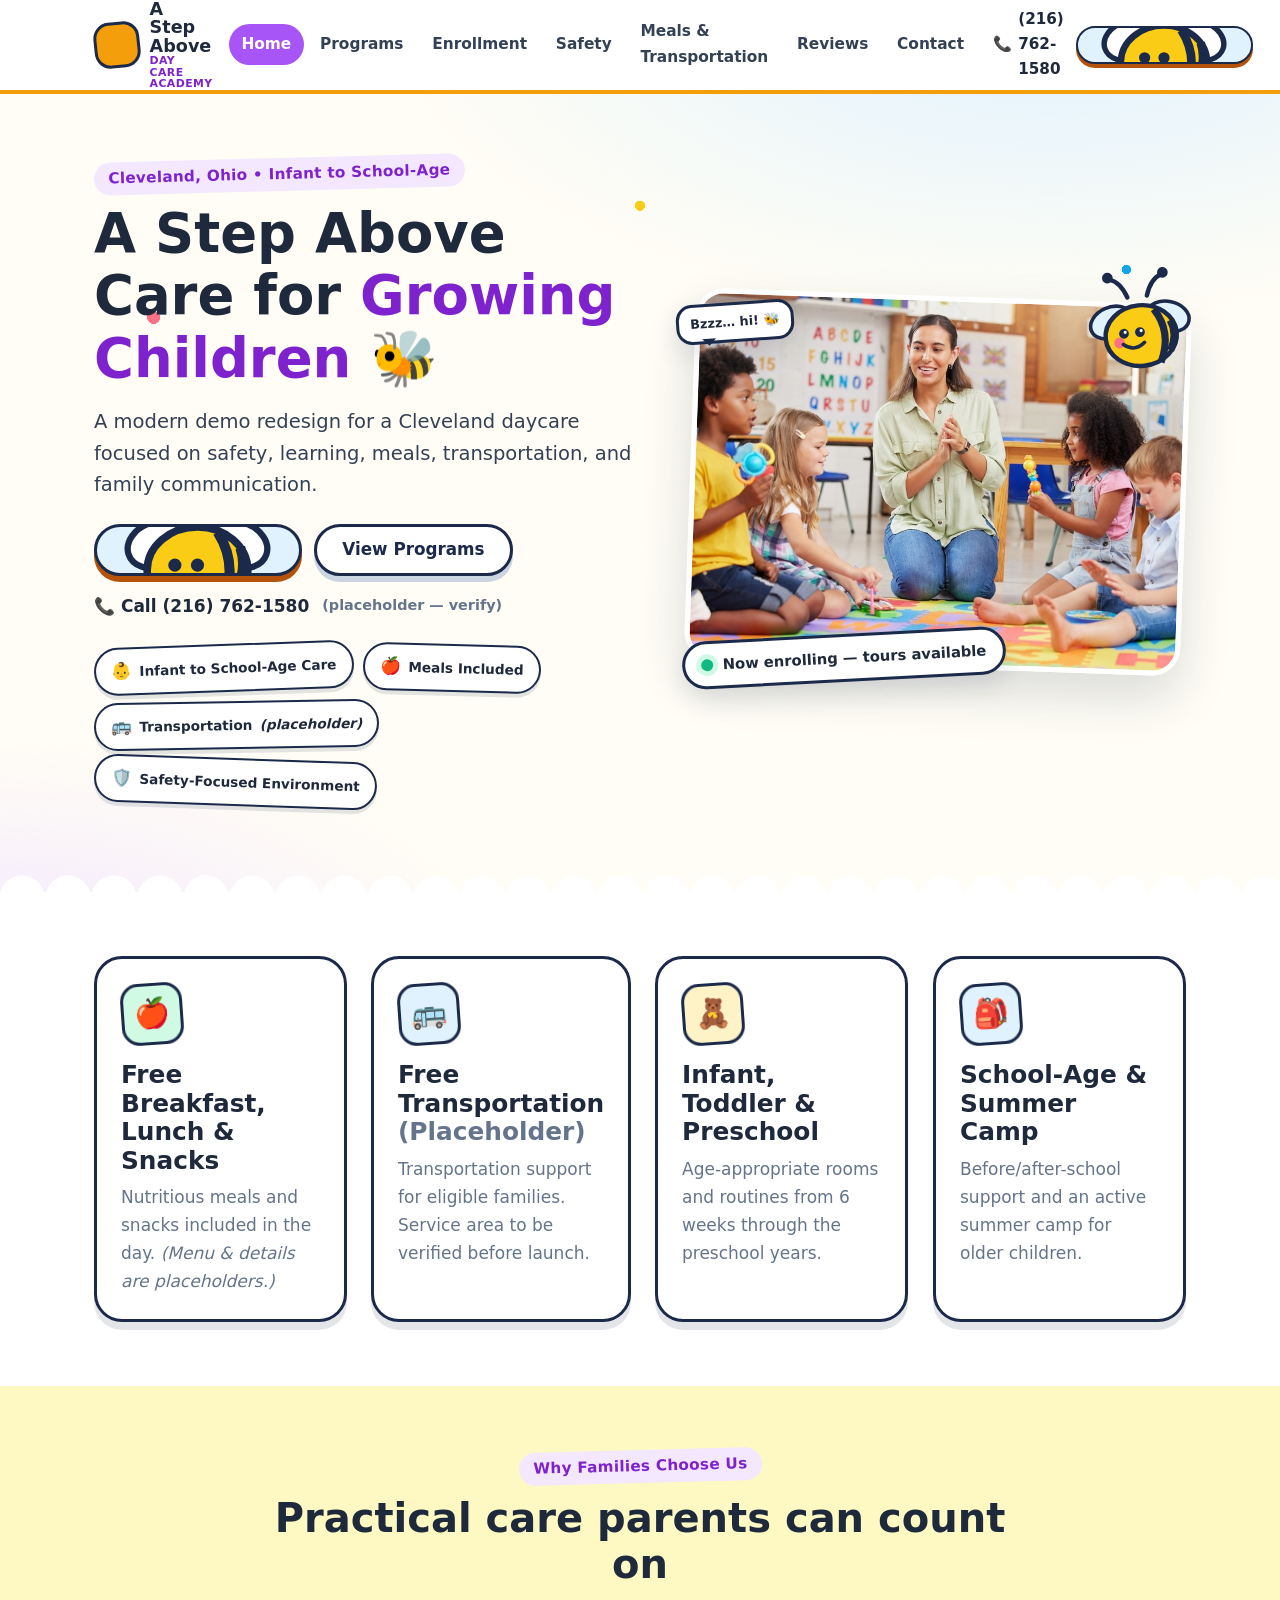
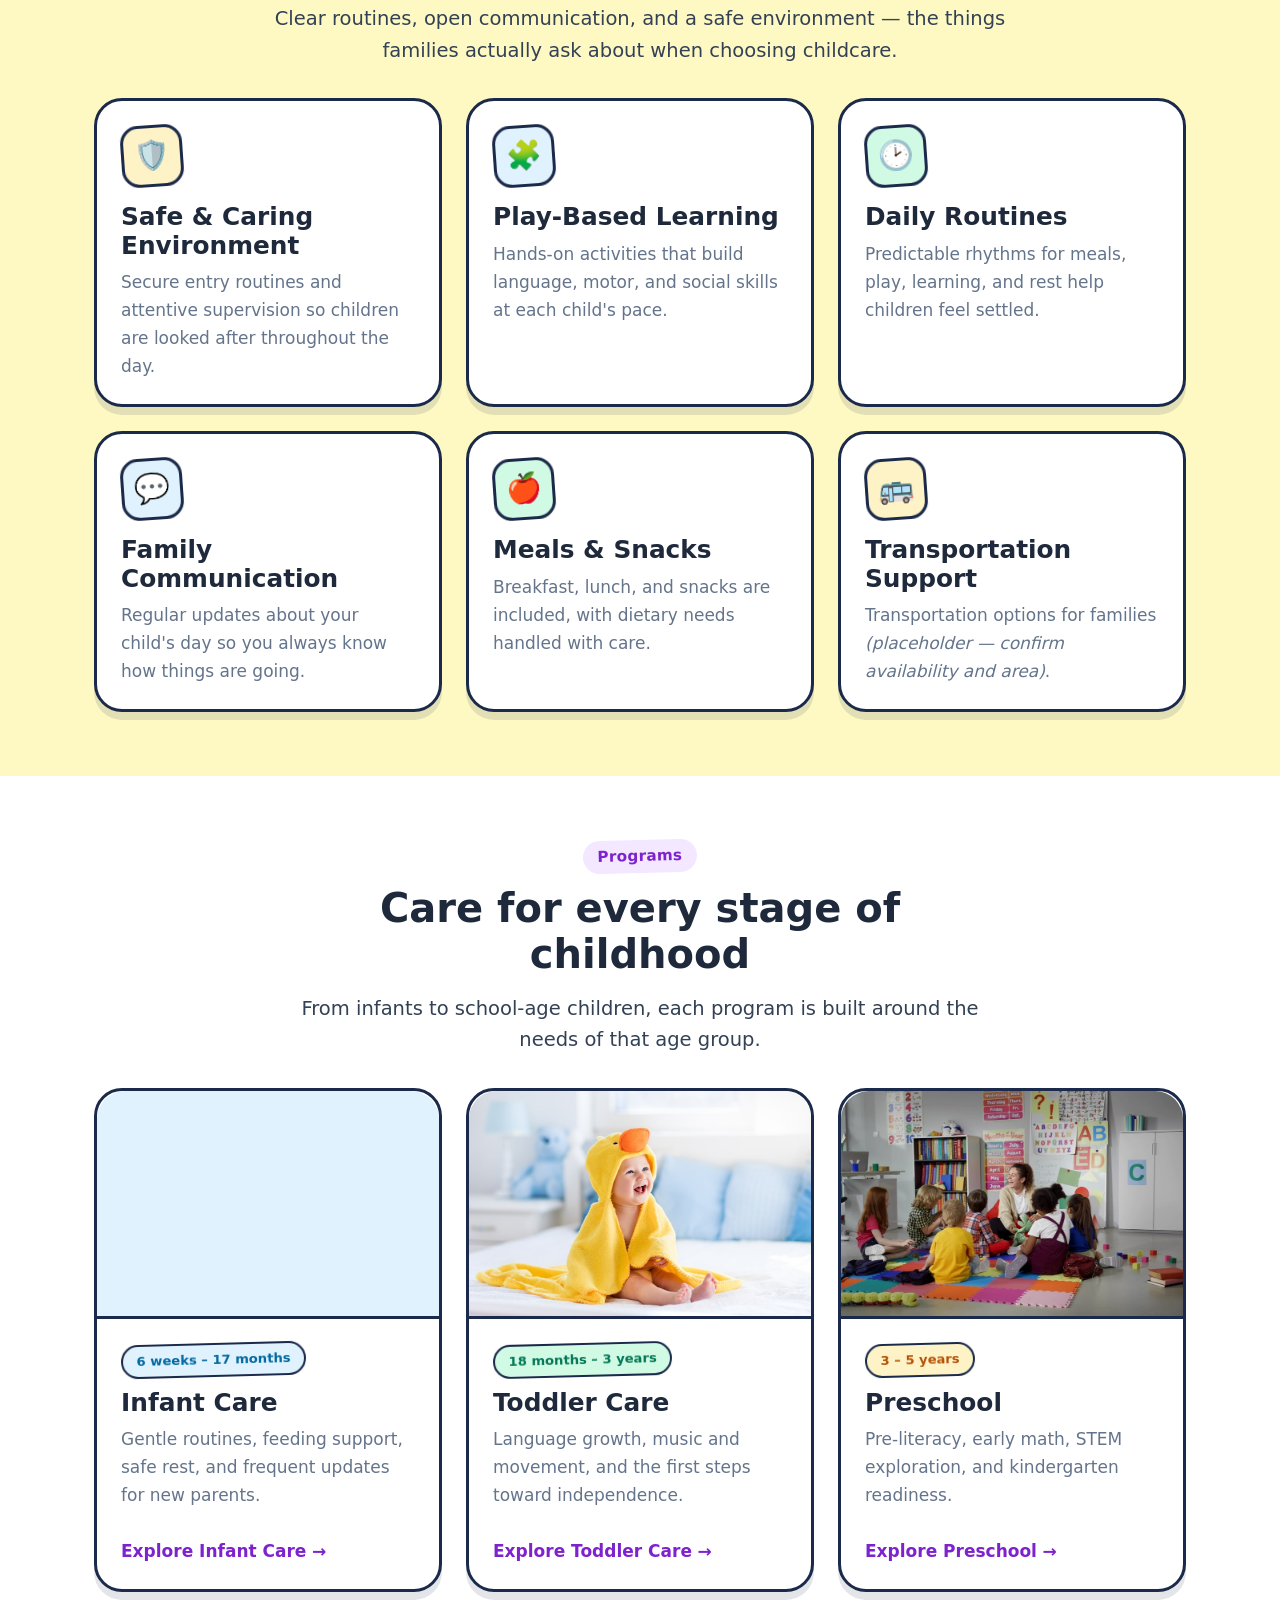
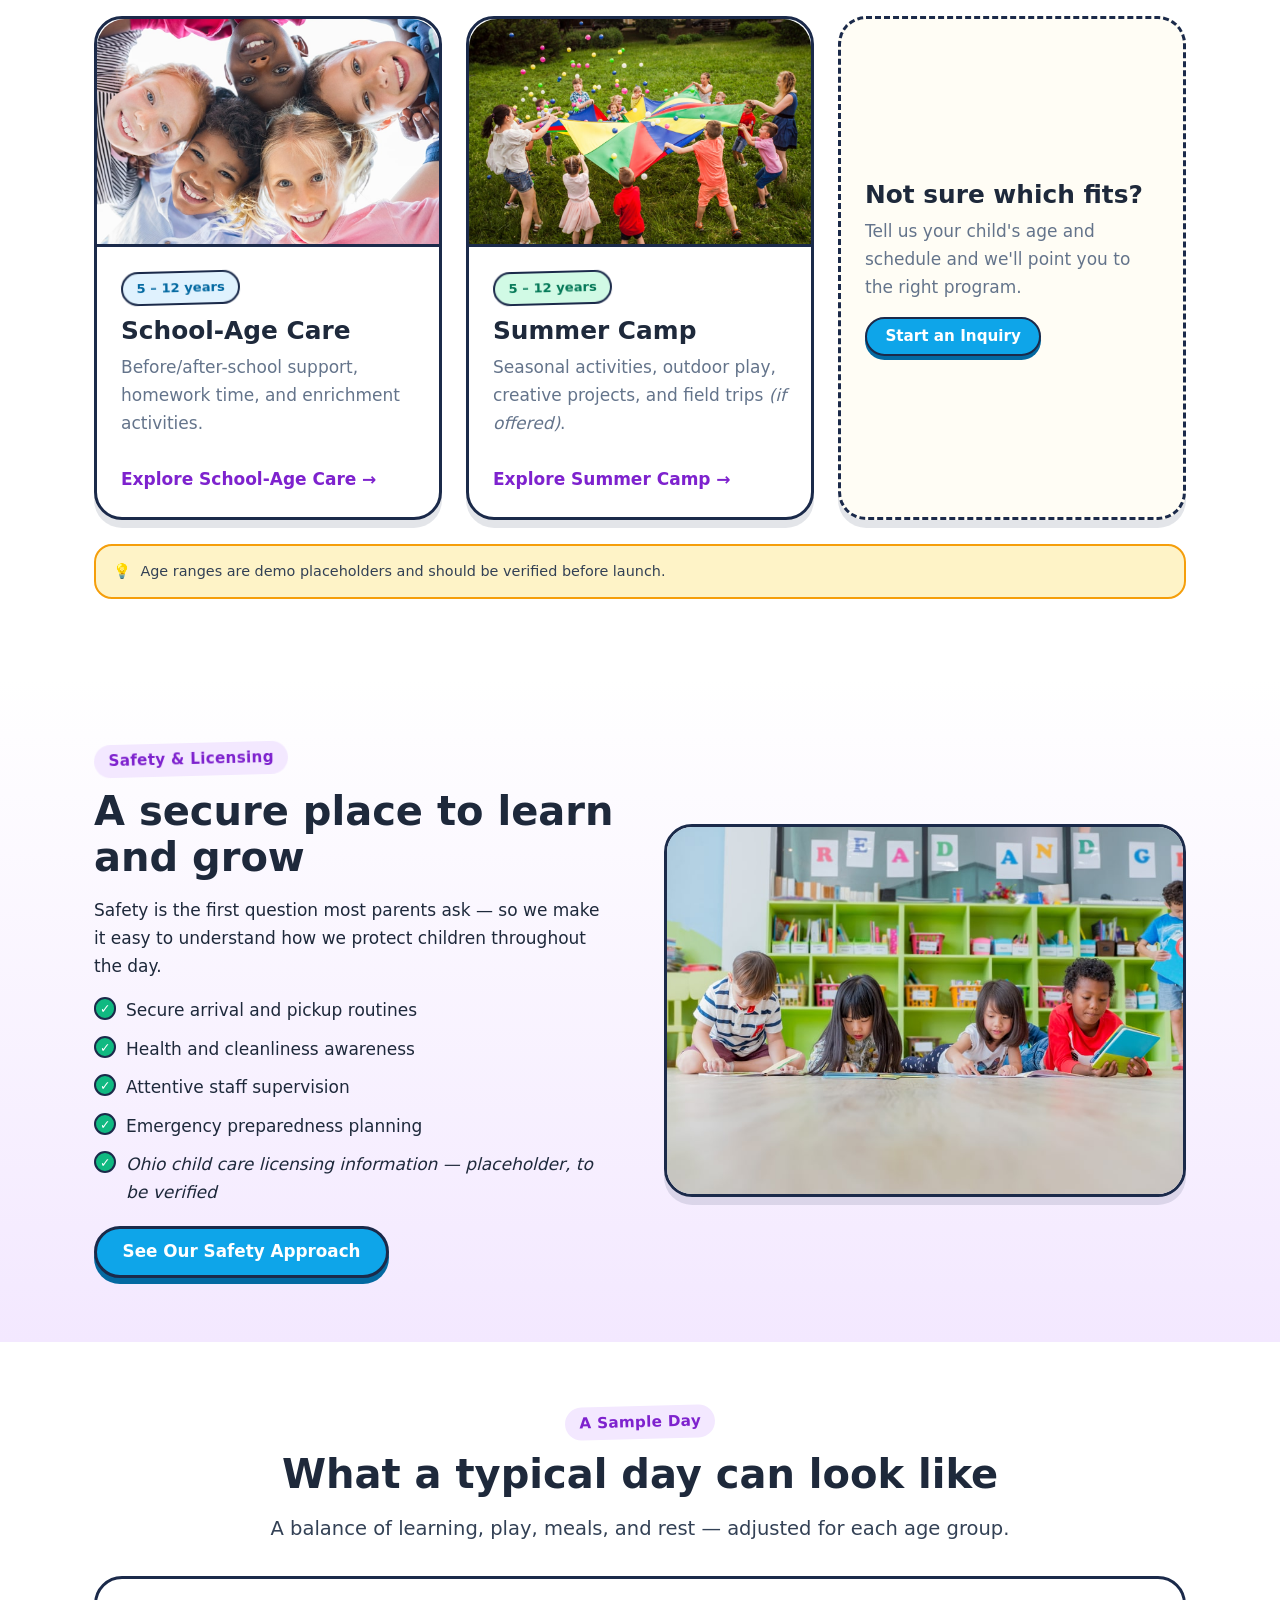
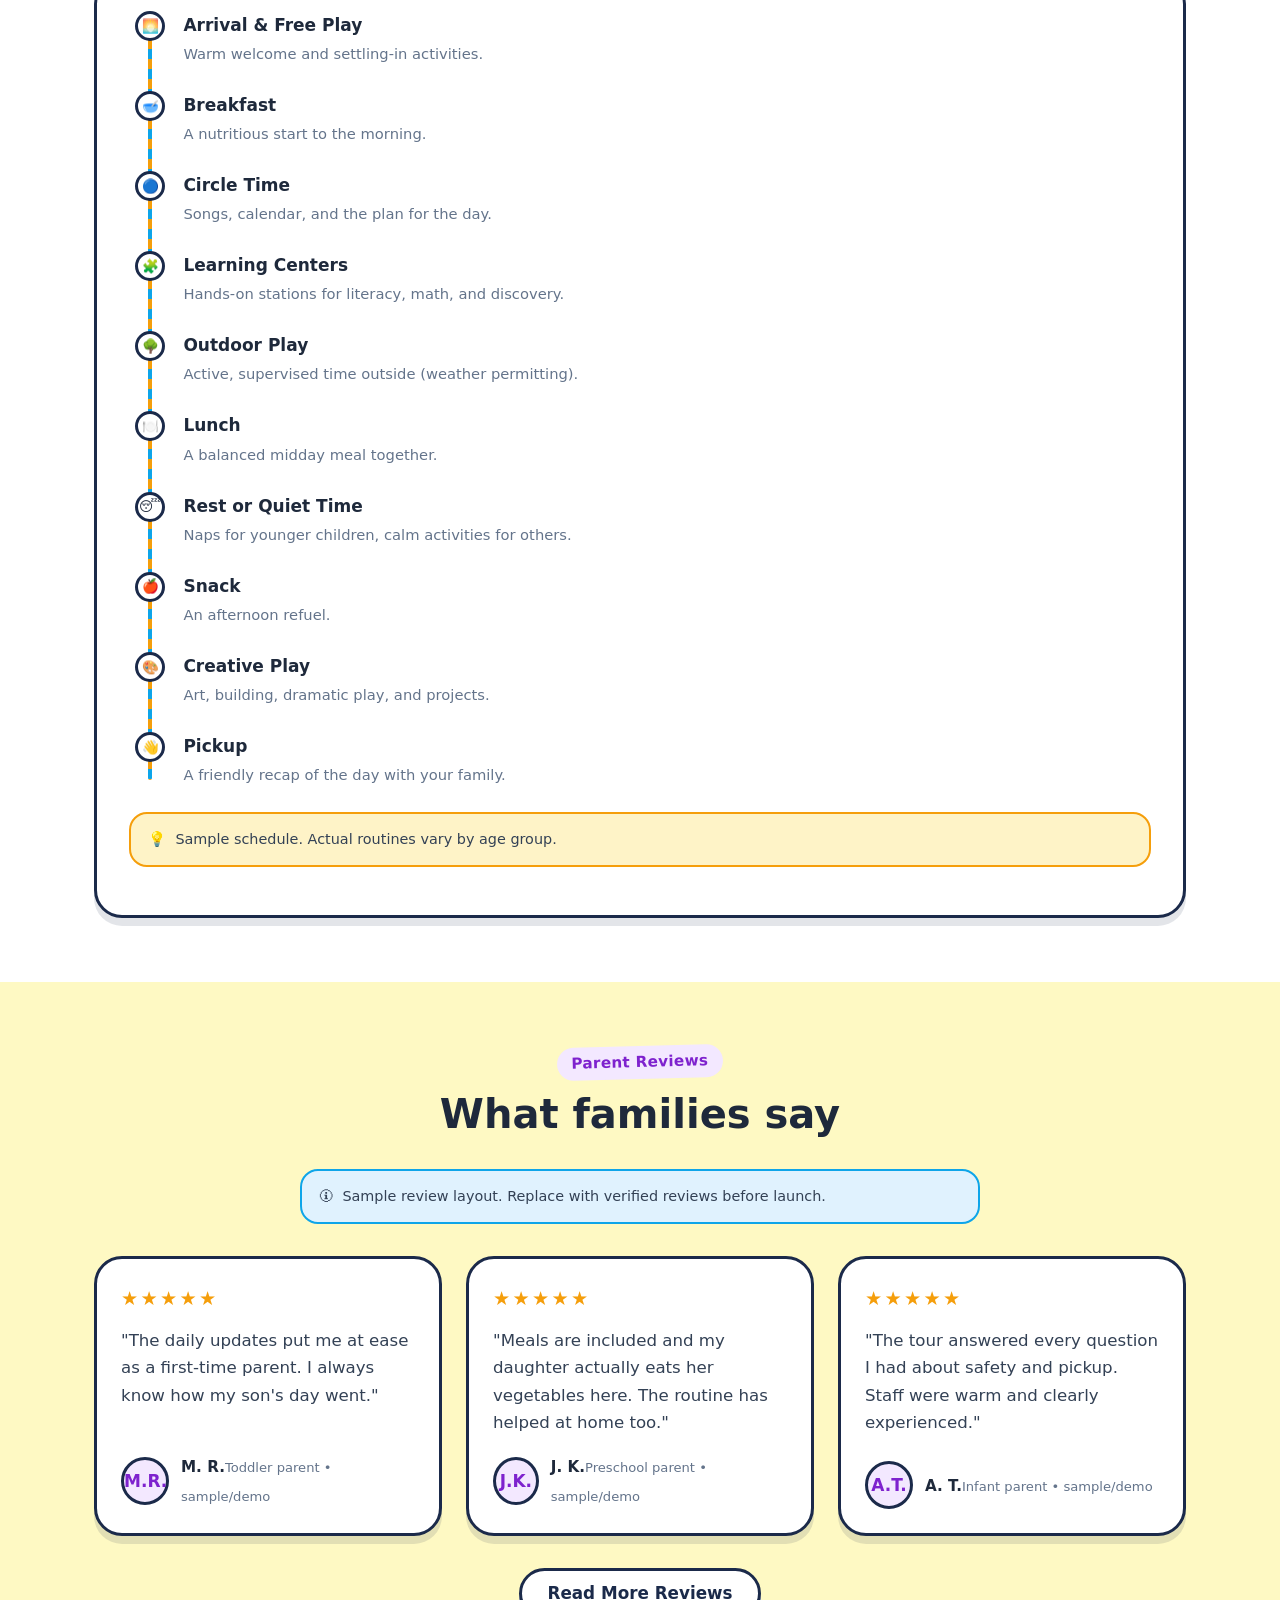
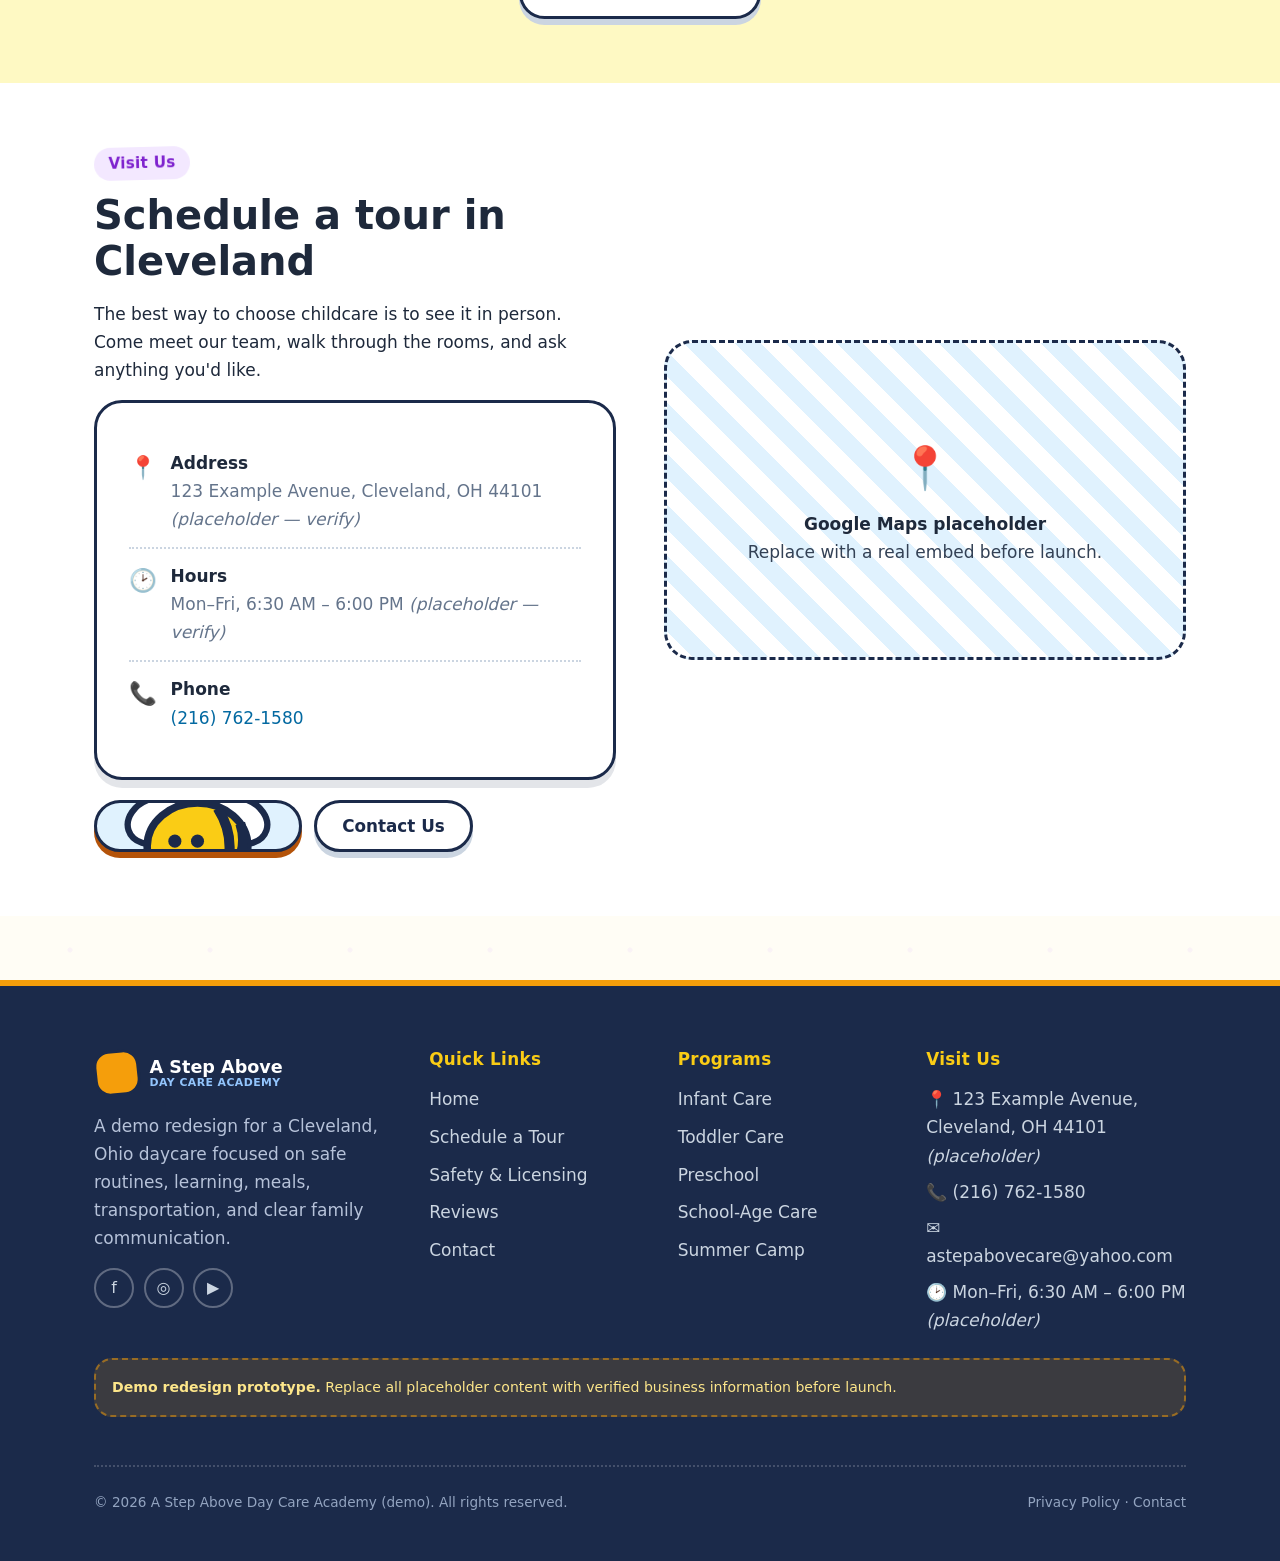
<file: index.html>
<!DOCTYPE html>
<html lang="en">
<head>
  <meta charset="UTF-8" />
  <meta name="viewport" content="width=device-width, initial-scale=1" />

  <title>A Step Above Day Care Academy | Childcare in Cleveland, Ohio</title>
  <meta name="description" content="A Step Above Day Care Academy in Cleveland, Ohio — a modern demo redesign offering infant, toddler, preschool, school-age care and summer camp with meals included and transportation support. Schedule a tour." />

  <!-- Open Graph -->
  <meta property="og:type" content="website" />
  <meta property="og:title" content="A Step Above Day Care Academy | Childcare in Cleveland, Ohio" />
  <meta property="og:description" content="Safe routines, age-appropriate learning, meals included and transportation support for Cleveland families. Schedule a tour today." />
  <meta property="og:image" content="https://picsum.photos/seed/daycare-og/1200/630" />
  <meta property="og:url" content="https://daycare.perinet.org/index.html" />
  <meta name="twitter:card" content="summary_large_image" />

  <!-- Favicon: inline SVG bee (childcare themed) -->
  <link rel="icon" href="data:image/svg+xml,%3Csvg xmlns='http://www.w3.org/2000/svg' viewBox='0 0 64 64'%3E%3Crect width='64' height='64' rx='14' fill='%23E0F2FE'/%3E%3Cg transform='translate(6 7) scale(0.8)'%3E%3Cpath d='M27 17 q-3 -9 -9 -11' fill='none' stroke='%231B2A4A' stroke-width='3' stroke-linecap='round'/%3E%3Cpath d='M37 17 q3 -9 9 -11' fill='none' stroke='%231B2A4A' stroke-width='3' stroke-linecap='round'/%3E%3Ccircle cx='17' cy='5' r='3' fill='%231B2A4A'/%3E%3Ccircle cx='47' cy='5' r='3' fill='%231B2A4A'/%3E%3Cellipse cx='16' cy='30' rx='12' ry='9' fill='%23fff' stroke='%231B2A4A' stroke-width='2.5' transform='rotate(-18 16 30)'/%3E%3Cellipse cx='48' cy='30' rx='12' ry='9' fill='%23fff' stroke='%231B2A4A' stroke-width='2.5' transform='rotate(18 48 30)'/%3E%3Cellipse cx='32' cy='40' rx='20' ry='17' fill='%23FACC15' stroke='%231B2A4A' stroke-width='3'/%3E%3Cpath d='M40 25 q9 14 1 30' fill='none' stroke='%231B2A4A' stroke-width='4'/%3E%3Cpath d='M49 31 q3 9 -2 17' fill='none' stroke='%231B2A4A' stroke-width='4'/%3E%3Ccircle cx='23' cy='38' r='2.6' fill='%231B2A4A'/%3E%3Ccircle cx='32' cy='38' r='2.6' fill='%231B2A4A'/%3E%3Cpath d='M21 45 q7 6 15 0' fill='none' stroke='%231B2A4A' stroke-width='3' stroke-linecap='round'/%3E%3Ccircle cx='18' cy='44' r='3' fill='%23FB7185'/%3E%3C/g%3E%3C/svg%3E" />

  <link rel="stylesheet" href="assets/css/styles.css" />
  <script src="assets/js/site.js" defer></script>
</head>
<body>
  <a class="skip-link" href="#main">Skip to main content</a>

  <!-- ============================ HEADER ============================ -->
  <header class="site-header">
    <div class="container header-inner">
      <a class="logo" href="index.html" aria-label="A Step Above Day Care Academy — home">
        <span class="logo-mark" aria-hidden="true">🐝</span>
        <span class="logo-text">A Step Above<small>Day Care Academy</small></span>
      </a>

      <button class="nav-toggle" aria-expanded="false" aria-controls="primary-nav" aria-label="Open navigation menu">
        <span aria-hidden="true"></span>
      </button>

      <nav class="main-nav" id="primary-nav" aria-label="Primary">
        <ul class="nav-list">
          <li><a href="index.html">Home</a></li>
          <li><a href="programs.html">Programs</a></li>
          <li><a href="enrollment.html">Enrollment</a></li>
          <li><a href="safety.html">Safety</a></li>
          <li><a href="meals-transportation.html">Meals &amp; Transportation</a></li>
          <li><a href="reviews.html">Reviews</a></li>
          <li><a href="contact.html">Contact</a></li>
        </ul>
        <div class="header-cta">
          <!-- Phone visible on existing site; verify before launch -->
          <a class="header-phone" href="tel:+12167621580" aria-label="Call us at (216) 762-1580">📞 <span class="num">(216) 762-1580</span></a>
          <a class="btn btn--primary btn--sm" href="enrollment.html">Schedule a Tour</a>
        </div>
      </nav>
    </div>
  </header>

  <main id="main">

    <!-- ============================ 1. HERO ============================ -->
    <section class="hero">
      <div class="container hero-grid">
        <div class="hero-copy">
          <p class="eyebrow">Cleveland, Ohio • Infant to School-Age</p>
          <h1>A Step Above Care for <span class="pop">Growing Children</span> 🐝</h1>
          <p class="lead">A modern demo redesign for a Cleveland daycare focused on safety, learning, meals, transportation, and family communication.</p>

          <div class="hero-cta btn-row">
            <a class="btn btn--primary" href="enrollment.html">Schedule a Tour</a>
            <a class="btn btn--ghost" href="programs.html">View Programs</a>
          </div>
          <p><a class="hero-phone" href="tel:+12167621580">📞 Call (216) 762-1580 <span class="muted small">&nbsp;(placeholder — verify)</span></a></p>

          <div class="trust-badges" style="margin-top:1.5rem">
            <span class="badge"><span aria-hidden="true">👶</span> Infant to School-Age Care</span>
            <span class="badge"><span aria-hidden="true">🍎</span> Meals Included</span>
            <span class="badge"><span aria-hidden="true">🚌</span> Transportation <em>(placeholder)</em></span>
            <span class="badge"><span aria-hidden="true">🛡️</span> Safety-Focused Environment</span>
          </div>
        </div>

        <div class="hero-media">
          <!-- Photo from the existing astepabovedaycare.com site. Confirm photo/consent rights before production launch. -->
          <img class="photo" src="assets/img/hero-classroom.jpg" width="1000" height="654" loading="eager" decoding="async" alt="A teacher singing and playing with a group of preschool children at A Step Above Day Care Academy." />
          <!-- Friendly bee mascot (decorative, built with inline SVG) -->
          <div class="mascot-wrap" aria-hidden="true">
            <svg class="mascot" viewBox="0 0 130 130" role="img" aria-label="Buzzy the bee mascot">
              <g transform="rotate(-6 65 65)">
                <path d="M54 34 q-6 -18 -18 -22" fill="none" stroke="#1B2A4A" stroke-width="5" stroke-linecap="round"/>
                <path d="M76 34 q6 -18 18 -22" fill="none" stroke="#1B2A4A" stroke-width="5" stroke-linecap="round"/>
                <circle cx="34" cy="10" r="6" fill="#1B2A4A"/>
                <circle cx="96" cy="10" r="6" fill="#1B2A4A"/>
                <ellipse cx="33" cy="60" rx="24" ry="17" fill="#E0F2FE" stroke="#1B2A4A" stroke-width="4" transform="rotate(-18 33 60)"/>
                <ellipse cx="97" cy="60" rx="24" ry="17" fill="#E0F2FE" stroke="#1B2A4A" stroke-width="4" transform="rotate(18 97 60)"/>
                <ellipse cx="65" cy="78" rx="40" ry="34" fill="#FACC15" stroke="#1B2A4A" stroke-width="5"/>
                <path d="M82 50 q18 28 2 60" fill="none" stroke="#1B2A4A" stroke-width="8"/>
                <path d="M99 64 q7 16 -3 34" fill="none" stroke="#1B2A4A" stroke-width="8"/>
                <circle cx="40" cy="84" r="6" fill="#FB7185"/>
                <circle cx="46" cy="74" r="5.5" fill="#1B2A4A"/>
                <circle cx="64" cy="74" r="5.5" fill="#1B2A4A"/>
                <circle cx="47.5" cy="72.5" r="1.8" fill="#fff"/>
                <circle cx="65.5" cy="72.5" r="1.8" fill="#fff"/>
                <path d="M44 86 q12 10 24 0" fill="none" stroke="#1B2A4A" stroke-width="4" stroke-linecap="round"/>
              </g>
            </svg>
          </div>
          <div class="speech" aria-hidden="true">Bzzz… hi! 🐝</div>

          <div class="hero-float">
            <span class="dot" aria-hidden="true"></span> Now enrolling — tours available
          </div>
        </div>
      </div>
    </section>

    <!-- ===================== 2. TRUST & SERVICES BAR ==================== -->
    <section class="section section--white">
      <div class="container">
        <div class="grid grid-4">
          <div class="card card--hover reveal">
            <div class="card-icon emerald" aria-hidden="true">🍎</div>
            <h3>Free Breakfast, Lunch &amp; Snacks</h3>
            <p class="muted">Nutritious meals and snacks included in the day. <em>(Menu &amp; details are placeholders.)</em></p>
          </div>
          <div class="card card--hover reveal">
            <div class="card-icon sky" aria-hidden="true">🚌</div>
            <h3>Free Transportation <span class="muted">(Placeholder)</span></h3>
            <p class="muted">Transportation support for eligible families. Service area to be verified before launch.</p>
          </div>
          <div class="card card--hover reveal">
            <div class="card-icon amber" aria-hidden="true">🧸</div>
            <h3>Infant, Toddler &amp; Preschool</h3>
            <p class="muted">Age-appropriate rooms and routines from 6 weeks through the preschool years.</p>
          </div>
          <div class="card card--hover reveal">
            <div class="card-icon sky" aria-hidden="true">🎒</div>
            <h3>School-Age &amp; Summer Camp</h3>
            <p class="muted">Before/after-school support and an active summer camp for older children.</p>
          </div>
        </div>
      </div>
    </section>

    <!-- ===================== 3. WHY FAMILIES CHOOSE US ================= -->
    <section class="section section--warm">
      <div class="container">
        <div class="section-head center">
          <p class="eyebrow">Why Families Choose Us</p>
          <h2>Practical care parents can count on</h2>
          <p class="lead">Clear routines, open communication, and a safe environment — the things families actually ask about when choosing childcare.</p>
        </div>

        <div class="grid grid-3">
          <div class="card reveal">
            <div class="card-icon" aria-hidden="true">🛡️</div>
            <h3>Safe &amp; Caring Environment</h3>
            <p class="muted">Secure entry routines and attentive supervision so children are looked after throughout the day.</p>
          </div>
          <div class="card reveal">
            <div class="card-icon sky" aria-hidden="true">🧩</div>
            <h3>Play-Based Learning</h3>
            <p class="muted">Hands-on activities that build language, motor, and social skills at each child's pace.</p>
          </div>
          <div class="card reveal">
            <div class="card-icon emerald" aria-hidden="true">🕑</div>
            <h3>Daily Routines</h3>
            <p class="muted">Predictable rhythms for meals, play, learning, and rest help children feel settled.</p>
          </div>
          <div class="card reveal">
            <div class="card-icon sky" aria-hidden="true">💬</div>
            <h3>Family Communication</h3>
            <p class="muted">Regular updates about your child's day so you always know how things are going.</p>
          </div>
          <div class="card reveal">
            <div class="card-icon emerald" aria-hidden="true">🍎</div>
            <h3>Meals &amp; Snacks</h3>
            <p class="muted">Breakfast, lunch, and snacks are included, with dietary needs handled with care.</p>
          </div>
          <div class="card reveal">
            <div class="card-icon" aria-hidden="true">🚌</div>
            <h3>Transportation Support</h3>
            <p class="muted">Transportation options for families <em>(placeholder — confirm availability and area)</em>.</p>
          </div>
        </div>
      </div>
    </section>

    <!-- ===================== 4. PROGRAMS PREVIEW ======================= -->
    <section class="section section--white" id="programs">
      <div class="container">
        <div class="section-head center">
          <p class="eyebrow">Programs</p>
          <h2>Care for every stage of childhood</h2>
          <p class="lead">From infants to school-age children, each program is built around the needs of that age group.</p>
        </div>

        <div class="grid grid-3">
          <article class="card card--hover reveal">
            <div class="card-media">
              <img class="photo" src="assets/img/infant.jpg" width="1000" height="667" loading="lazy" decoding="async" alt="An infant care space at A Step Above Day Care Academy." />
            </div>
            <span class="pill sky">6 weeks – 17 months</span>
            <h3>Infant Care</h3>
            <p class="muted">Gentle routines, feeding support, safe rest, and frequent updates for new parents.</p>
            <a class="card-link" href="programs.html#infant">Explore Infant Care <span aria-hidden="true">→</span></a>
          </article>

          <article class="card card--hover reveal">
            <div class="card-media">
              <img class="photo" src="assets/img/toddler.jpg" width="1000" height="667" loading="lazy" decoding="async" alt="Toddlers playing and learning in the toddler program." />
            </div>
            <span class="pill">18 months – 3 years</span>
            <h3>Toddler Care</h3>
            <p class="muted">Language growth, music and movement, and the first steps toward independence.</p>
            <a class="card-link" href="programs.html#toddler">Explore Toddler Care <span aria-hidden="true">→</span></a>
          </article>

          <article class="card card--hover reveal">
            <div class="card-media">
              <img class="photo" src="assets/img/preschool.jpg" width="1000" height="563" loading="lazy" decoding="async" alt="Preschoolers taking part in classroom learning activities." />
            </div>
            <span class="pill amber">3 – 5 years</span>
            <h3>Preschool</h3>
            <p class="muted">Pre-literacy, early math, STEM exploration, and kindergarten readiness.</p>
            <a class="card-link" href="programs.html#preschool">Explore Preschool <span aria-hidden="true">→</span></a>
          </article>

          <article class="card card--hover reveal">
            <div class="card-media">
              <img class="photo" src="assets/img/schoolage.jpg" width="1000" height="667" loading="lazy" decoding="async" alt="School-age children in the before- and after-school program." />
            </div>
            <span class="pill sky">5 – 12 years</span>
            <h3>School-Age Care</h3>
            <p class="muted">Before/after-school support, homework time, and enrichment activities.</p>
            <a class="card-link" href="programs.html#school-age">Explore School-Age Care <span aria-hidden="true">→</span></a>
          </article>

          <article class="card card--hover reveal">
            <div class="card-media">
              <img class="photo" src="assets/img/summer.jpg" width="1000" height="667" loading="lazy" decoding="async" alt="Children enjoying summer camp activities." />
            </div>
            <span class="pill">5 – 12 years</span>
            <h3>Summer Camp</h3>
            <p class="muted">Seasonal activities, outdoor play, creative projects, and field trips <em>(if offered)</em>.</p>
            <a class="card-link" href="programs.html#summer-camp">Explore Summer Camp <span aria-hidden="true">→</span></a>
          </article>

          <article class="card reveal" style="display:flex;flex-direction:column;justify-content:center;background:var(--bg-warm);border-style:dashed">
            <h3>Not sure which fits?</h3>
            <p class="muted">Tell us your child's age and schedule and we'll point you to the right program.</p>
            <a class="btn btn--sky btn--sm" href="enrollment.html" style="align-self:flex-start">Start an Inquiry</a>
          </article>
        </div>

        <p class="note" style="margin-top:1.5rem">Age ranges are demo placeholders and should be verified before launch.</p>
      </div>
    </section>

    <!-- ===================== 5. SAFETY & LICENSING PREVIEW ============= -->
    <section class="section section--soft">
      <div class="container split">
        <div class="reveal">
          <p class="eyebrow">Safety &amp; Licensing</p>
          <h2>A secure place to learn and grow</h2>
          <p>Safety is the first question most parents ask — so we make it easy to understand how we protect children throughout the day.</p>
          <ul class="check-list">
            <li>Secure arrival and pickup routines</li>
            <li>Health and cleanliness awareness</li>
            <li>Attentive staff supervision</li>
            <li>Emergency preparedness planning</li>
            <li><em>Ohio child care licensing information — placeholder, to be verified</em></li>
          </ul>
          <div class="btn-row" style="margin-top:1.25rem">
            <a class="btn btn--sky" href="safety.html">See Our Safety Approach</a>
          </div>
        </div>
        <div class="reveal">
          <div class="illus-frame"><img class="photo" src="assets/img/group.jpg" width="1000" height="617" loading="lazy" decoding="async" alt="A diverse group of happy children cared for at A Step Above Day Care Academy." /></div>
        </div>
      </div>
    </section>

    <!-- ===================== 6. A SAMPLE DAY ========================== -->
    <section class="section section--white">
      <div class="container">
        <div class="section-head center">
          <p class="eyebrow">A Sample Day</p>
          <h2>What a typical day can look like</h2>
          <p class="lead">A balance of learning, play, meals, and rest — adjusted for each age group.</p>
        </div>

        <div class="timeline-wrap reveal">
          <ol class="timeline">
            <li><span class="time-dot" aria-hidden="true">🌅</span><span class="time-label">Arrival &amp; Free Play</span><span class="time-note">Warm welcome and settling-in activities.</span></li>
            <li><span class="time-dot" aria-hidden="true">🥣</span><span class="time-label">Breakfast</span><span class="time-note">A nutritious start to the morning.</span></li>
            <li><span class="time-dot" aria-hidden="true">🔵</span><span class="time-label">Circle Time</span><span class="time-note">Songs, calendar, and the plan for the day.</span></li>
            <li><span class="time-dot" aria-hidden="true">🧩</span><span class="time-label">Learning Centers</span><span class="time-note">Hands-on stations for literacy, math, and discovery.</span></li>
            <li><span class="time-dot" aria-hidden="true">🌳</span><span class="time-label">Outdoor Play</span><span class="time-note">Active, supervised time outside (weather permitting).</span></li>
            <li><span class="time-dot" aria-hidden="true">🍽️</span><span class="time-label">Lunch</span><span class="time-note">A balanced midday meal together.</span></li>
            <li><span class="time-dot" aria-hidden="true">😴</span><span class="time-label">Rest or Quiet Time</span><span class="time-note">Naps for younger children, calm activities for others.</span></li>
            <li><span class="time-dot" aria-hidden="true">🍎</span><span class="time-label">Snack</span><span class="time-note">An afternoon refuel.</span></li>
            <li><span class="time-dot" aria-hidden="true">🎨</span><span class="time-label">Creative Play</span><span class="time-note">Art, building, dramatic play, and projects.</span></li>
            <li><span class="time-dot" aria-hidden="true">👋</span><span class="time-label">Pickup</span><span class="time-note">A friendly recap of the day with your family.</span></li>
          </ol>
          <p class="note" style="margin-top:1.5rem">Sample schedule. Actual routines vary by age group.</p>
        </div>
      </div>
    </section>

    <!-- ===================== 7. PARENT REVIEWS PREVIEW ================= -->
    <section class="section section--warm">
      <div class="container">
        <div class="section-head center">
          <p class="eyebrow">Parent Reviews</p>
          <h2>What families say</h2>
        </div>
        <p class="note note--demo" style="max-width:680px;margin:0 auto 2rem">Sample review layout. Replace with verified reviews before launch.</p>

        <div class="grid grid-3">
          <div class="review-card reveal">
            <div class="review-stars" aria-hidden="true">★★★★★</div>
            <span class="sr-only">Sample rating: 5 out of 5</span>
            <blockquote>"The daily updates put me at ease as a first-time parent. I always know how my son's day went."</blockquote>
            <div class="review-author">
              <span class="review-avatar" aria-hidden="true">M.R.</span>
              <span><span class="name">M. R.</span><span class="meta">Toddler parent • sample/demo</span></span>
            </div>
          </div>
          <div class="review-card reveal">
            <div class="review-stars" aria-hidden="true">★★★★★</div>
            <span class="sr-only">Sample rating: 5 out of 5</span>
            <blockquote>"Meals are included and my daughter actually eats her vegetables here. The routine has helped at home too."</blockquote>
            <div class="review-author">
              <span class="review-avatar" aria-hidden="true">J.K.</span>
              <span><span class="name">J. K.</span><span class="meta">Preschool parent • sample/demo</span></span>
            </div>
          </div>
          <div class="review-card reveal">
            <div class="review-stars" aria-hidden="true">★★★★★</div>
            <span class="sr-only">Sample rating: 5 out of 5</span>
            <blockquote>"The tour answered every question I had about safety and pickup. Staff were warm and clearly experienced."</blockquote>
            <div class="review-author">
              <span class="review-avatar" aria-hidden="true">A.T.</span>
              <span><span class="name">A. T.</span><span class="meta">Infant parent • sample/demo</span></span>
            </div>
          </div>
        </div>

        <div class="btn-row center" style="margin-top:2rem">
          <a class="btn btn--ghost" href="reviews.html">Read More Reviews</a>
        </div>
      </div>
    </section>

    <!-- ===================== 8. LOCATION & TOUR CTA =================== -->
    <section class="section section--white">
      <div class="container split">
        <div class="reveal">
          <p class="eyebrow">Visit Us</p>
          <h2>Schedule a tour in Cleveland</h2>
          <p>The best way to choose childcare is to see it in person. Come meet our team, walk through the rooms, and ask anything you'd like.</p>

          <div class="info-panel" style="margin-top:1rem">
            <div class="info-row">
              <span class="info-ico" aria-hidden="true">📍</span>
              <span><span class="info-label">Address</span><span class="muted">123 Example Avenue, Cleveland, OH 44101 <em>(placeholder — verify)</em></span></span>
            </div>
            <div class="info-row">
              <span class="info-ico" aria-hidden="true">🕑</span>
              <span><span class="info-label">Hours</span><span class="muted">Mon–Fri, 6:30 AM – 6:00 PM <em>(placeholder — verify)</em></span></span>
            </div>
            <div class="info-row">
              <span class="info-ico" aria-hidden="true">📞</span>
              <span><span class="info-label">Phone</span><a href="tel:+12167621580">(216) 762-1580</a></span>
            </div>
          </div>

          <div class="btn-row" style="margin-top:1.25rem">
            <a class="btn btn--primary" href="enrollment.html">Schedule a Tour</a>
            <a class="btn btn--ghost" href="contact.html">Contact Us</a>
          </div>
        </div>

        <div class="reveal">
          <!-- Map placeholder. Replace with a real Google Maps embed before launch. -->
          <div class="map-placeholder" role="img" aria-label="Map placeholder for the Cleveland location. A real map embed will appear here before launch.">
            <div>
              <div class="map-pin" aria-hidden="true">📍</div>
              <strong>Google Maps placeholder</strong>
              Replace with a real embed before launch.
            </div>
          </div>
        </div>
      </div>
    </section>

  </main>

  <!-- ============================ FOOTER ============================ -->
  <footer class="site-footer">
    <div class="container">
      <div class="footer-grid">
        <div class="footer-brand">
          <a class="logo" href="index.html" aria-label="A Step Above Day Care Academy — home">
            <span class="logo-mark" aria-hidden="true">🐝</span>
            <span class="logo-text">A Step Above<small>Day Care Academy</small></span>
          </a>
          <p>A demo redesign for a Cleveland, Ohio daycare focused on safe routines, learning, meals, transportation, and clear family communication.</p>
          <div class="footer-social" aria-label="Social media (placeholder links)">
            <a href="#" aria-label="Facebook (placeholder)">f</a>
            <a href="#" aria-label="Instagram (placeholder)">◎</a>
            <a href="#" aria-label="YouTube (placeholder)">▶</a>
          </div>
        </div>

        <nav aria-label="Quick links">
          <h4>Quick Links</h4>
          <ul class="footer-links">
            <li><a href="index.html">Home</a></li>
            <li><a href="enrollment.html">Schedule a Tour</a></li>
            <li><a href="safety.html">Safety &amp; Licensing</a></li>
            <li><a href="reviews.html">Reviews</a></li>
            <li><a href="contact.html">Contact</a></li>
          </ul>
        </nav>

        <nav aria-label="Programs">
          <h4>Programs</h4>
          <ul class="footer-links">
            <li><a href="programs.html#infant">Infant Care</a></li>
            <li><a href="programs.html#toddler">Toddler Care</a></li>
            <li><a href="programs.html#preschool">Preschool</a></li>
            <li><a href="programs.html#school-age">School-Age Care</a></li>
            <li><a href="programs.html#summer-camp">Summer Camp</a></li>
          </ul>
        </nav>

        <div class="footer-contact">
          <h4>Visit Us</h4>
          <p>📍 123 Example Avenue,<br />Cleveland, OH 44101 <em>(placeholder)</em></p>
          <p>📞 <a href="tel:+12167621580">(216) 762-1580</a></p>
          <p>✉️ <a href="mailto:astepabovecare@yahoo.com">astepabovecare@yahoo.com</a></p>
          <p>🕑 Mon–Fri, 6:30 AM – 6:00 PM <em>(placeholder)</em></p>
        </div>
      </div>

      <div class="footer-disclaimer">
        <strong>Demo redesign prototype.</strong> Replace all placeholder content with verified business information before launch.
      </div>

      <div class="footer-bottom">
        <p>© <span data-year>2026</span> A Step Above Day Care Academy (demo). All rights reserved.</p>
        <p><a href="privacy.html">Privacy Policy</a> · <a href="contact.html">Contact</a></p>
      </div>
    </div>
  </footer>

  <!--
    Demo structured data. Replace with verified business data before launch.
    Note: aggregateRating is intentionally omitted (no verified rating).
  -->
  <script type="application/ld+json">
  {
    "@context": "https://schema.org",
    "@type": "ChildCare",
    "name": "A Step Above Day Care Academy",
    "description": "Childcare and early childhood education in Cleveland, Ohio offering infant, toddler, preschool, school-age care and summer camp.",
    "url": "https://daycare.perinet.org/",
    "telephone": "+1-216-762-1580",
    "email": "astepabovecare@yahoo.com",
    "image": "https://picsum.photos/seed/daycare-og/1200/630",
    "address": {
      "@type": "PostalAddress",
      "streetAddress": "123 Example Avenue (placeholder)",
      "addressLocality": "Cleveland",
      "addressRegion": "OH",
      "postalCode": "44101",
      "addressCountry": "US"
    },
    "areaServed": "Cleveland, Ohio (placeholder)",
    "openingHoursSpecification": [{
      "@type": "OpeningHoursSpecification",
      "dayOfWeek": ["Monday","Tuesday","Wednesday","Thursday","Friday"],
      "opens": "06:30",
      "closes": "18:00"
    }]
  }
  </script>
</body>
</html>
</file>
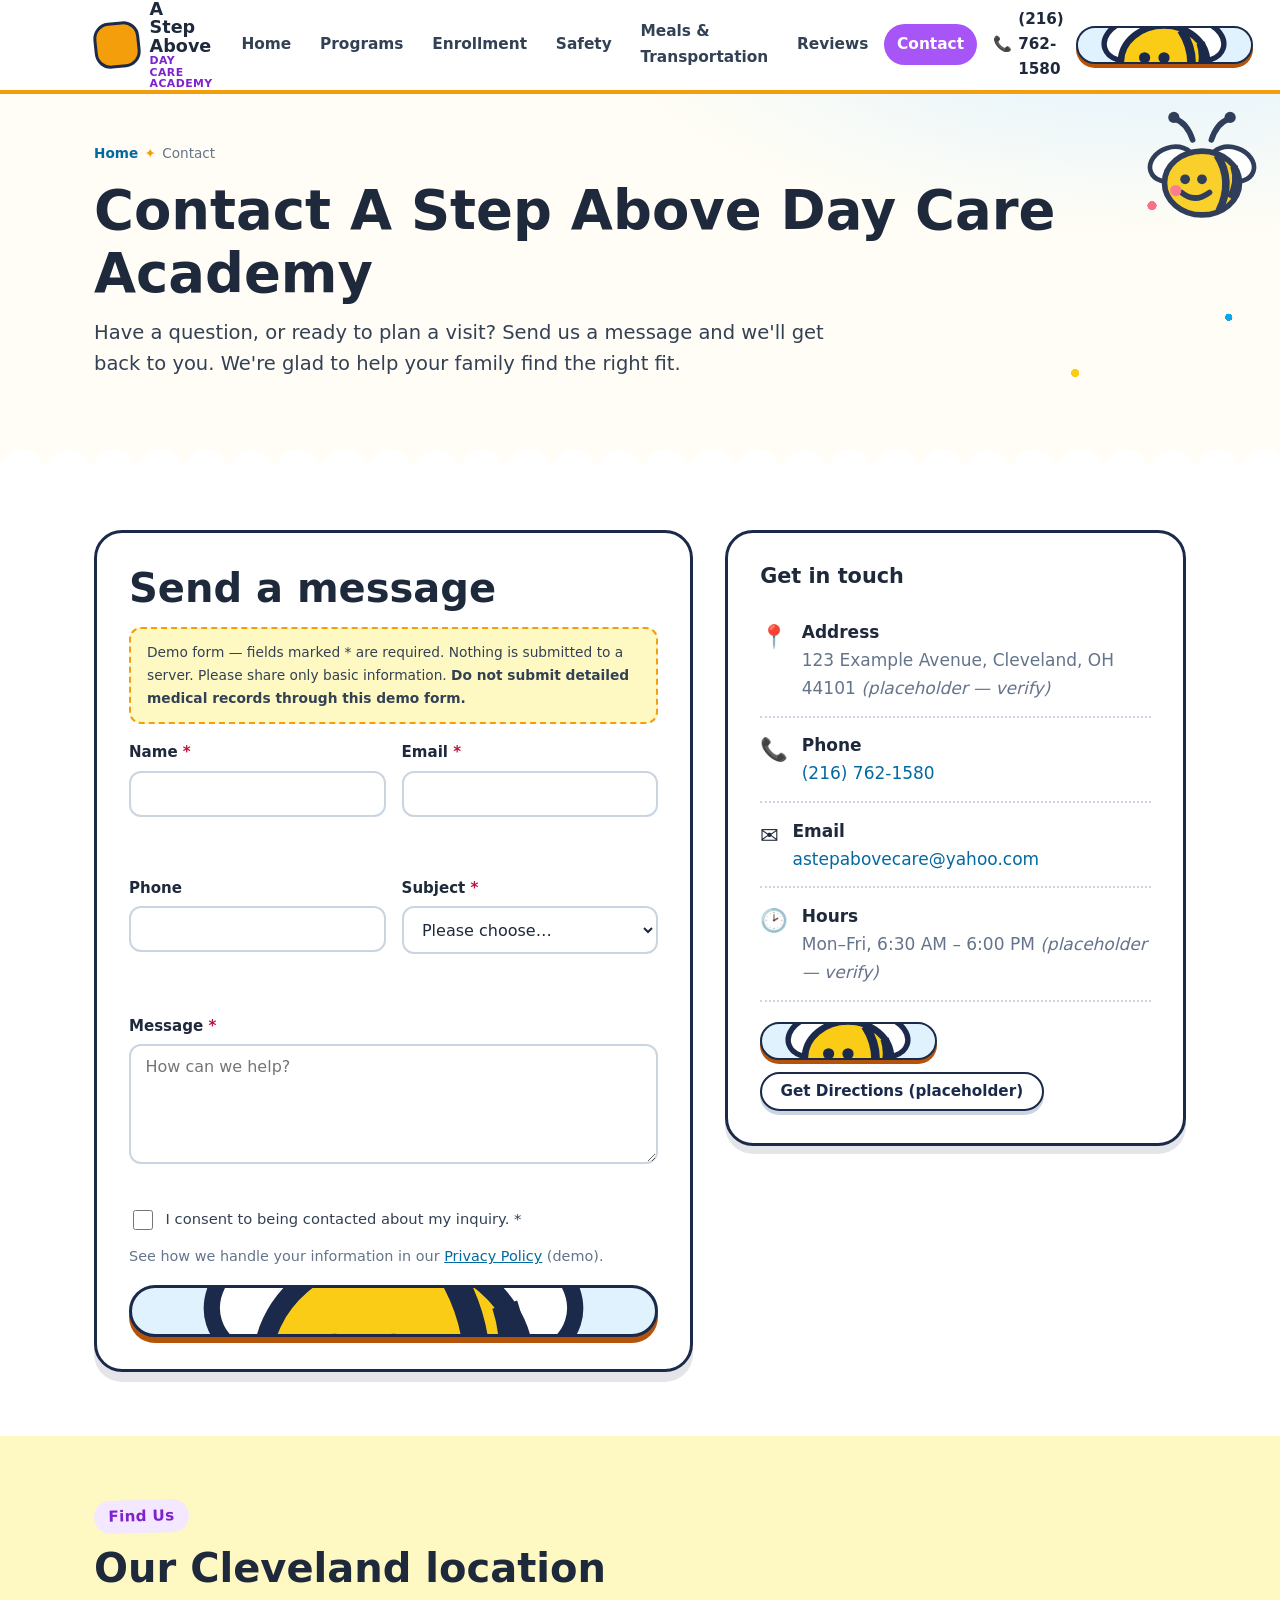
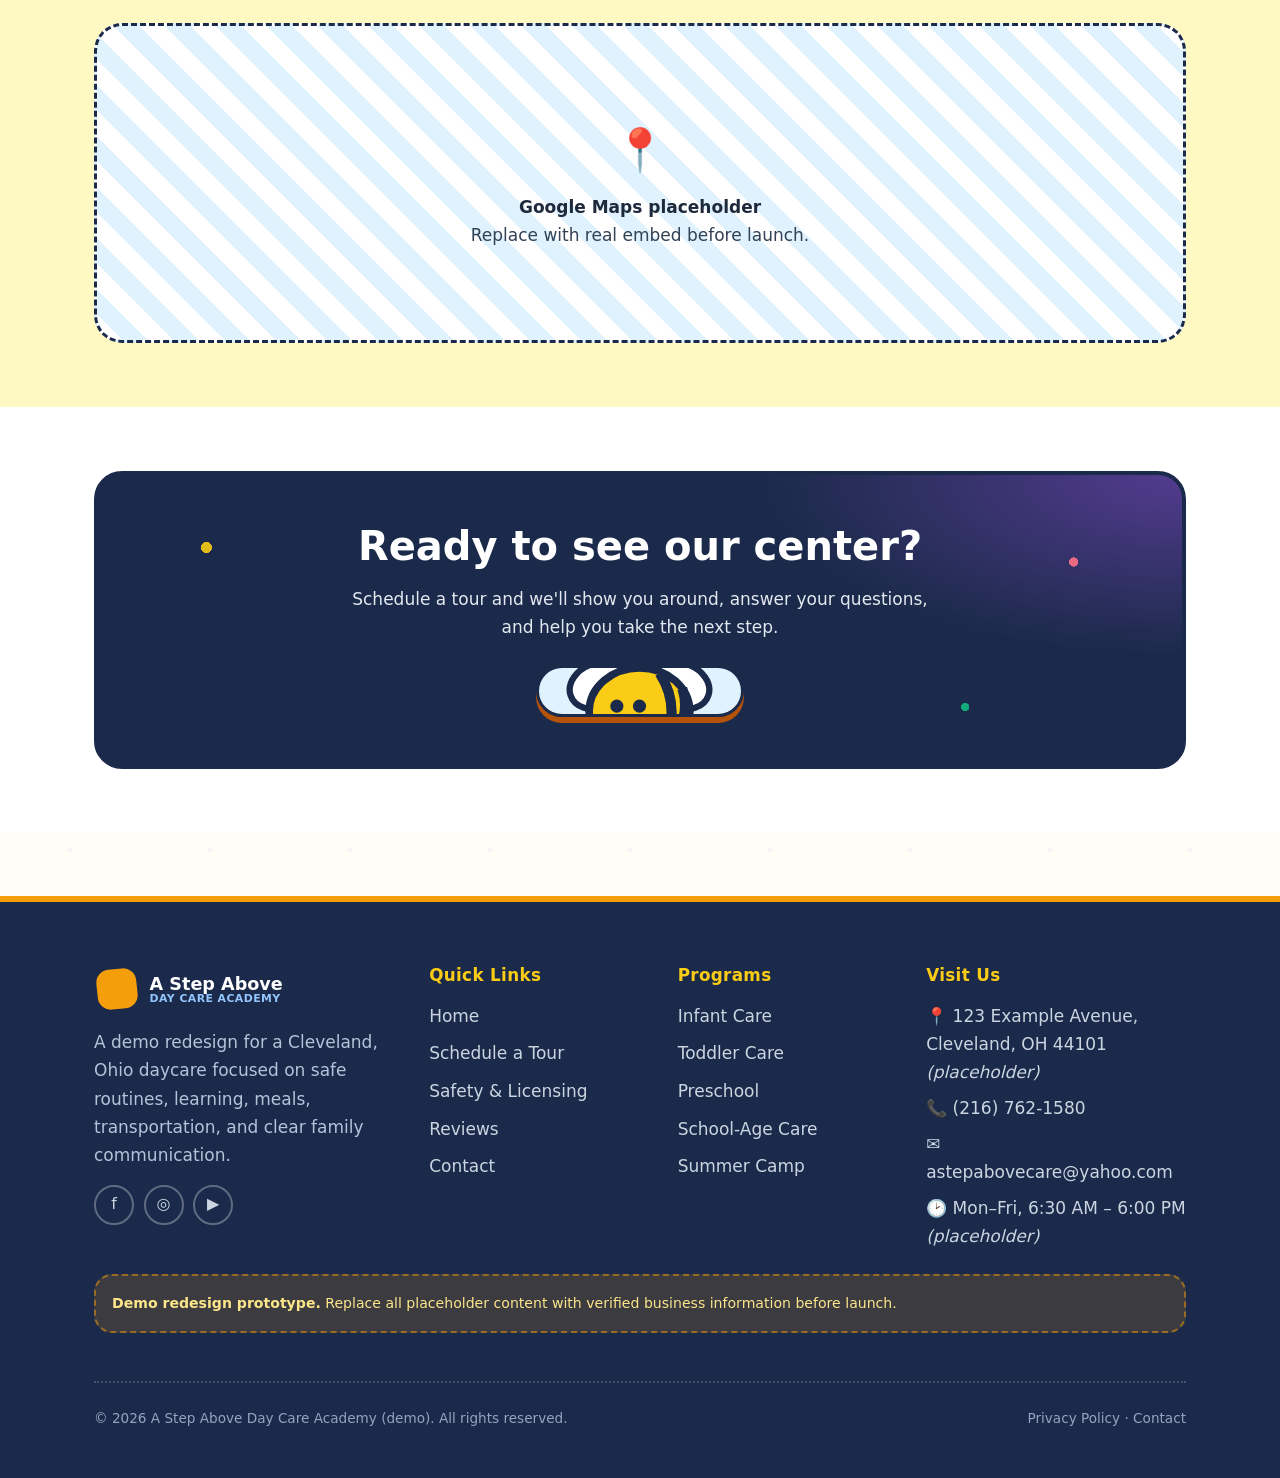
<file: contact.html>
<!DOCTYPE html>
<html lang="en">
<head>
  <meta charset="UTF-8" />
  <meta name="viewport" content="width=device-width, initial-scale=1" />

  <title>Contact &amp; Location | A Step Above Day Care Academy — Cleveland, Ohio</title>
  <meta name="description" content="Contact A Step Above Day Care Academy in Cleveland, Ohio. Phone, email, hours, location and a demo contact form. Schedule a tour or ask a question. (Demo redesign.)" />

  <meta property="og:type" content="website" />
  <meta property="og:title" content="Contact & Location | A Step Above Day Care Academy" />
  <meta property="og:description" content="Reach our Cleveland team by phone, email, or the contact form. Schedule a tour today." />
  <meta property="og:image" content="https://picsum.photos/seed/daycare-og-contact/1200/630" />
  <meta property="og:url" content="https://daycare.perinet.org/contact.html" />
  <meta name="twitter:card" content="summary_large_image" />

  <link rel="icon" href="data:image/svg+xml,%3Csvg xmlns='http://www.w3.org/2000/svg' viewBox='0 0 64 64'%3E%3Crect width='64' height='64' rx='14' fill='%23E0F2FE'/%3E%3Cg transform='translate(6 7) scale(0.8)'%3E%3Cpath d='M27 17 q-3 -9 -9 -11' fill='none' stroke='%231B2A4A' stroke-width='3' stroke-linecap='round'/%3E%3Cpath d='M37 17 q3 -9 9 -11' fill='none' stroke='%231B2A4A' stroke-width='3' stroke-linecap='round'/%3E%3Ccircle cx='17' cy='5' r='3' fill='%231B2A4A'/%3E%3Ccircle cx='47' cy='5' r='3' fill='%231B2A4A'/%3E%3Cellipse cx='16' cy='30' rx='12' ry='9' fill='%23fff' stroke='%231B2A4A' stroke-width='2.5' transform='rotate(-18 16 30)'/%3E%3Cellipse cx='48' cy='30' rx='12' ry='9' fill='%23fff' stroke='%231B2A4A' stroke-width='2.5' transform='rotate(18 48 30)'/%3E%3Cellipse cx='32' cy='40' rx='20' ry='17' fill='%23FACC15' stroke='%231B2A4A' stroke-width='3'/%3E%3Cpath d='M40 25 q9 14 1 30' fill='none' stroke='%231B2A4A' stroke-width='4'/%3E%3Cpath d='M49 31 q3 9 -2 17' fill='none' stroke='%231B2A4A' stroke-width='4'/%3E%3Ccircle cx='23' cy='38' r='2.6' fill='%231B2A4A'/%3E%3Ccircle cx='32' cy='38' r='2.6' fill='%231B2A4A'/%3E%3Cpath d='M21 45 q7 6 15 0' fill='none' stroke='%231B2A4A' stroke-width='3' stroke-linecap='round'/%3E%3Ccircle cx='18' cy='44' r='3' fill='%23FB7185'/%3E%3C/g%3E%3C/svg%3E" />

  <link rel="stylesheet" href="assets/css/styles.css" />
  <script src="assets/js/site.js" defer></script>
</head>
<body>
  <a class="skip-link" href="#main">Skip to main content</a>

  <header class="site-header">
    <div class="container header-inner">
      <a class="logo" href="index.html" aria-label="A Step Above Day Care Academy — home">
        <span class="logo-mark" aria-hidden="true">🐝</span>
        <span class="logo-text">A Step Above<small>Day Care Academy</small></span>
      </a>
      <button class="nav-toggle" aria-expanded="false" aria-controls="primary-nav" aria-label="Open navigation menu">
        <span aria-hidden="true"></span>
      </button>
      <nav class="main-nav" id="primary-nav" aria-label="Primary">
        <ul class="nav-list">
          <li><a href="index.html">Home</a></li>
          <li><a href="programs.html">Programs</a></li>
          <li><a href="enrollment.html">Enrollment</a></li>
          <li><a href="safety.html">Safety</a></li>
          <li><a href="meals-transportation.html">Meals &amp; Transportation</a></li>
          <li><a href="reviews.html">Reviews</a></li>
          <li><a href="contact.html">Contact</a></li>
        </ul>
        <div class="header-cta">
          <a class="header-phone" href="tel:+12167621580" aria-label="Call us at (216) 762-1580">📞 <span class="num">(216) 762-1580</span></a>
          <a class="btn btn--primary btn--sm" href="enrollment.html">Schedule a Tour</a>
        </div>
      </nav>
    </div>
  </header>

  <main id="main">

    <section class="page-hero">
      <div class="container">
        <nav class="breadcrumb" aria-label="Breadcrumb">
          <ol>
            <li><a href="index.html">Home</a></li>
            <li aria-current="page">Contact</li>
          </ol>
        </nav>
        <h1>Contact A Step Above Day Care Academy</h1>
        <p class="lead">Have a question, or ready to plan a visit? Send us a message and we'll get back to you. We're glad to help your family find the right fit.</p>
      </div>
    </section>

    <!-- SPLIT: FORM + INFO -->
    <section class="section section--white">
      <div class="container">
        <div class="grid" style="grid-template-columns:1.3fr 1fr;gap:2rem" id="contact-grid">

          <!-- LEFT: FORM -->
          <div>
            <div class="form-card">
              <h2>Send a message</h2>
              <p class="form-note">Demo form — fields marked <span class="req">*</span> are required. Nothing is submitted to a server. Please share only basic information. <strong>Do not submit detailed medical records through this demo form.</strong></p>

              <form data-demo-form aria-describedby="contact-status"
                    data-success="Thank you. This demo form shows how a family message would be received in a real implementation. No information was actually sent.">
                <div class="form-grid">
                  <div class="field">
                    <label for="c-name">Name <span class="req" aria-hidden="true">*</span></label>
                    <input type="text" id="c-name" name="name" autocomplete="name" required />
                    <p class="error" aria-live="polite"></p>
                  </div>
                  <div class="field">
                    <label for="c-email">Email <span class="req" aria-hidden="true">*</span></label>
                    <input type="email" id="c-email" name="email" autocomplete="email" required />
                    <p class="error" aria-live="polite"></p>
                  </div>
                  <div class="field">
                    <label for="c-phone">Phone</label>
                    <input type="tel" id="c-phone" name="phone" autocomplete="tel" />
                  </div>
                  <div class="field">
                    <label for="c-subject">Subject <span class="req" aria-hidden="true">*</span></label>
                    <select id="c-subject" name="subject" required>
                      <option value="">Please choose…</option>
                      <option>Schedule a Tour</option>
                      <option>Program Information</option>
                      <option>Meals and Transportation</option>
                      <option>Enrollment Question</option>
                      <option>General Question</option>
                    </select>
                    <p class="error" aria-live="polite"></p>
                  </div>
                  <div class="field full">
                    <label for="c-message">Message <span class="req" aria-hidden="true">*</span></label>
                    <textarea id="c-message" name="message" required placeholder="How can we help?"></textarea>
                    <p class="error" aria-live="polite"></p>
                  </div>
                </div>

                <div class="check-field">
                  <input type="checkbox" id="c-consent" name="consent" required />
                  <label for="c-consent">I consent to being contacted about my inquiry. <span class="req" aria-hidden="true">*</span> <span class="error" aria-live="polite"></span></label>
                </div>

                <p class="small muted">See how we handle your information in our <a href="privacy.html">Privacy Policy</a> (demo).</p>

                <button type="submit" class="btn btn--primary btn--block">Send Demo Message</button>

                <div id="contact-status" class="form-status" role="status" aria-live="polite" hidden></div>
              </form>
            </div>
          </div>

          <!-- RIGHT: INFO PANEL -->
          <aside aria-label="Contact information">
            <div class="info-panel">
              <h2 style="font-size:1.3rem">Get in touch</h2>
              <div class="info-row"><span class="info-ico" aria-hidden="true">📍</span><span><span class="info-label">Address</span><span class="muted">123 Example Avenue, Cleveland, OH 44101 <em>(placeholder — verify)</em></span></span></div>
              <div class="info-row"><span class="info-ico" aria-hidden="true">📞</span><span><span class="info-label">Phone</span><a href="tel:+12167621580">(216) 762-1580</a></span></div>
              <div class="info-row"><span class="info-ico" aria-hidden="true">✉️</span><span><span class="info-label">Email</span><a href="mailto:astepabovecare@yahoo.com">astepabovecare@yahoo.com</a></span></div>
              <div class="info-row"><span class="info-ico" aria-hidden="true">🕑</span><span><span class="info-label">Hours</span><span class="muted">Mon–Fri, 6:30 AM – 6:00 PM <em>(placeholder — verify)</em></span></span></div>
              <div class="btn-row" style="margin-top:1.25rem">
                <a class="btn btn--primary btn--sm" href="enrollment.html">Schedule a Tour</a>
                <!-- Replace with a real Google Maps directions URL before launch -->
                <a class="btn btn--ghost btn--sm" href="#" aria-label="Get directions (placeholder)">Get Directions (placeholder)</a>
              </div>
            </div>
          </aside>
        </div>
      </div>
    </section>

    <!-- MAP -->
    <section class="section section--warm">
      <div class="container">
        <div class="section-head">
          <p class="eyebrow">Find Us</p>
          <h2>Our Cleveland location</h2>
        </div>
        <!-- Map placeholder. Replace with a real Google Maps embed before launch. -->
        <div class="map-placeholder" role="img" aria-label="Map placeholder for the Cleveland location. A real map embed will appear here before launch.">
          <div>
            <div class="map-pin" aria-hidden="true">📍</div>
            <strong>Google Maps placeholder</strong>
            Replace with real embed before launch.
          </div>
        </div>
      </div>
    </section>

    <!-- CTA -->
    <section class="section section--white">
      <div class="container">
        <div class="cta-band reveal">
          <h2>Ready to see our center?</h2>
          <p>Schedule a tour and we'll show you around, answer your questions, and help you take the next step.</p>
          <div class="btn-row center" style="margin-top:1.5rem">
            <a class="btn btn--primary" href="enrollment.html">Schedule a Tour</a>
          </div>
        </div>
      </div>
    </section>

  </main>

  <footer class="site-footer">
    <div class="container">
      <div class="footer-grid">
        <div class="footer-brand">
          <a class="logo" href="index.html" aria-label="A Step Above Day Care Academy — home">
            <span class="logo-mark" aria-hidden="true">🐝</span>
            <span class="logo-text">A Step Above<small>Day Care Academy</small></span>
          </a>
          <p>A demo redesign for a Cleveland, Ohio daycare focused on safe routines, learning, meals, transportation, and clear family communication.</p>
          <div class="footer-social" aria-label="Social media (placeholder links)">
            <a href="#" aria-label="Facebook (placeholder)">f</a>
            <a href="#" aria-label="Instagram (placeholder)">◎</a>
            <a href="#" aria-label="YouTube (placeholder)">▶</a>
          </div>
        </div>
        <nav aria-label="Quick links">
          <h4>Quick Links</h4>
          <ul class="footer-links">
            <li><a href="index.html">Home</a></li>
            <li><a href="enrollment.html">Schedule a Tour</a></li>
            <li><a href="safety.html">Safety &amp; Licensing</a></li>
            <li><a href="reviews.html">Reviews</a></li>
            <li><a href="contact.html">Contact</a></li>
          </ul>
        </nav>
        <nav aria-label="Programs">
          <h4>Programs</h4>
          <ul class="footer-links">
            <li><a href="programs.html#infant">Infant Care</a></li>
            <li><a href="programs.html#toddler">Toddler Care</a></li>
            <li><a href="programs.html#preschool">Preschool</a></li>
            <li><a href="programs.html#school-age">School-Age Care</a></li>
            <li><a href="programs.html#summer-camp">Summer Camp</a></li>
          </ul>
        </nav>
        <div class="footer-contact">
          <h4>Visit Us</h4>
          <p>📍 123 Example Avenue,<br />Cleveland, OH 44101 <em>(placeholder)</em></p>
          <p>📞 <a href="tel:+12167621580">(216) 762-1580</a></p>
          <p>✉️ <a href="mailto:astepabovecare@yahoo.com">astepabovecare@yahoo.com</a></p>
          <p>🕑 Mon–Fri, 6:30 AM – 6:00 PM <em>(placeholder)</em></p>
        </div>
      </div>
      <div class="footer-disclaimer">
        <strong>Demo redesign prototype.</strong> Replace all placeholder content with verified business information before launch.
      </div>
      <div class="footer-bottom">
        <p>© <span data-year>2026</span> A Step Above Day Care Academy (demo). All rights reserved.</p>
        <p><a href="privacy.html">Privacy Policy</a> · <a href="contact.html">Contact</a></p>
      </div>
    </div>
  </footer>
</body>
</html>
</file>
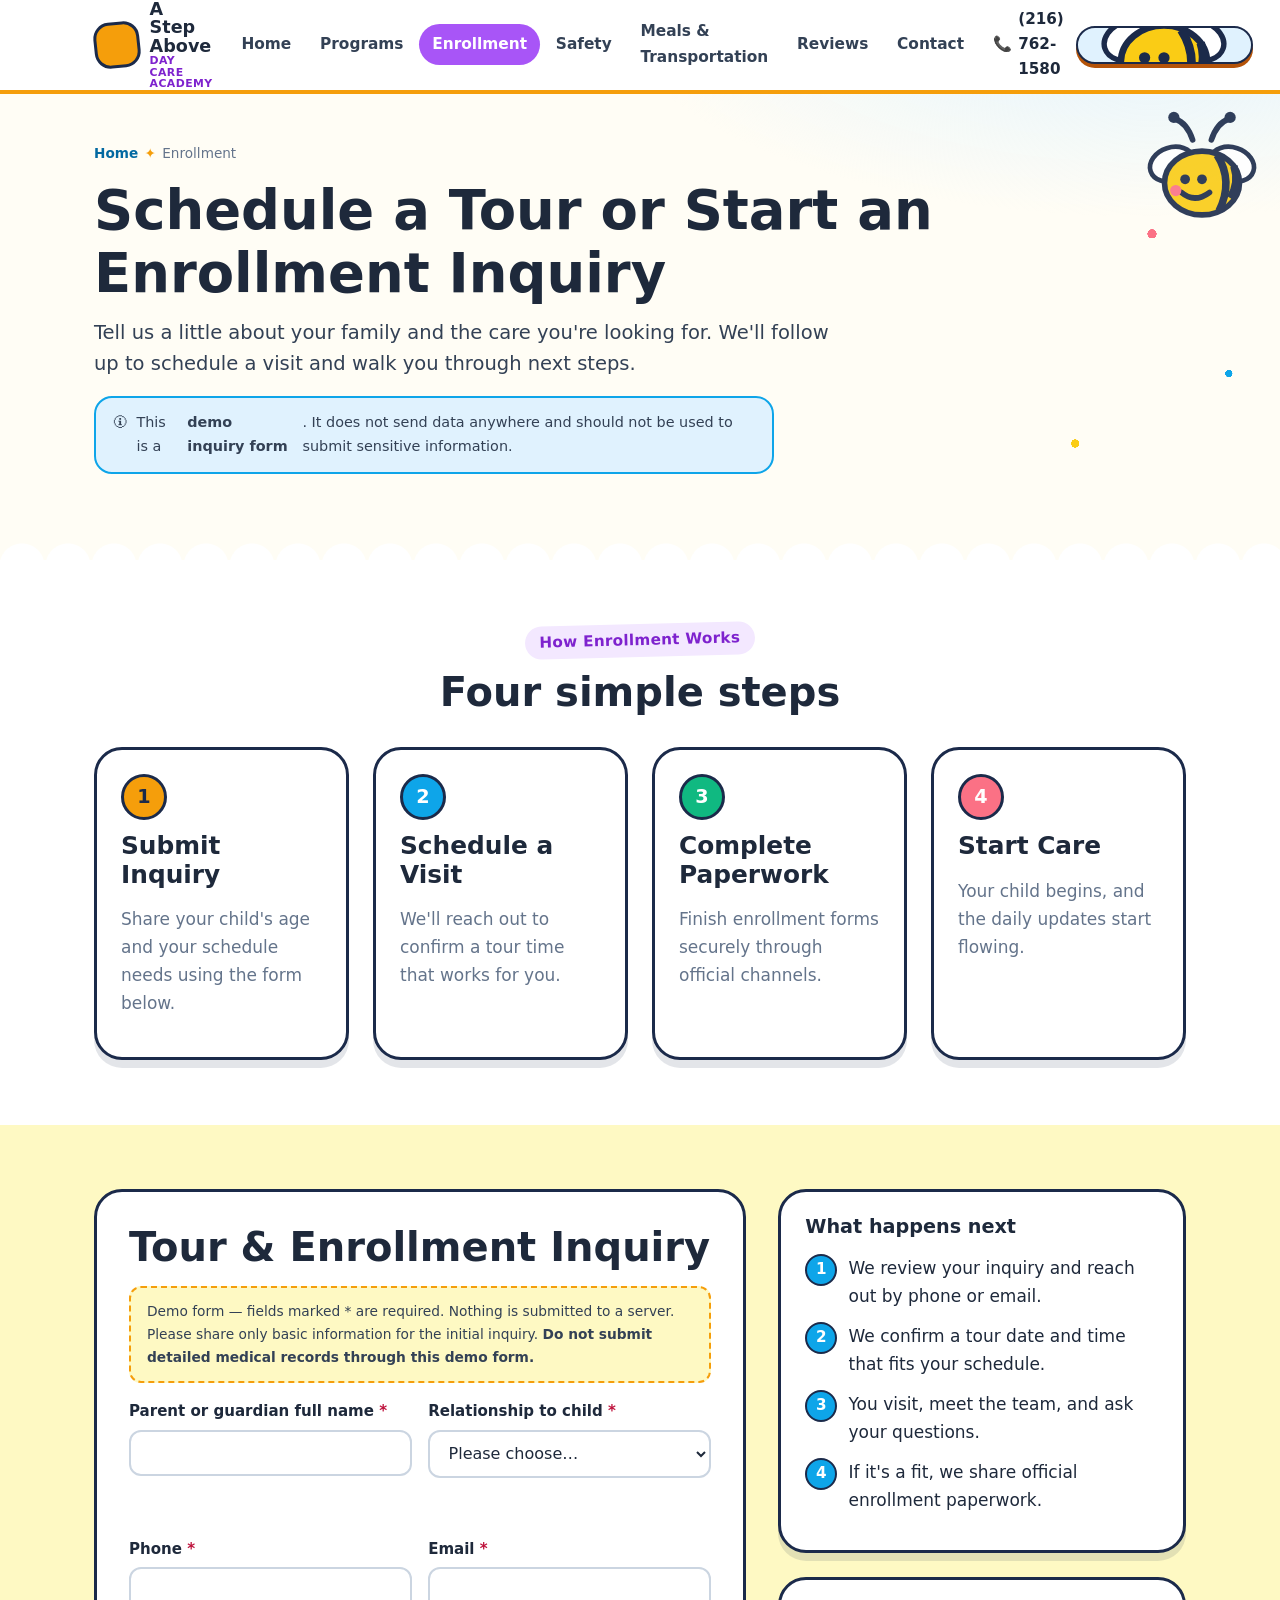
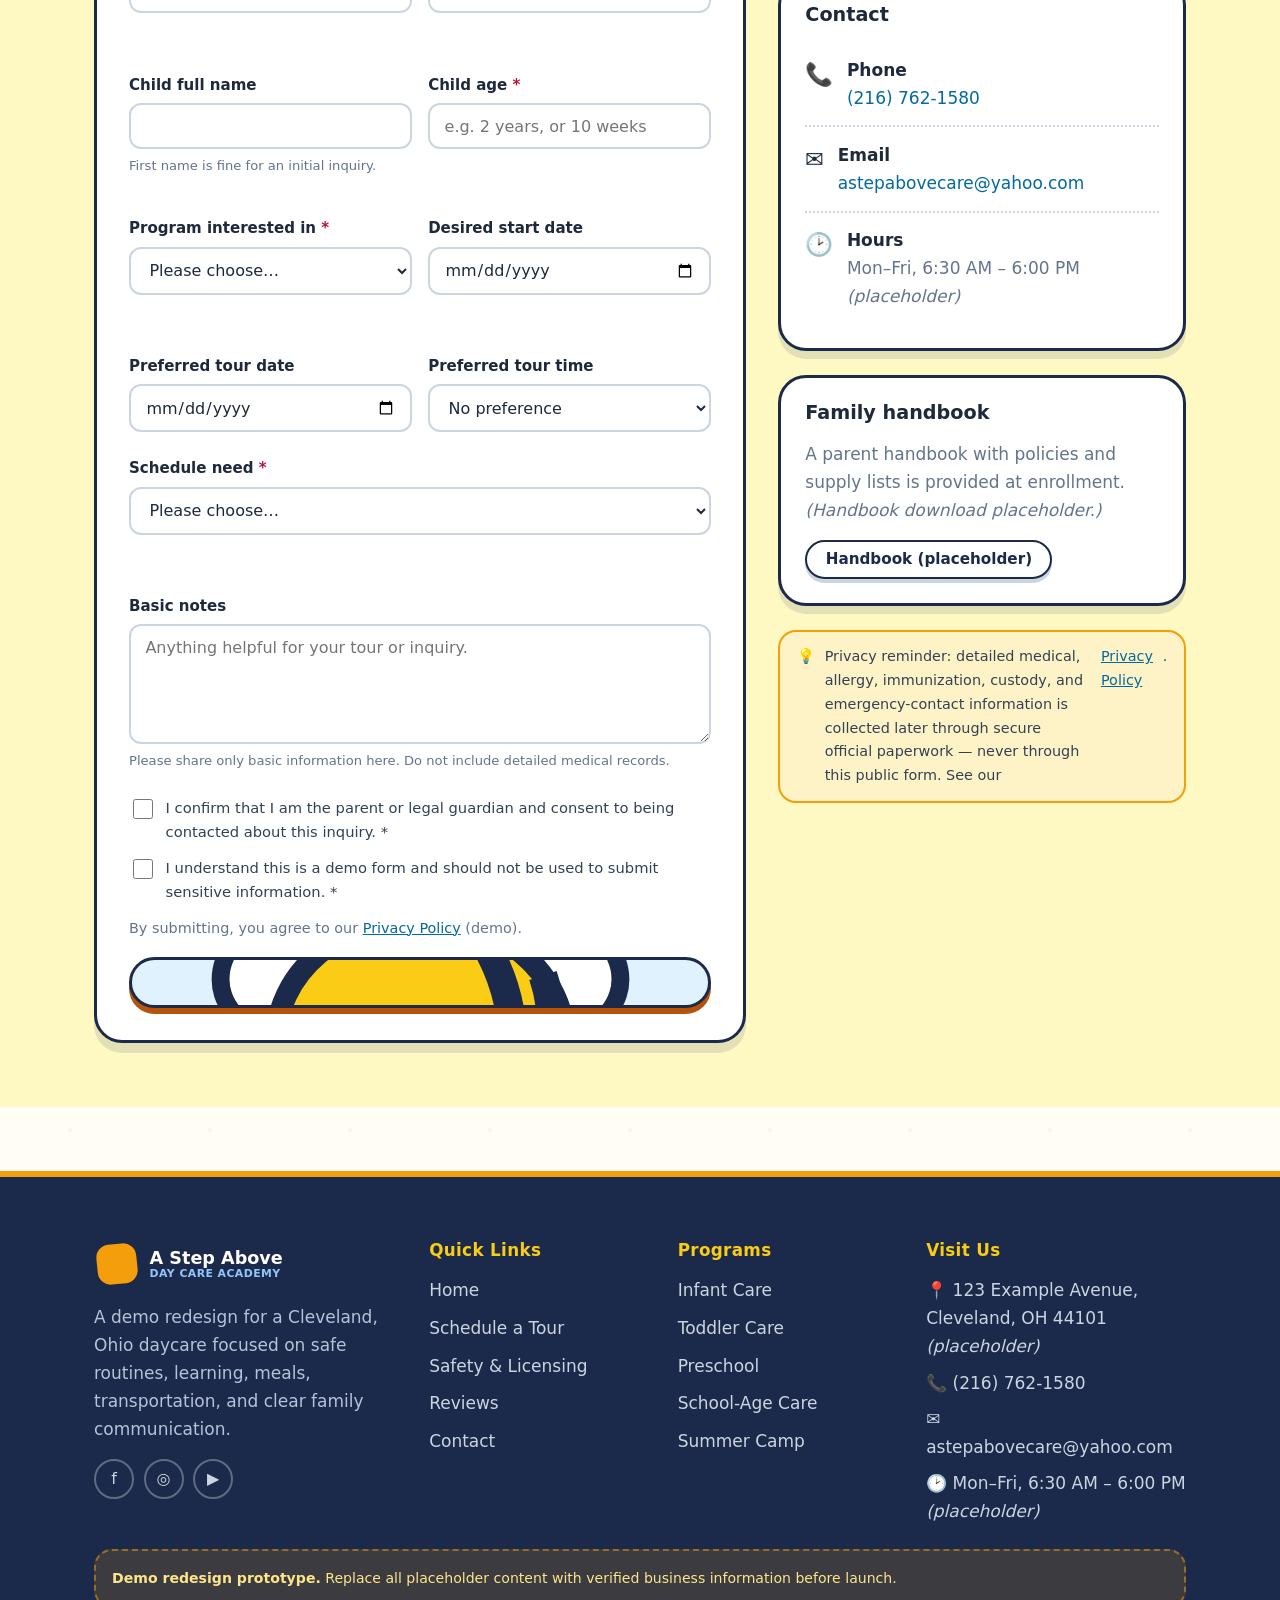
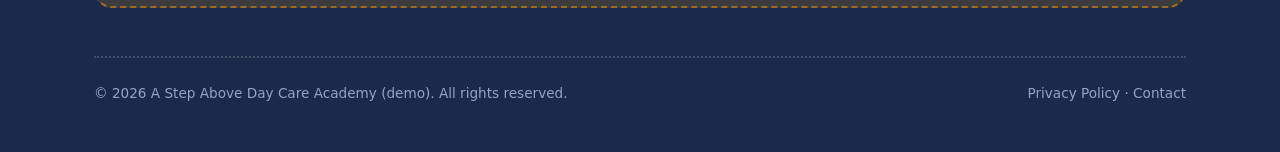
<file: enrollment.html>
<!DOCTYPE html>
<html lang="en">
<head>
  <meta charset="UTF-8" />
  <meta name="viewport" content="width=device-width, initial-scale=1" />

  <title>Schedule a Tour &amp; Enrollment | A Step Above Day Care Academy</title>
  <meta name="description" content="Schedule a tour or start an enrollment inquiry with A Step Above Day Care Academy in Cleveland, Ohio. See how enrollment works and what happens next. (Demo inquiry form.)" />

  <meta property="og:type" content="website" />
  <meta property="og:title" content="Schedule a Tour & Enrollment | A Step Above Day Care Academy" />
  <meta property="og:description" content="Start a tour request or enrollment inquiry for your Cleveland family. Four simple steps from inquiry to first day." />
  <meta property="og:image" content="https://picsum.photos/seed/daycare-og-enroll/1200/630" />
  <meta property="og:url" content="https://daycare.perinet.org/enrollment.html" />
  <meta name="twitter:card" content="summary_large_image" />

  <link rel="icon" href="data:image/svg+xml,%3Csvg xmlns='http://www.w3.org/2000/svg' viewBox='0 0 64 64'%3E%3Crect width='64' height='64' rx='14' fill='%23E0F2FE'/%3E%3Cg transform='translate(6 7) scale(0.8)'%3E%3Cpath d='M27 17 q-3 -9 -9 -11' fill='none' stroke='%231B2A4A' stroke-width='3' stroke-linecap='round'/%3E%3Cpath d='M37 17 q3 -9 9 -11' fill='none' stroke='%231B2A4A' stroke-width='3' stroke-linecap='round'/%3E%3Ccircle cx='17' cy='5' r='3' fill='%231B2A4A'/%3E%3Ccircle cx='47' cy='5' r='3' fill='%231B2A4A'/%3E%3Cellipse cx='16' cy='30' rx='12' ry='9' fill='%23fff' stroke='%231B2A4A' stroke-width='2.5' transform='rotate(-18 16 30)'/%3E%3Cellipse cx='48' cy='30' rx='12' ry='9' fill='%23fff' stroke='%231B2A4A' stroke-width='2.5' transform='rotate(18 48 30)'/%3E%3Cellipse cx='32' cy='40' rx='20' ry='17' fill='%23FACC15' stroke='%231B2A4A' stroke-width='3'/%3E%3Cpath d='M40 25 q9 14 1 30' fill='none' stroke='%231B2A4A' stroke-width='4'/%3E%3Cpath d='M49 31 q3 9 -2 17' fill='none' stroke='%231B2A4A' stroke-width='4'/%3E%3Ccircle cx='23' cy='38' r='2.6' fill='%231B2A4A'/%3E%3Ccircle cx='32' cy='38' r='2.6' fill='%231B2A4A'/%3E%3Cpath d='M21 45 q7 6 15 0' fill='none' stroke='%231B2A4A' stroke-width='3' stroke-linecap='round'/%3E%3Ccircle cx='18' cy='44' r='3' fill='%23FB7185'/%3E%3C/g%3E%3C/svg%3E" />

  <link rel="stylesheet" href="assets/css/styles.css" />
  <script src="assets/js/site.js" defer></script>
</head>
<body>
  <a class="skip-link" href="#main">Skip to main content</a>

  <header class="site-header">
    <div class="container header-inner">
      <a class="logo" href="index.html" aria-label="A Step Above Day Care Academy — home">
        <span class="logo-mark" aria-hidden="true">🐝</span>
        <span class="logo-text">A Step Above<small>Day Care Academy</small></span>
      </a>
      <button class="nav-toggle" aria-expanded="false" aria-controls="primary-nav" aria-label="Open navigation menu">
        <span aria-hidden="true"></span>
      </button>
      <nav class="main-nav" id="primary-nav" aria-label="Primary">
        <ul class="nav-list">
          <li><a href="index.html">Home</a></li>
          <li><a href="programs.html">Programs</a></li>
          <li><a href="enrollment.html">Enrollment</a></li>
          <li><a href="safety.html">Safety</a></li>
          <li><a href="meals-transportation.html">Meals &amp; Transportation</a></li>
          <li><a href="reviews.html">Reviews</a></li>
          <li><a href="contact.html">Contact</a></li>
        </ul>
        <div class="header-cta">
          <a class="header-phone" href="tel:+12167621580" aria-label="Call us at (216) 762-1580">📞 <span class="num">(216) 762-1580</span></a>
          <a class="btn btn--primary btn--sm" href="enrollment.html">Schedule a Tour</a>
        </div>
      </nav>
    </div>
  </header>

  <main id="main">

    <section class="page-hero">
      <div class="container">
        <nav class="breadcrumb" aria-label="Breadcrumb">
          <ol>
            <li><a href="index.html">Home</a></li>
            <li aria-current="page">Enrollment</li>
          </ol>
        </nav>
        <h1>Schedule a Tour or Start an Enrollment Inquiry</h1>
        <p class="lead">Tell us a little about your family and the care you're looking for. We'll follow up to schedule a visit and walk you through next steps.</p>
        <p class="note note--demo" style="margin-top:1rem;max-width:680px">This is a <strong>demo inquiry form</strong>. It does not send data anywhere and should not be used to submit sensitive information.</p>
      </div>
    </section>

    <!-- PROCESS -->
    <section class="section section--white">
      <div class="container">
        <div class="section-head center">
          <p class="eyebrow">How Enrollment Works</p>
          <h2>Four simple steps</h2>
        </div>
        <div class="process-grid">
          <div class="process-card reveal"><div class="step-num" aria-hidden="true">1</div><h3>Submit Inquiry</h3><p class="muted">Share your child's age and your schedule needs using the form below.</p></div>
          <div class="process-card reveal"><div class="step-num" aria-hidden="true">2</div><h3>Schedule a Visit</h3><p class="muted">We'll reach out to confirm a tour time that works for you.</p></div>
          <div class="process-card reveal"><div class="step-num" aria-hidden="true">3</div><h3>Complete Paperwork</h3><p class="muted">Finish enrollment forms securely through official channels.</p></div>
          <div class="process-card reveal"><div class="step-num" aria-hidden="true">4</div><h3>Start Care</h3><p class="muted">Your child begins, and the daily updates start flowing.</p></div>
        </div>
      </div>
    </section>

    <!-- FORM + SIDEBAR -->
    <section class="section section--warm">
      <div class="container">
        <div class="grid" style="grid-template-columns:1.6fr 1fr;gap:2rem" id="enroll-grid">
          <!-- MAIN FORM -->
          <div>
            <div class="form-card">
              <h2>Tour &amp; Enrollment Inquiry</h2>
              <p class="form-note">Demo form — fields marked <span class="req">*</span> are required. Nothing is submitted to a server. Please share only basic information for the initial inquiry. <strong>Do not submit detailed medical records through this demo form.</strong></p>

              <form data-demo-form aria-describedby="enroll-status"
                    data-success="Thank you. This demo form shows how a family inquiry would be received in a real implementation. No information was actually sent.">
                <div class="form-grid">
                  <div class="field">
                    <label for="parent-name">Parent or guardian full name <span class="req" aria-hidden="true">*</span></label>
                    <input type="text" id="parent-name" name="parent-name" autocomplete="name" required />
                    <p class="error" aria-live="polite"></p>
                  </div>
                  <div class="field">
                    <label for="relationship">Relationship to child <span class="req" aria-hidden="true">*</span></label>
                    <select id="relationship" name="relationship" required>
                      <option value="">Please choose…</option>
                      <option>Parent</option>
                      <option>Legal guardian</option>
                      <option>Grandparent</option>
                      <option>Other</option>
                    </select>
                    <p class="error" aria-live="polite"></p>
                  </div>
                  <div class="field">
                    <label for="phone">Phone <span class="req" aria-hidden="true">*</span></label>
                    <input type="tel" id="phone" name="phone" autocomplete="tel" required />
                    <p class="error" aria-live="polite"></p>
                  </div>
                  <div class="field">
                    <label for="email">Email <span class="req" aria-hidden="true">*</span></label>
                    <input type="email" id="email" name="email" autocomplete="email" required />
                    <p class="error" aria-live="polite"></p>
                  </div>
                  <div class="field">
                    <label for="child-name">Child full name</label>
                    <input type="text" id="child-name" name="child-name" />
                    <p class="hint">First name is fine for an initial inquiry.</p>
                  </div>
                  <div class="field">
                    <label for="child-age">Child age <span class="req" aria-hidden="true">*</span></label>
                    <input type="text" id="child-age" name="child-age" placeholder="e.g. 2 years, or 10 weeks" required />
                    <p class="error" aria-live="polite"></p>
                  </div>
                  <div class="field">
                    <label for="program">Program interested in <span class="req" aria-hidden="true">*</span></label>
                    <select id="program" name="program" required>
                      <option value="">Please choose…</option>
                      <option>Infant Care (6 weeks – 17 months)</option>
                      <option>Toddler Care (18 months – 3 years)</option>
                      <option>Preschool (3 – 5 years)</option>
                      <option>School-Age Care (5 – 12 years)</option>
                      <option>Summer Camp (5 – 12 years)</option>
                      <option>Not sure yet</option>
                    </select>
                    <p class="error" aria-live="polite"></p>
                  </div>
                  <div class="field">
                    <label for="start-date">Desired start date</label>
                    <input type="date" id="start-date" name="start-date" />
                  </div>
                  <div class="field">
                    <label for="tour-date">Preferred tour date</label>
                    <input type="date" id="tour-date" name="tour-date" />
                  </div>
                  <div class="field">
                    <label for="tour-time">Preferred tour time</label>
                    <select id="tour-time" name="tour-time">
                      <option value="">No preference</option>
                      <option>Morning</option>
                      <option>Midday</option>
                      <option>Afternoon</option>
                    </select>
                  </div>
                  <div class="field full">
                    <label for="schedule-need">Schedule need <span class="req" aria-hidden="true">*</span></label>
                    <select id="schedule-need" name="schedule-need" required>
                      <option value="">Please choose…</option>
                      <option>Full-time</option>
                      <option>Part-time</option>
                      <option>Before or after school</option>
                      <option>Summer camp</option>
                      <option>Not sure</option>
                    </select>
                    <p class="error" aria-live="polite"></p>
                  </div>
                  <div class="field full">
                    <label for="notes">Basic notes</label>
                    <textarea id="notes" name="notes" placeholder="Anything helpful for your tour or inquiry."></textarea>
                    <p class="hint">Please share only basic information here. Do not include detailed medical records.</p>
                  </div>
                </div>

                <div class="check-field">
                  <input type="checkbox" id="consent" name="consent" required />
                  <label for="consent">I confirm that I am the parent or legal guardian and consent to being contacted about this inquiry. <span class="req" aria-hidden="true">*</span> <span class="error" aria-live="polite"></span></label>
                </div>
                <div class="check-field">
                  <input type="checkbox" id="demo-ack" name="demo-ack" required />
                  <label for="demo-ack">I understand this is a demo form and should not be used to submit sensitive information. <span class="req" aria-hidden="true">*</span> <span class="error" aria-live="polite"></span></label>
                </div>

                <p class="small muted">By submitting, you agree to our <a href="privacy.html">Privacy Policy</a> (demo).</p>

                <button type="submit" class="btn btn--primary btn--block">Submit Demo Inquiry</button>

                <div id="enroll-status" class="form-status" role="status" aria-live="polite" hidden></div>
              </form>
            </div>
          </div>

          <!-- SIDEBAR -->
          <aside aria-label="Helpful information">
            <div class="sidebar-card">
              <h3>What happens next</h3>
              <ol class="steps">
                <li>We review your inquiry and reach out by phone or email.</li>
                <li>We confirm a tour date and time that fits your schedule.</li>
                <li>You visit, meet the team, and ask your questions.</li>
                <li>If it's a fit, we share official enrollment paperwork.</li>
              </ol>
            </div>
            <div class="sidebar-card">
              <h3>Contact</h3>
              <div class="info-row"><span class="info-ico" aria-hidden="true">📞</span><span><span class="info-label">Phone</span><a href="tel:+12167621580">(216) 762-1580</a></span></div>
              <div class="info-row"><span class="info-ico" aria-hidden="true">✉️</span><span><span class="info-label">Email</span><a href="mailto:astepabovecare@yahoo.com">astepabovecare@yahoo.com</a></span></div>
              <div class="info-row"><span class="info-ico" aria-hidden="true">🕑</span><span><span class="info-label">Hours</span><span class="muted">Mon–Fri, 6:30 AM – 6:00 PM <em>(placeholder)</em></span></span></div>
            </div>
            <div class="sidebar-card">
              <h3>Family handbook</h3>
              <p class="muted">A parent handbook with policies and supply lists is provided at enrollment. <em>(Handbook download placeholder.)</em></p>
              <a class="btn btn--ghost btn--sm" href="#" aria-disabled="true">Handbook (placeholder)</a>
            </div>
            <div class="note">Privacy reminder: detailed medical, allergy, immunization, custody, and emergency-contact information is collected later through secure official paperwork — never through this public form. See our <a href="privacy.html">Privacy Policy</a>.</div>
          </aside>
        </div>
      </div>
    </section>

  </main>

  <footer class="site-footer">
    <div class="container">
      <div class="footer-grid">
        <div class="footer-brand">
          <a class="logo" href="index.html" aria-label="A Step Above Day Care Academy — home">
            <span class="logo-mark" aria-hidden="true">🐝</span>
            <span class="logo-text">A Step Above<small>Day Care Academy</small></span>
          </a>
          <p>A demo redesign for a Cleveland, Ohio daycare focused on safe routines, learning, meals, transportation, and clear family communication.</p>
          <div class="footer-social" aria-label="Social media (placeholder links)">
            <a href="#" aria-label="Facebook (placeholder)">f</a>
            <a href="#" aria-label="Instagram (placeholder)">◎</a>
            <a href="#" aria-label="YouTube (placeholder)">▶</a>
          </div>
        </div>
        <nav aria-label="Quick links">
          <h4>Quick Links</h4>
          <ul class="footer-links">
            <li><a href="index.html">Home</a></li>
            <li><a href="enrollment.html">Schedule a Tour</a></li>
            <li><a href="safety.html">Safety &amp; Licensing</a></li>
            <li><a href="reviews.html">Reviews</a></li>
            <li><a href="contact.html">Contact</a></li>
          </ul>
        </nav>
        <nav aria-label="Programs">
          <h4>Programs</h4>
          <ul class="footer-links">
            <li><a href="programs.html#infant">Infant Care</a></li>
            <li><a href="programs.html#toddler">Toddler Care</a></li>
            <li><a href="programs.html#preschool">Preschool</a></li>
            <li><a href="programs.html#school-age">School-Age Care</a></li>
            <li><a href="programs.html#summer-camp">Summer Camp</a></li>
          </ul>
        </nav>
        <div class="footer-contact">
          <h4>Visit Us</h4>
          <p>📍 123 Example Avenue,<br />Cleveland, OH 44101 <em>(placeholder)</em></p>
          <p>📞 <a href="tel:+12167621580">(216) 762-1580</a></p>
          <p>✉️ <a href="mailto:astepabovecare@yahoo.com">astepabovecare@yahoo.com</a></p>
          <p>🕑 Mon–Fri, 6:30 AM – 6:00 PM <em>(placeholder)</em></p>
        </div>
      </div>
      <div class="footer-disclaimer">
        <strong>Demo redesign prototype.</strong> Replace all placeholder content with verified business information before launch.
      </div>
      <div class="footer-bottom">
        <p>© <span data-year>2026</span> A Step Above Day Care Academy (demo). All rights reserved.</p>
        <p><a href="privacy.html">Privacy Policy</a> · <a href="contact.html">Contact</a></p>
      </div>
    </div>
  </footer>
</body>
</html>
</file>
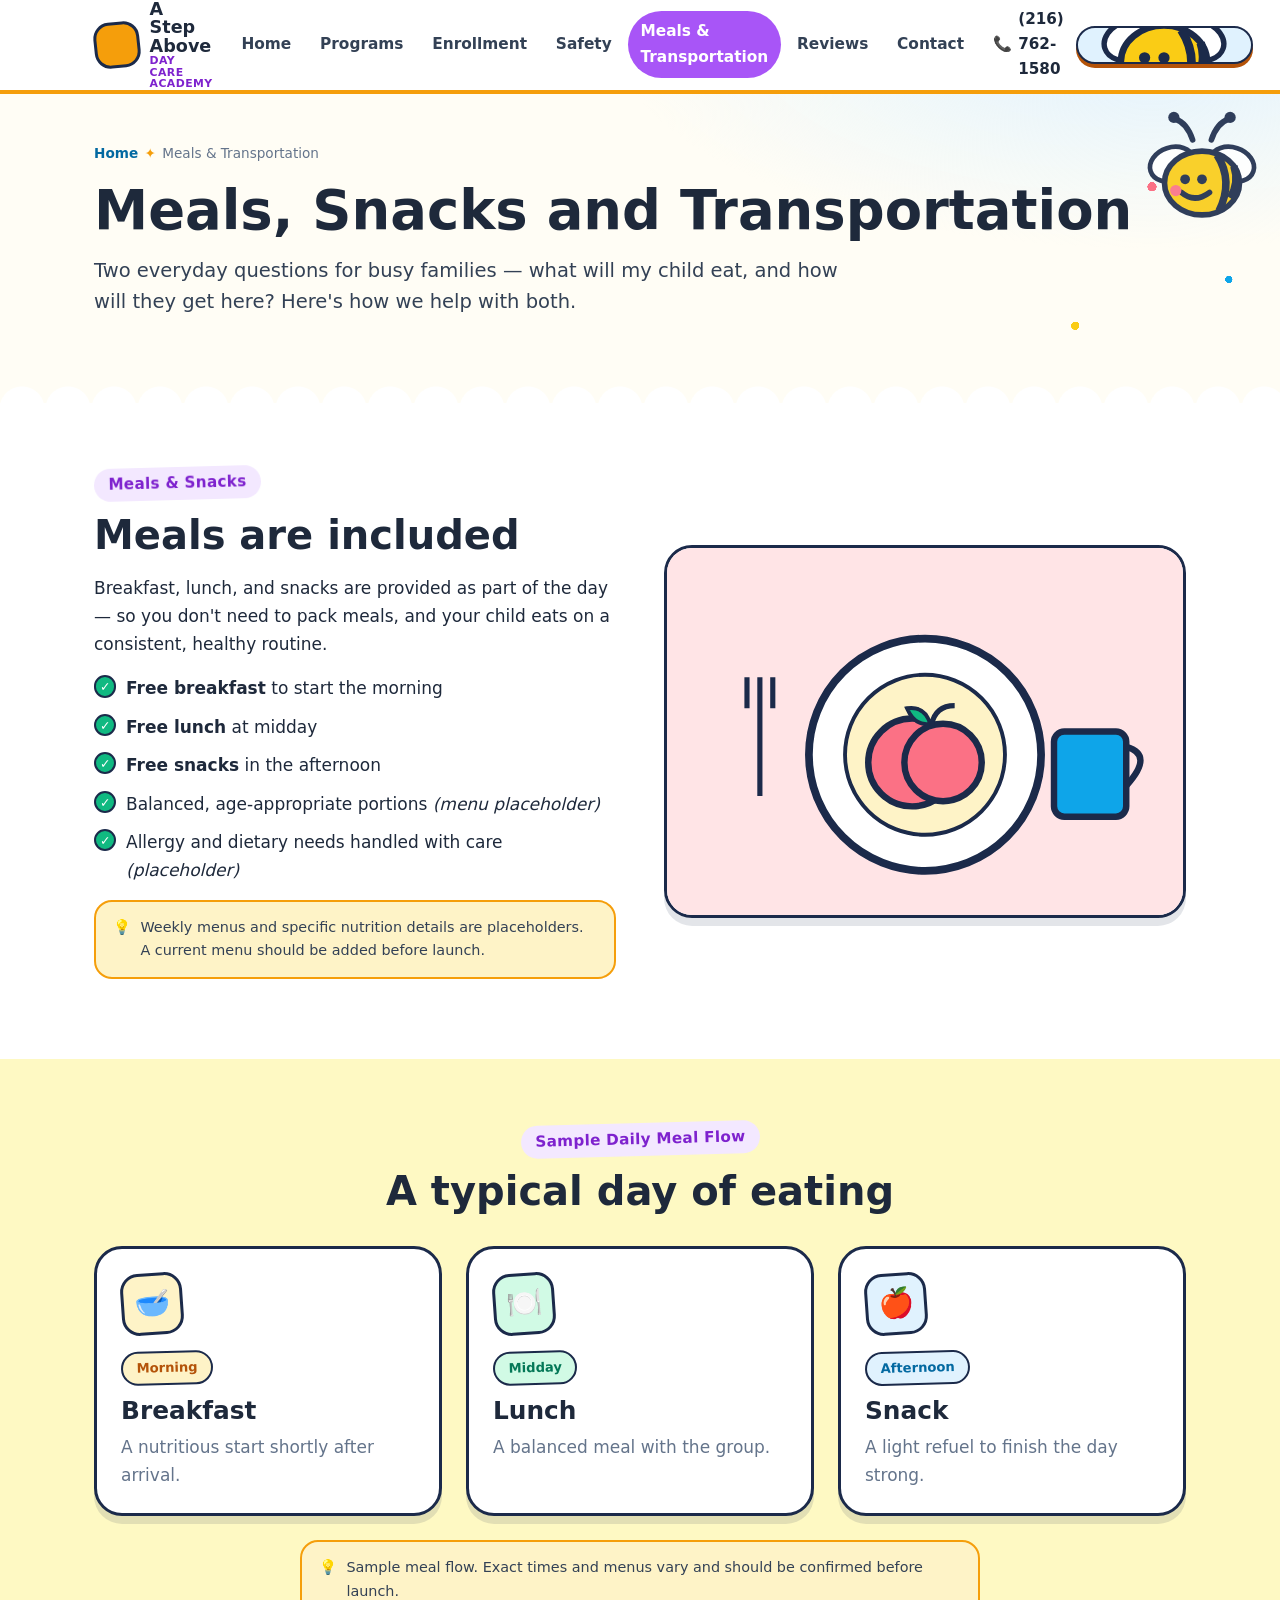
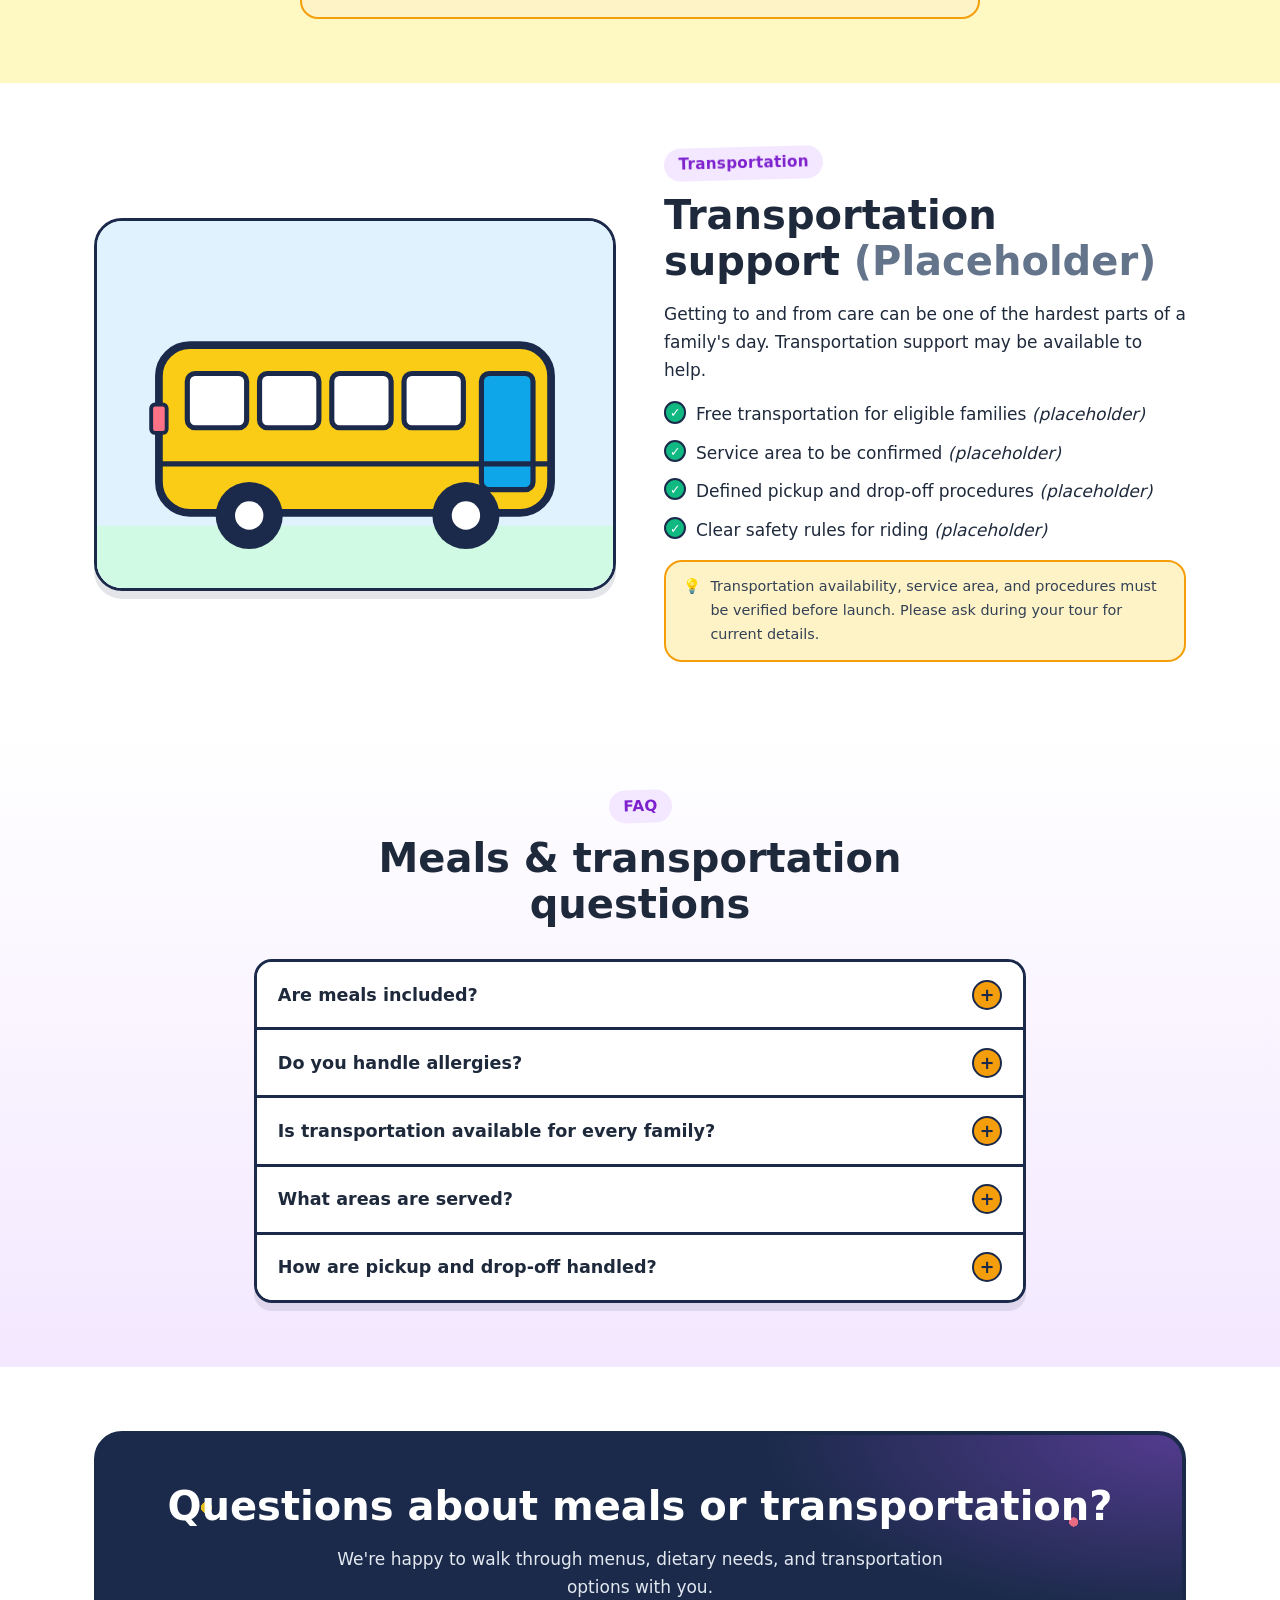
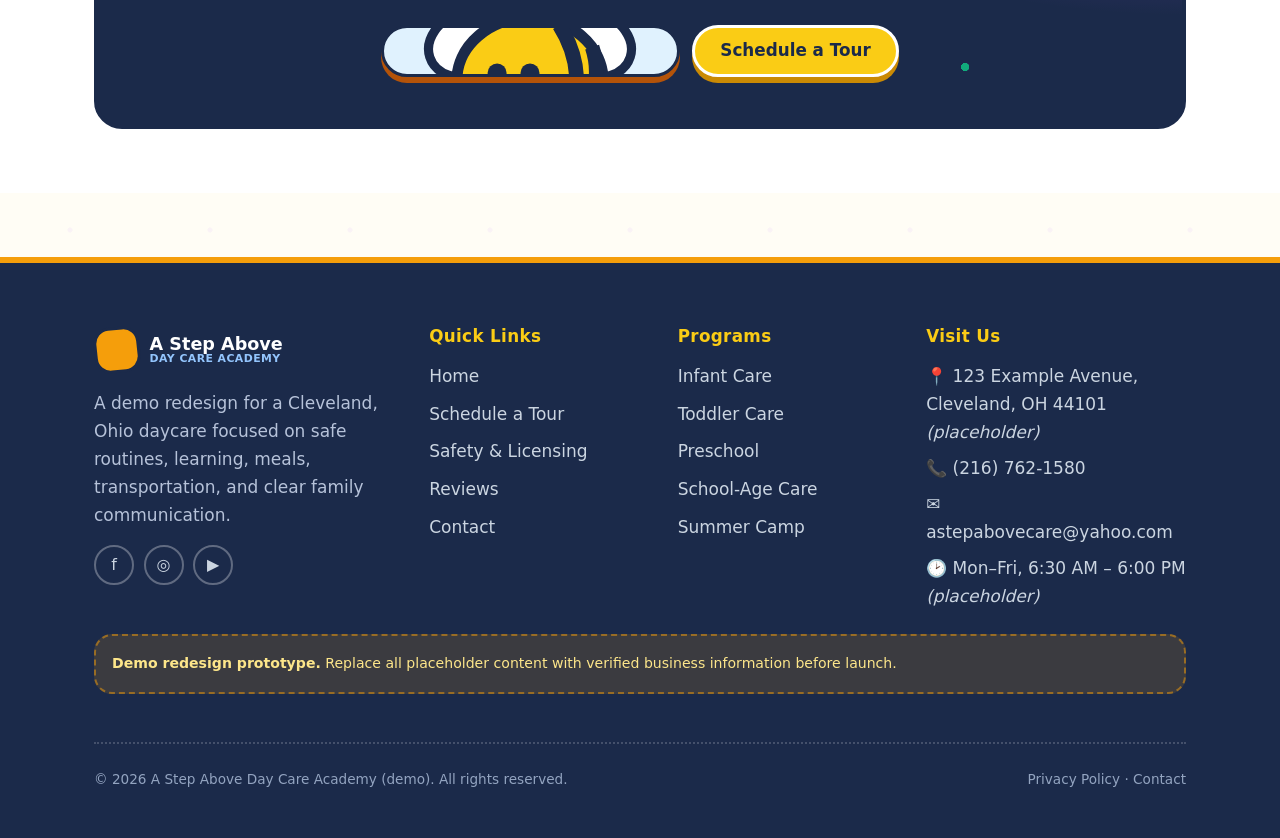
<file: meals-transportation.html>
<!DOCTYPE html>
<html lang="en">
<head>
  <meta charset="UTF-8" />
  <meta name="viewport" content="width=device-width, initial-scale=1" />

  <title>Meals, Snacks &amp; Transportation | A Step Above Day Care Academy</title>
  <meta name="description" content="Free breakfast, lunch and snacks plus transportation support at A Step Above Day Care Academy in Cleveland, Ohio. Learn about meals, dietary needs and pickup/drop-off. (Demo redesign.)" />

  <meta property="og:type" content="website" />
  <meta property="og:title" content="Meals, Snacks & Transportation | A Step Above Day Care Academy" />
  <meta property="og:description" content="Meals included and transportation support for Cleveland families — see how it works." />
  <meta property="og:image" content="https://picsum.photos/seed/daycare-og-meals/1200/630" />
  <meta property="og:url" content="https://daycare.perinet.org/meals-transportation.html" />
  <meta name="twitter:card" content="summary_large_image" />

  <link rel="icon" href="data:image/svg+xml,%3Csvg xmlns='http://www.w3.org/2000/svg' viewBox='0 0 64 64'%3E%3Crect width='64' height='64' rx='14' fill='%23E0F2FE'/%3E%3Cg transform='translate(6 7) scale(0.8)'%3E%3Cpath d='M27 17 q-3 -9 -9 -11' fill='none' stroke='%231B2A4A' stroke-width='3' stroke-linecap='round'/%3E%3Cpath d='M37 17 q3 -9 9 -11' fill='none' stroke='%231B2A4A' stroke-width='3' stroke-linecap='round'/%3E%3Ccircle cx='17' cy='5' r='3' fill='%231B2A4A'/%3E%3Ccircle cx='47' cy='5' r='3' fill='%231B2A4A'/%3E%3Cellipse cx='16' cy='30' rx='12' ry='9' fill='%23fff' stroke='%231B2A4A' stroke-width='2.5' transform='rotate(-18 16 30)'/%3E%3Cellipse cx='48' cy='30' rx='12' ry='9' fill='%23fff' stroke='%231B2A4A' stroke-width='2.5' transform='rotate(18 48 30)'/%3E%3Cellipse cx='32' cy='40' rx='20' ry='17' fill='%23FACC15' stroke='%231B2A4A' stroke-width='3'/%3E%3Cpath d='M40 25 q9 14 1 30' fill='none' stroke='%231B2A4A' stroke-width='4'/%3E%3Cpath d='M49 31 q3 9 -2 17' fill='none' stroke='%231B2A4A' stroke-width='4'/%3E%3Ccircle cx='23' cy='38' r='2.6' fill='%231B2A4A'/%3E%3Ccircle cx='32' cy='38' r='2.6' fill='%231B2A4A'/%3E%3Cpath d='M21 45 q7 6 15 0' fill='none' stroke='%231B2A4A' stroke-width='3' stroke-linecap='round'/%3E%3Ccircle cx='18' cy='44' r='3' fill='%23FB7185'/%3E%3C/g%3E%3C/svg%3E" />

  <link rel="stylesheet" href="assets/css/styles.css" />
  <script src="assets/js/site.js" defer></script>
</head>
<body>
  <a class="skip-link" href="#main">Skip to main content</a>

  <header class="site-header">
    <div class="container header-inner">
      <a class="logo" href="index.html" aria-label="A Step Above Day Care Academy — home">
        <span class="logo-mark" aria-hidden="true">🐝</span>
        <span class="logo-text">A Step Above<small>Day Care Academy</small></span>
      </a>
      <button class="nav-toggle" aria-expanded="false" aria-controls="primary-nav" aria-label="Open navigation menu">
        <span aria-hidden="true"></span>
      </button>
      <nav class="main-nav" id="primary-nav" aria-label="Primary">
        <ul class="nav-list">
          <li><a href="index.html">Home</a></li>
          <li><a href="programs.html">Programs</a></li>
          <li><a href="enrollment.html">Enrollment</a></li>
          <li><a href="safety.html">Safety</a></li>
          <li><a href="meals-transportation.html">Meals &amp; Transportation</a></li>
          <li><a href="reviews.html">Reviews</a></li>
          <li><a href="contact.html">Contact</a></li>
        </ul>
        <div class="header-cta">
          <a class="header-phone" href="tel:+12167621580" aria-label="Call us at (216) 762-1580">📞 <span class="num">(216) 762-1580</span></a>
          <a class="btn btn--primary btn--sm" href="enrollment.html">Schedule a Tour</a>
        </div>
      </nav>
    </div>
  </header>

  <main id="main">

    <section class="page-hero">
      <div class="container">
        <nav class="breadcrumb" aria-label="Breadcrumb">
          <ol>
            <li><a href="index.html">Home</a></li>
            <li aria-current="page">Meals &amp; Transportation</li>
          </ol>
        </nav>
        <h1>Meals, Snacks and Transportation</h1>
        <p class="lead">Two everyday questions for busy families — what will my child eat, and how will they get here? Here's how we help with both.</p>
      </div>
    </section>

    <!-- MEALS -->
    <section class="section section--white">
      <div class="container split">
        <div class="reveal">
          <p class="eyebrow">Meals &amp; Snacks</p>
          <h2>Meals are included</h2>
          <p>Breakfast, lunch, and snacks are provided as part of the day — so you don't need to pack meals, and your child eats on a consistent, healthy routine.</p>
          <ul class="check-list">
            <li><strong>Free breakfast</strong> to start the morning</li>
            <li><strong>Free lunch</strong> at midday</li>
            <li><strong>Free snacks</strong> in the afternoon</li>
            <li>Balanced, age-appropriate portions <em>(menu placeholder)</em></li>
            <li>Allergy and dietary needs handled with care <em>(placeholder)</em></li>
          </ul>
          <p class="note" style="margin-top:1rem">Weekly menus and specific nutrition details are placeholders. A current menu should be added before launch.</p>
        </div>
        <div class="reveal">
          <div class="illus-frame"><div class="illus illus--meals" role="img" aria-label="Illustration of a plate with an apple, a fork and a cup (demo illustration)."></div></div>
        </div>
      </div>
    </section>

    <!-- SAMPLE MEAL FLOW -->
    <section class="section section--warm">
      <div class="container">
        <div class="section-head center">
          <p class="eyebrow">Sample Daily Meal Flow</p>
          <h2>A typical day of eating</h2>
        </div>
        <div class="grid grid-3">
          <div class="card reveal"><div class="card-icon" aria-hidden="true">🥣</div><span class="pill amber">Morning</span><h3>Breakfast</h3><p class="muted">A nutritious start shortly after arrival.</p></div>
          <div class="card reveal"><div class="card-icon emerald" aria-hidden="true">🍽️</div><span class="pill">Midday</span><h3>Lunch</h3><p class="muted">A balanced meal with the group.</p></div>
          <div class="card reveal"><div class="card-icon sky" aria-hidden="true">🍎</div><span class="pill sky">Afternoon</span><h3>Snack</h3><p class="muted">A light refuel to finish the day strong.</p></div>
        </div>
        <p class="note" style="max-width:680px;margin:1.5rem auto 0">Sample meal flow. Exact times and menus vary and should be confirmed before launch.</p>
      </div>
    </section>

    <!-- TRANSPORTATION -->
    <section class="section section--white">
      <div class="container split">
        <div class="reveal">
          <div class="illus-frame"><div class="illus illus--transport" role="img" aria-label="Illustration of a yellow school bus (demo illustration)."></div></div>
        </div>
        <div class="reveal">
          <p class="eyebrow">Transportation</p>
          <h2>Transportation support <span class="muted">(Placeholder)</span></h2>
          <p>Getting to and from care can be one of the hardest parts of a family's day. Transportation support may be available to help.</p>
          <ul class="check-list">
            <li>Free transportation for eligible families <em>(placeholder)</em></li>
            <li>Service area to be confirmed <em>(placeholder)</em></li>
            <li>Defined pickup and drop-off procedures <em>(placeholder)</em></li>
            <li>Clear safety rules for riding <em>(placeholder)</em></li>
          </ul>
          <div class="note" style="margin-top:1rem">Transportation availability, service area, and procedures must be verified before launch. Please ask during your tour for current details.</div>
        </div>
      </div>
    </section>

    <!-- FAQ -->
    <section class="section section--soft">
      <div class="container" style="max-width:820px">
        <div class="section-head center">
          <p class="eyebrow">FAQ</p>
          <h2>Meals &amp; transportation questions</h2>
        </div>
        <div class="accordion">
          <div class="accordion__item">
            <h3 style="margin:0"><button class="accordion__trigger" id="m1-t" aria-expanded="false" aria-controls="m1-p">Are meals included? <span class="icon" aria-hidden="true">+</span></button></h3>
            <div class="accordion__panel" id="m1-p" role="region" aria-labelledby="m1-t" hidden><div class="accordion__panel-inner">Yes — breakfast, lunch, and snacks are included in the day at no extra cost. Menus are a placeholder to be added before launch.</div></div>
          </div>
          <div class="accordion__item">
            <h3 style="margin:0"><button class="accordion__trigger" id="m2-t" aria-expanded="false" aria-controls="m2-p">Do you handle allergies? <span class="icon" aria-hidden="true">+</span></button></h3>
            <div class="accordion__panel" id="m2-p" role="region" aria-labelledby="m2-t" hidden><div class="accordion__panel-inner">We take food allergies and dietary needs seriously and coordinate with families. Specific accommodation details are a placeholder — please discuss your child's needs during enrollment.</div></div>
          </div>
          <div class="accordion__item">
            <h3 style="margin:0"><button class="accordion__trigger" id="m3-t" aria-expanded="false" aria-controls="m3-p">Is transportation available for every family? <span class="icon" aria-hidden="true">+</span></button></h3>
            <div class="accordion__panel" id="m3-p" role="region" aria-labelledby="m3-t" hidden><div class="accordion__panel-inner">Transportation support may be available <em>(placeholder)</em>, but availability and eligibility can depend on the service area. Please confirm with the center.</div></div>
          </div>
          <div class="accordion__item">
            <h3 style="margin:0"><button class="accordion__trigger" id="m4-t" aria-expanded="false" aria-controls="m4-p">What areas are served? <span class="icon" aria-hidden="true">+</span></button></h3>
            <div class="accordion__panel" id="m4-p" role="region" aria-labelledby="m4-t" hidden><div class="accordion__panel-inner">The transportation service area is a placeholder and should be verified before launch. Ask us about your neighborhood during your tour.</div></div>
          </div>
          <div class="accordion__item">
            <h3 style="margin:0"><button class="accordion__trigger" id="m5-t" aria-expanded="false" aria-controls="m5-p">How are pickup and drop-off handled? <span class="icon" aria-hidden="true">+</span></button></h3>
            <div class="accordion__panel" id="m5-p" role="region" aria-labelledby="m5-t" hidden><div class="accordion__panel-inner">Pickup and drop-off follow defined procedures designed for child safety <em>(placeholder)</em>. Full details are shared during enrollment.</div></div>
          </div>
        </div>
      </div>
    </section>

    <!-- CTA -->
    <section class="section section--white">
      <div class="container">
        <div class="cta-band reveal">
          <h2>Questions about meals or transportation?</h2>
          <p>We're happy to walk through menus, dietary needs, and transportation options with you.</p>
          <div class="btn-row center" style="margin-top:1.5rem">
            <a class="btn btn--primary" href="contact.html">Ask About Transportation</a>
            <a class="btn btn--on-dark" href="enrollment.html">Schedule a Tour</a>
          </div>
        </div>
      </div>
    </section>

  </main>

  <footer class="site-footer">
    <div class="container">
      <div class="footer-grid">
        <div class="footer-brand">
          <a class="logo" href="index.html" aria-label="A Step Above Day Care Academy — home">
            <span class="logo-mark" aria-hidden="true">🐝</span>
            <span class="logo-text">A Step Above<small>Day Care Academy</small></span>
          </a>
          <p>A demo redesign for a Cleveland, Ohio daycare focused on safe routines, learning, meals, transportation, and clear family communication.</p>
          <div class="footer-social" aria-label="Social media (placeholder links)">
            <a href="#" aria-label="Facebook (placeholder)">f</a>
            <a href="#" aria-label="Instagram (placeholder)">◎</a>
            <a href="#" aria-label="YouTube (placeholder)">▶</a>
          </div>
        </div>
        <nav aria-label="Quick links">
          <h4>Quick Links</h4>
          <ul class="footer-links">
            <li><a href="index.html">Home</a></li>
            <li><a href="enrollment.html">Schedule a Tour</a></li>
            <li><a href="safety.html">Safety &amp; Licensing</a></li>
            <li><a href="reviews.html">Reviews</a></li>
            <li><a href="contact.html">Contact</a></li>
          </ul>
        </nav>
        <nav aria-label="Programs">
          <h4>Programs</h4>
          <ul class="footer-links">
            <li><a href="programs.html#infant">Infant Care</a></li>
            <li><a href="programs.html#toddler">Toddler Care</a></li>
            <li><a href="programs.html#preschool">Preschool</a></li>
            <li><a href="programs.html#school-age">School-Age Care</a></li>
            <li><a href="programs.html#summer-camp">Summer Camp</a></li>
          </ul>
        </nav>
        <div class="footer-contact">
          <h4>Visit Us</h4>
          <p>📍 123 Example Avenue,<br />Cleveland, OH 44101 <em>(placeholder)</em></p>
          <p>📞 <a href="tel:+12167621580">(216) 762-1580</a></p>
          <p>✉️ <a href="mailto:astepabovecare@yahoo.com">astepabovecare@yahoo.com</a></p>
          <p>🕑 Mon–Fri, 6:30 AM – 6:00 PM <em>(placeholder)</em></p>
        </div>
      </div>
      <div class="footer-disclaimer">
        <strong>Demo redesign prototype.</strong> Replace all placeholder content with verified business information before launch.
      </div>
      <div class="footer-bottom">
        <p>© <span data-year>2026</span> A Step Above Day Care Academy (demo). All rights reserved.</p>
        <p><a href="privacy.html">Privacy Policy</a> · <a href="contact.html">Contact</a></p>
      </div>
    </div>
  </footer>
</body>
</html>
</file>
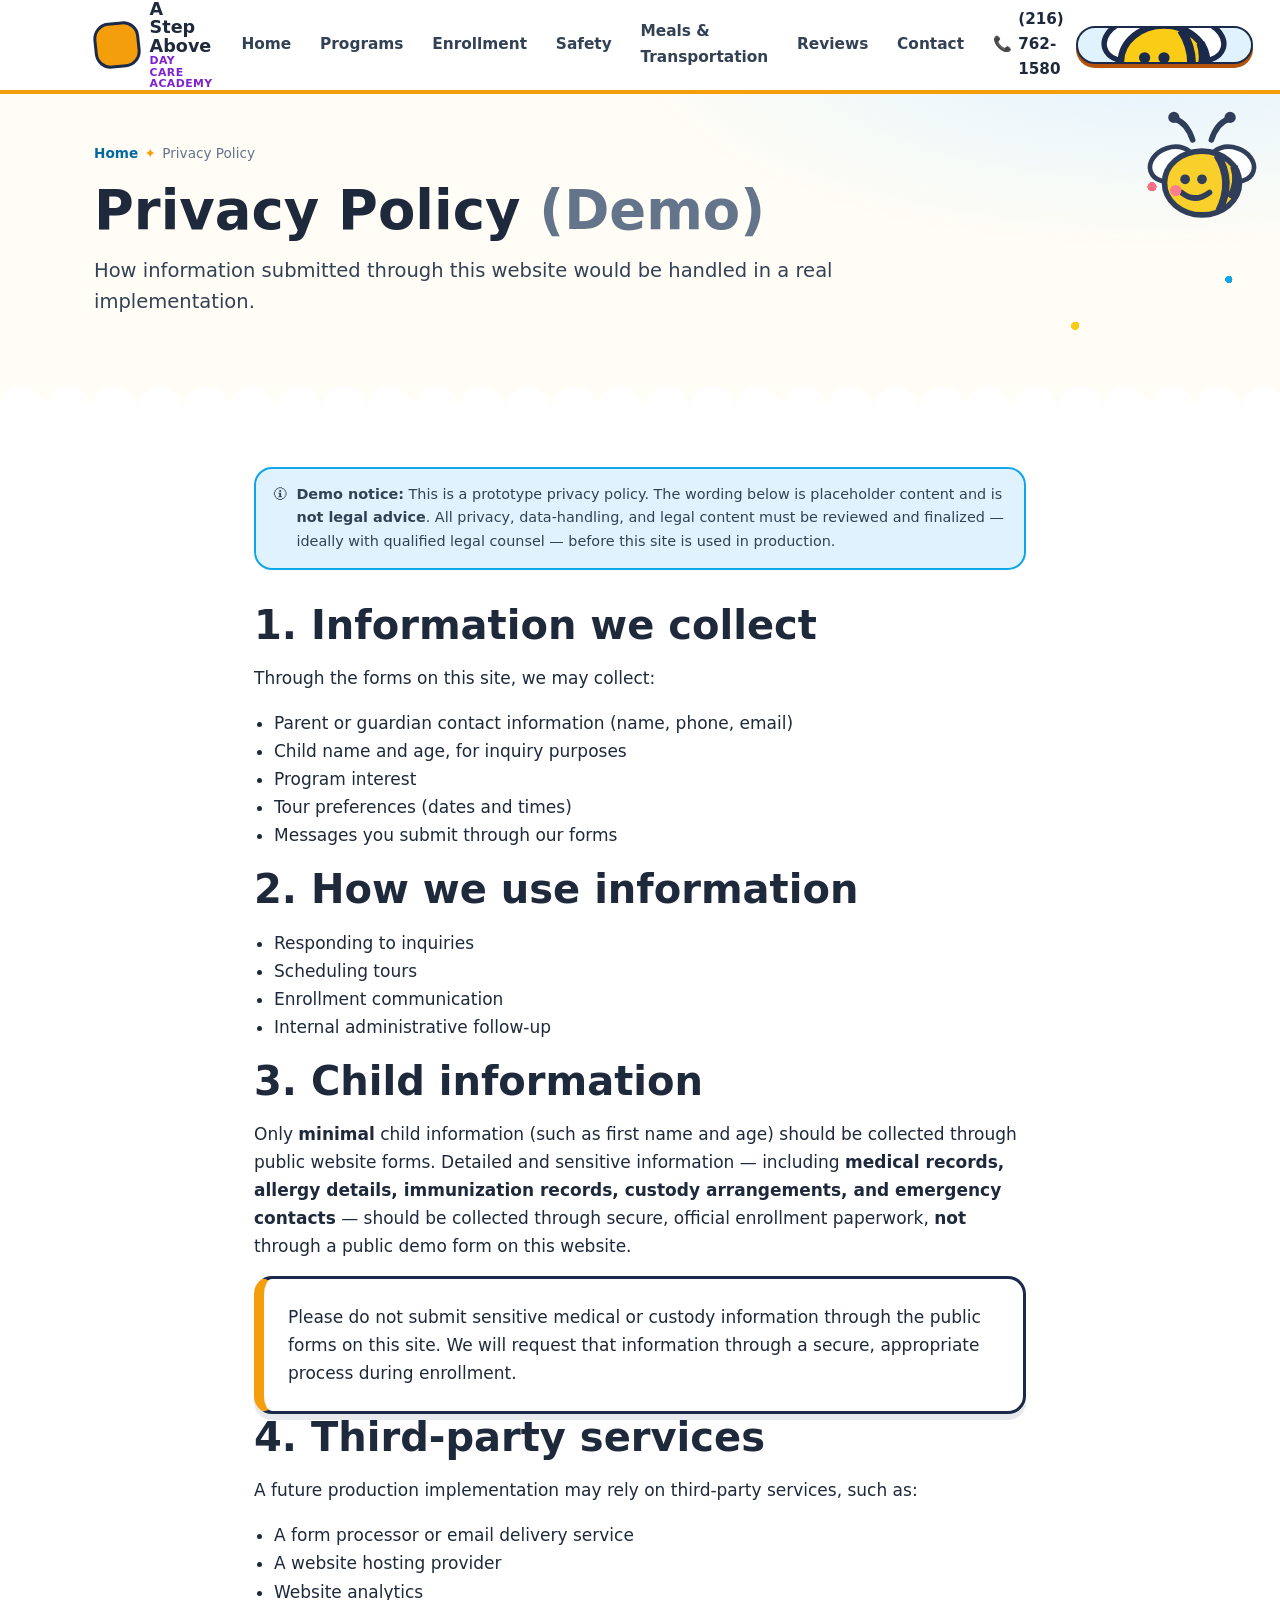
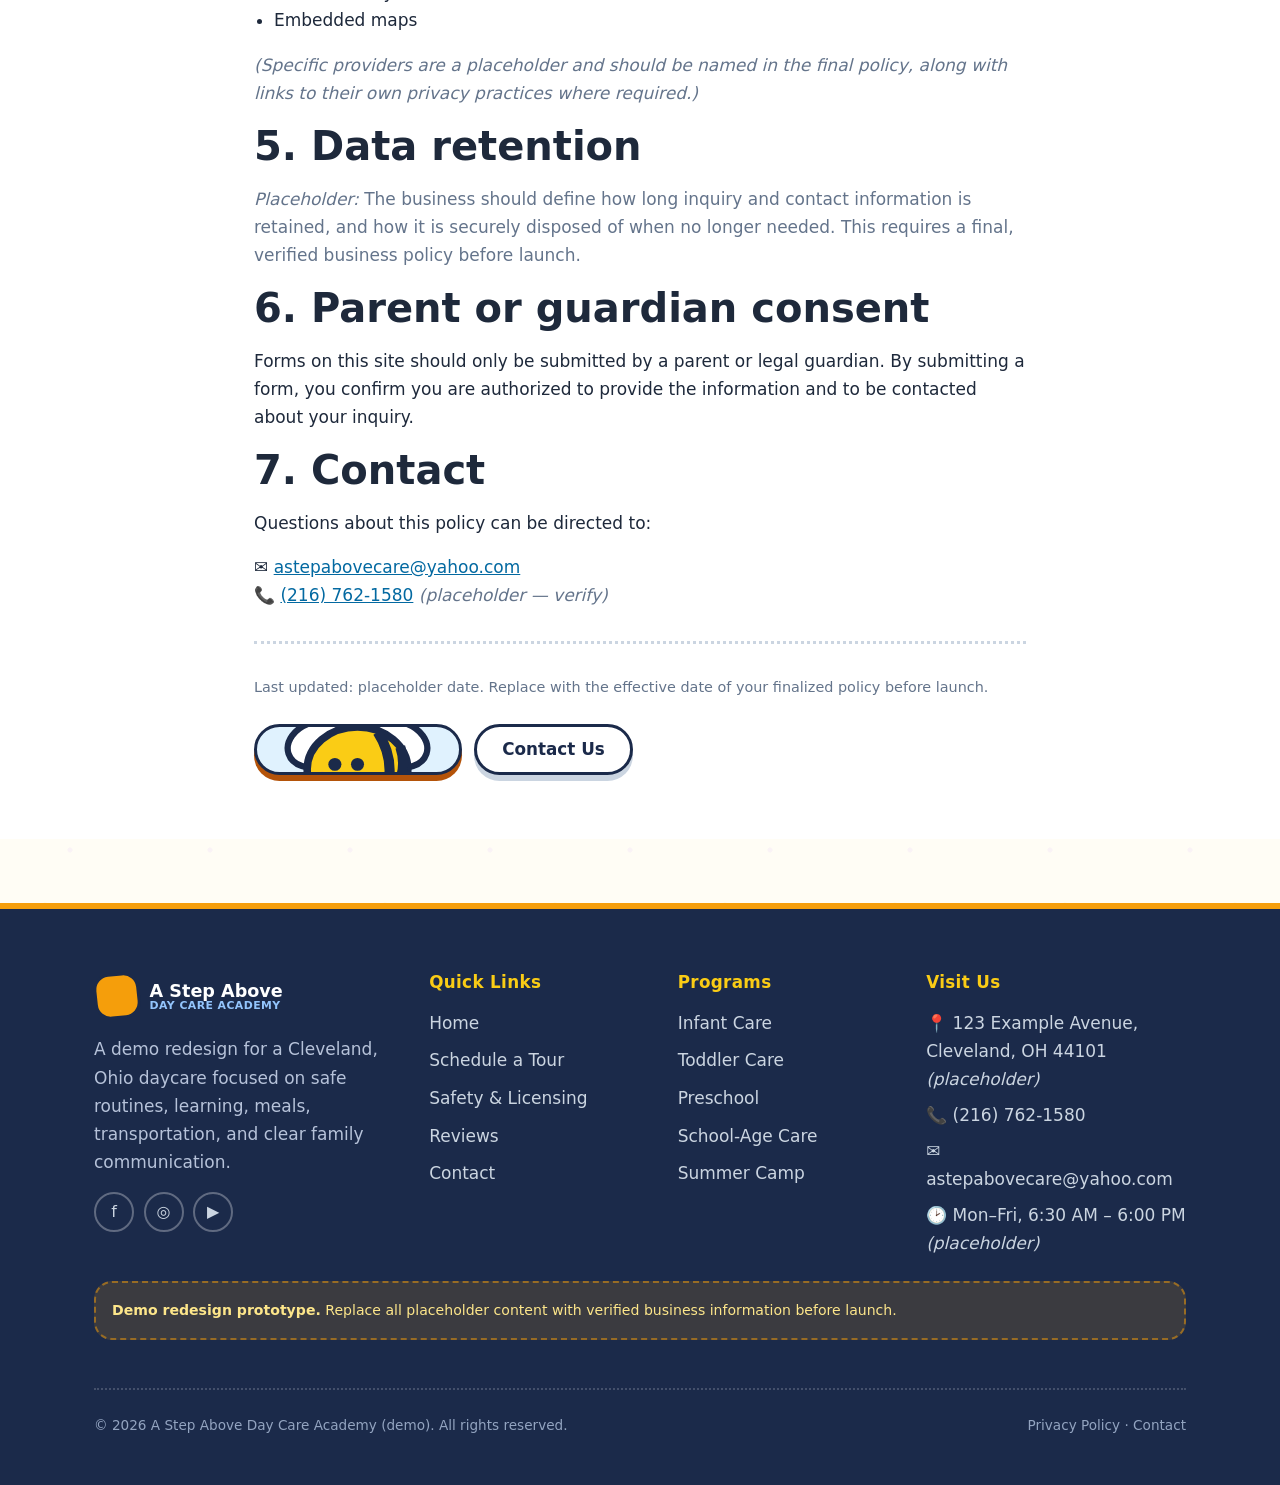
<file: privacy.html>
<!DOCTYPE html>
<html lang="en">
<head>
  <meta charset="UTF-8" />
  <meta name="viewport" content="width=device-width, initial-scale=1" />

  <title>Privacy Policy (Demo) | A Step Above Day Care Academy</title>
  <meta name="description" content="Demo privacy policy for the A Step Above Day Care Academy redesign prototype. Explains what a public form should and should not collect. Review with legal counsel before launch." />

  <meta property="og:type" content="website" />
  <meta property="og:title" content="Privacy Policy (Demo) | A Step Above Day Care Academy" />
  <meta property="og:description" content="Demo privacy policy for the redesign prototype — placeholder wording to be reviewed before launch." />
  <meta property="og:image" content="https://picsum.photos/seed/daycare-og-privacy/1200/630" />
  <meta property="og:url" content="https://daycare.perinet.org/privacy.html" />
  <meta name="twitter:card" content="summary_large_image" />

  <link rel="icon" href="data:image/svg+xml,%3Csvg xmlns='http://www.w3.org/2000/svg' viewBox='0 0 64 64'%3E%3Crect width='64' height='64' rx='14' fill='%23E0F2FE'/%3E%3Cg transform='translate(6 7) scale(0.8)'%3E%3Cpath d='M27 17 q-3 -9 -9 -11' fill='none' stroke='%231B2A4A' stroke-width='3' stroke-linecap='round'/%3E%3Cpath d='M37 17 q3 -9 9 -11' fill='none' stroke='%231B2A4A' stroke-width='3' stroke-linecap='round'/%3E%3Ccircle cx='17' cy='5' r='3' fill='%231B2A4A'/%3E%3Ccircle cx='47' cy='5' r='3' fill='%231B2A4A'/%3E%3Cellipse cx='16' cy='30' rx='12' ry='9' fill='%23fff' stroke='%231B2A4A' stroke-width='2.5' transform='rotate(-18 16 30)'/%3E%3Cellipse cx='48' cy='30' rx='12' ry='9' fill='%23fff' stroke='%231B2A4A' stroke-width='2.5' transform='rotate(18 48 30)'/%3E%3Cellipse cx='32' cy='40' rx='20' ry='17' fill='%23FACC15' stroke='%231B2A4A' stroke-width='3'/%3E%3Cpath d='M40 25 q9 14 1 30' fill='none' stroke='%231B2A4A' stroke-width='4'/%3E%3Cpath d='M49 31 q3 9 -2 17' fill='none' stroke='%231B2A4A' stroke-width='4'/%3E%3Ccircle cx='23' cy='38' r='2.6' fill='%231B2A4A'/%3E%3Ccircle cx='32' cy='38' r='2.6' fill='%231B2A4A'/%3E%3Cpath d='M21 45 q7 6 15 0' fill='none' stroke='%231B2A4A' stroke-width='3' stroke-linecap='round'/%3E%3Ccircle cx='18' cy='44' r='3' fill='%23FB7185'/%3E%3C/g%3E%3C/svg%3E" />

  <link rel="stylesheet" href="assets/css/styles.css" />
  <script src="assets/js/site.js" defer></script>
</head>
<body>
  <a class="skip-link" href="#main">Skip to main content</a>

  <header class="site-header">
    <div class="container header-inner">
      <a class="logo" href="index.html" aria-label="A Step Above Day Care Academy — home">
        <span class="logo-mark" aria-hidden="true">🐝</span>
        <span class="logo-text">A Step Above<small>Day Care Academy</small></span>
      </a>
      <button class="nav-toggle" aria-expanded="false" aria-controls="primary-nav" aria-label="Open navigation menu">
        <span aria-hidden="true"></span>
      </button>
      <nav class="main-nav" id="primary-nav" aria-label="Primary">
        <ul class="nav-list">
          <li><a href="index.html">Home</a></li>
          <li><a href="programs.html">Programs</a></li>
          <li><a href="enrollment.html">Enrollment</a></li>
          <li><a href="safety.html">Safety</a></li>
          <li><a href="meals-transportation.html">Meals &amp; Transportation</a></li>
          <li><a href="reviews.html">Reviews</a></li>
          <li><a href="contact.html">Contact</a></li>
        </ul>
        <div class="header-cta">
          <a class="header-phone" href="tel:+12167621580" aria-label="Call us at (216) 762-1580">📞 <span class="num">(216) 762-1580</span></a>
          <a class="btn btn--primary btn--sm" href="enrollment.html">Schedule a Tour</a>
        </div>
      </nav>
    </div>
  </header>

  <main id="main">

    <section class="page-hero">
      <div class="container">
        <nav class="breadcrumb" aria-label="Breadcrumb">
          <ol>
            <li><a href="index.html">Home</a></li>
            <li aria-current="page">Privacy Policy</li>
          </ol>
        </nav>
        <h1>Privacy Policy <span class="muted">(Demo)</span></h1>
        <p class="lead">How information submitted through this website would be handled in a real implementation.</p>
      </div>
    </section>

    <section class="section section--white">
      <div class="container" style="max-width:820px">

        <div class="note note--demo" style="margin-bottom:2rem">
          <span><strong>Demo notice:</strong> This is a prototype privacy policy. The wording below is placeholder content and is <strong>not legal advice</strong>. All privacy, data-handling, and legal content must be reviewed and finalized — ideally with qualified legal counsel — before this site is used in production.</span>
        </div>

        <h2>1. Information we collect</h2>
        <p>Through the forms on this site, we may collect:</p>
        <ul>
          <li>Parent or guardian contact information (name, phone, email)</li>
          <li>Child name and age, for inquiry purposes</li>
          <li>Program interest</li>
          <li>Tour preferences (dates and times)</li>
          <li>Messages you submit through our forms</li>
        </ul>

        <h2>2. How we use information</h2>
        <ul>
          <li>Responding to inquiries</li>
          <li>Scheduling tours</li>
          <li>Enrollment communication</li>
          <li>Internal administrative follow-up</li>
        </ul>

        <h2>3. Child information</h2>
        <p>Only <strong>minimal</strong> child information (such as first name and age) should be collected through public website forms. Detailed and sensitive information — including <strong>medical records, allergy details, immunization records, custody arrangements, and emergency contacts</strong> — should be collected through secure, official enrollment paperwork, <strong>not</strong> through a public demo form on this website.</p>
        <div class="callout">
          <p style="margin:0">Please do not submit sensitive medical or custody information through the public forms on this site. We will request that information through a secure, appropriate process during enrollment.</p>
        </div>

        <h2>4. Third-party services</h2>
        <p>A future production implementation may rely on third-party services, such as:</p>
        <ul>
          <li>A form processor or email delivery service</li>
          <li>A website hosting provider</li>
          <li>Website analytics</li>
          <li>Embedded maps</li>
        </ul>
        <p class="muted"><em>(Specific providers are a placeholder and should be named in the final policy, along with links to their own privacy practices where required.)</em></p>

        <h2>5. Data retention</h2>
        <p class="muted"><em>Placeholder:</em> The business should define how long inquiry and contact information is retained, and how it is securely disposed of when no longer needed. This requires a final, verified business policy before launch.</p>

        <h2>6. Parent or guardian consent</h2>
        <p>Forms on this site should only be submitted by a parent or legal guardian. By submitting a form, you confirm you are authorized to provide the information and to be contacted about your inquiry.</p>

        <h2>7. Contact</h2>
        <p>Questions about this policy can be directed to:</p>
        <p>
          ✉️ <a href="mailto:astepabovecare@yahoo.com">astepabovecare@yahoo.com</a><br />
          📞 <a href="tel:+12167621580">(216) 762-1580</a> <span class="muted"><em>(placeholder — verify)</em></span>
        </p>

        <hr />
        <p class="small muted">Last updated: placeholder date. Replace with the effective date of your finalized policy before launch.</p>

        <div class="btn-row" style="margin-top:1.5rem">
          <a class="btn btn--primary" href="enrollment.html">Schedule a Tour</a>
          <a class="btn btn--ghost" href="contact.html">Contact Us</a>
        </div>
      </div>
    </section>

  </main>

  <footer class="site-footer">
    <div class="container">
      <div class="footer-grid">
        <div class="footer-brand">
          <a class="logo" href="index.html" aria-label="A Step Above Day Care Academy — home">
            <span class="logo-mark" aria-hidden="true">🐝</span>
            <span class="logo-text">A Step Above<small>Day Care Academy</small></span>
          </a>
          <p>A demo redesign for a Cleveland, Ohio daycare focused on safe routines, learning, meals, transportation, and clear family communication.</p>
          <div class="footer-social" aria-label="Social media (placeholder links)">
            <a href="#" aria-label="Facebook (placeholder)">f</a>
            <a href="#" aria-label="Instagram (placeholder)">◎</a>
            <a href="#" aria-label="YouTube (placeholder)">▶</a>
          </div>
        </div>
        <nav aria-label="Quick links">
          <h4>Quick Links</h4>
          <ul class="footer-links">
            <li><a href="index.html">Home</a></li>
            <li><a href="enrollment.html">Schedule a Tour</a></li>
            <li><a href="safety.html">Safety &amp; Licensing</a></li>
            <li><a href="reviews.html">Reviews</a></li>
            <li><a href="contact.html">Contact</a></li>
          </ul>
        </nav>
        <nav aria-label="Programs">
          <h4>Programs</h4>
          <ul class="footer-links">
            <li><a href="programs.html#infant">Infant Care</a></li>
            <li><a href="programs.html#toddler">Toddler Care</a></li>
            <li><a href="programs.html#preschool">Preschool</a></li>
            <li><a href="programs.html#school-age">School-Age Care</a></li>
            <li><a href="programs.html#summer-camp">Summer Camp</a></li>
          </ul>
        </nav>
        <div class="footer-contact">
          <h4>Visit Us</h4>
          <p>📍 123 Example Avenue,<br />Cleveland, OH 44101 <em>(placeholder)</em></p>
          <p>📞 <a href="tel:+12167621580">(216) 762-1580</a></p>
          <p>✉️ <a href="mailto:astepabovecare@yahoo.com">astepabovecare@yahoo.com</a></p>
          <p>🕑 Mon–Fri, 6:30 AM – 6:00 PM <em>(placeholder)</em></p>
        </div>
      </div>
      <div class="footer-disclaimer">
        <strong>Demo redesign prototype.</strong> Replace all placeholder content with verified business information before launch.
      </div>
      <div class="footer-bottom">
        <p>© <span data-year>2026</span> A Step Above Day Care Academy (demo). All rights reserved.</p>
        <p><a href="privacy.html">Privacy Policy</a> · <a href="contact.html">Contact</a></p>
      </div>
    </div>
  </footer>
</body>
</html>
</file>
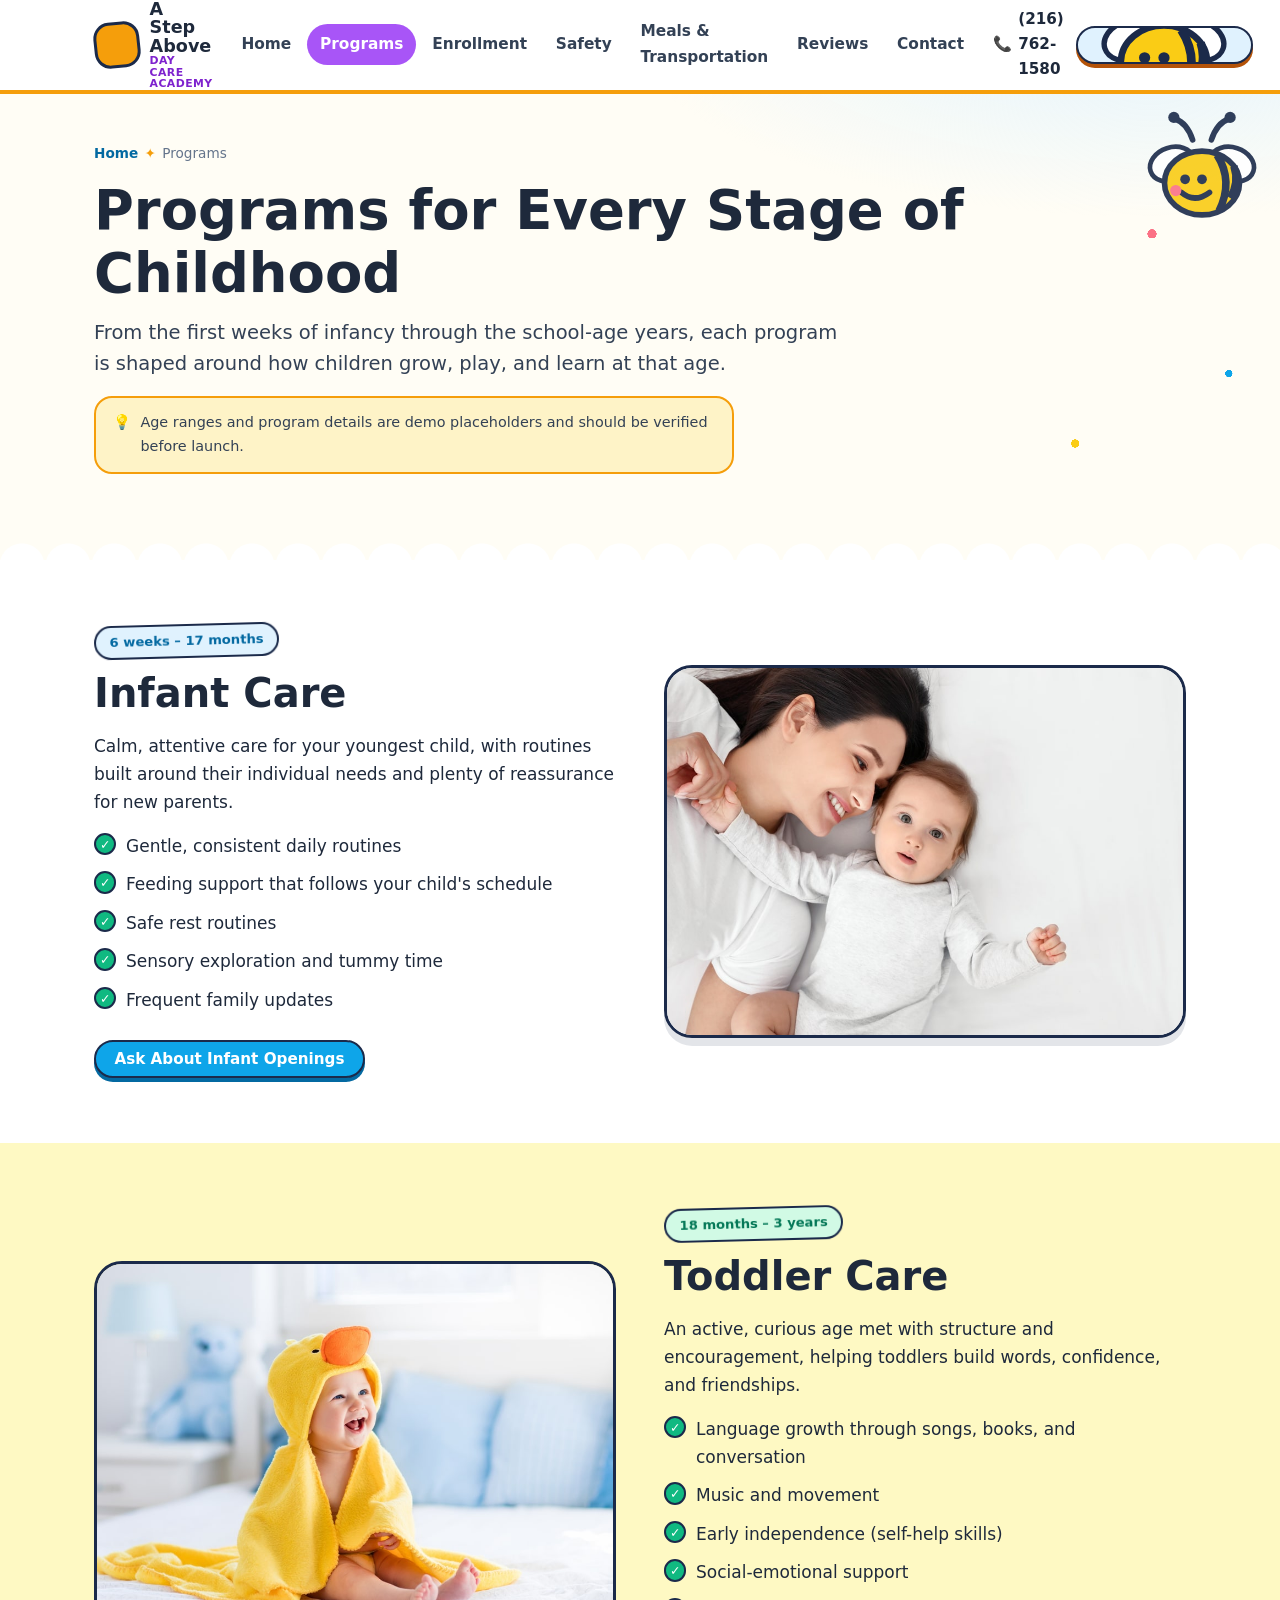
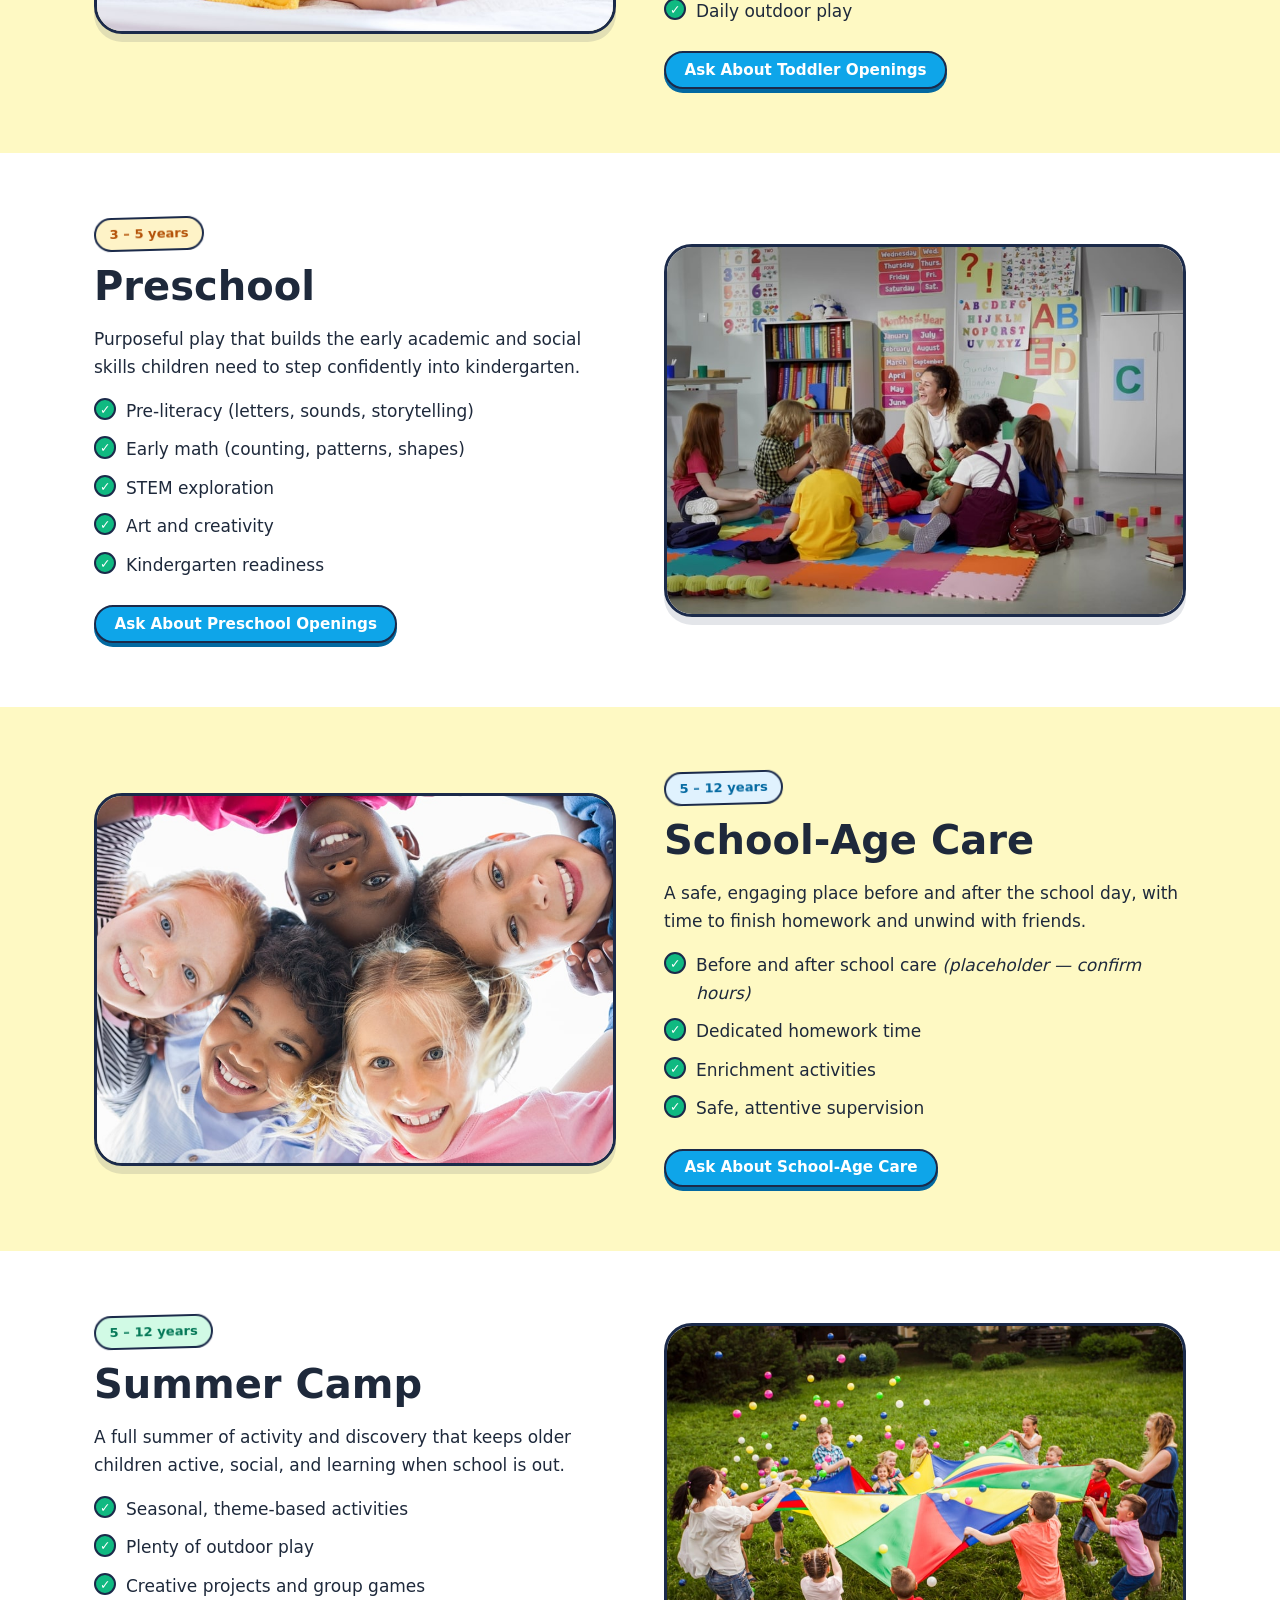
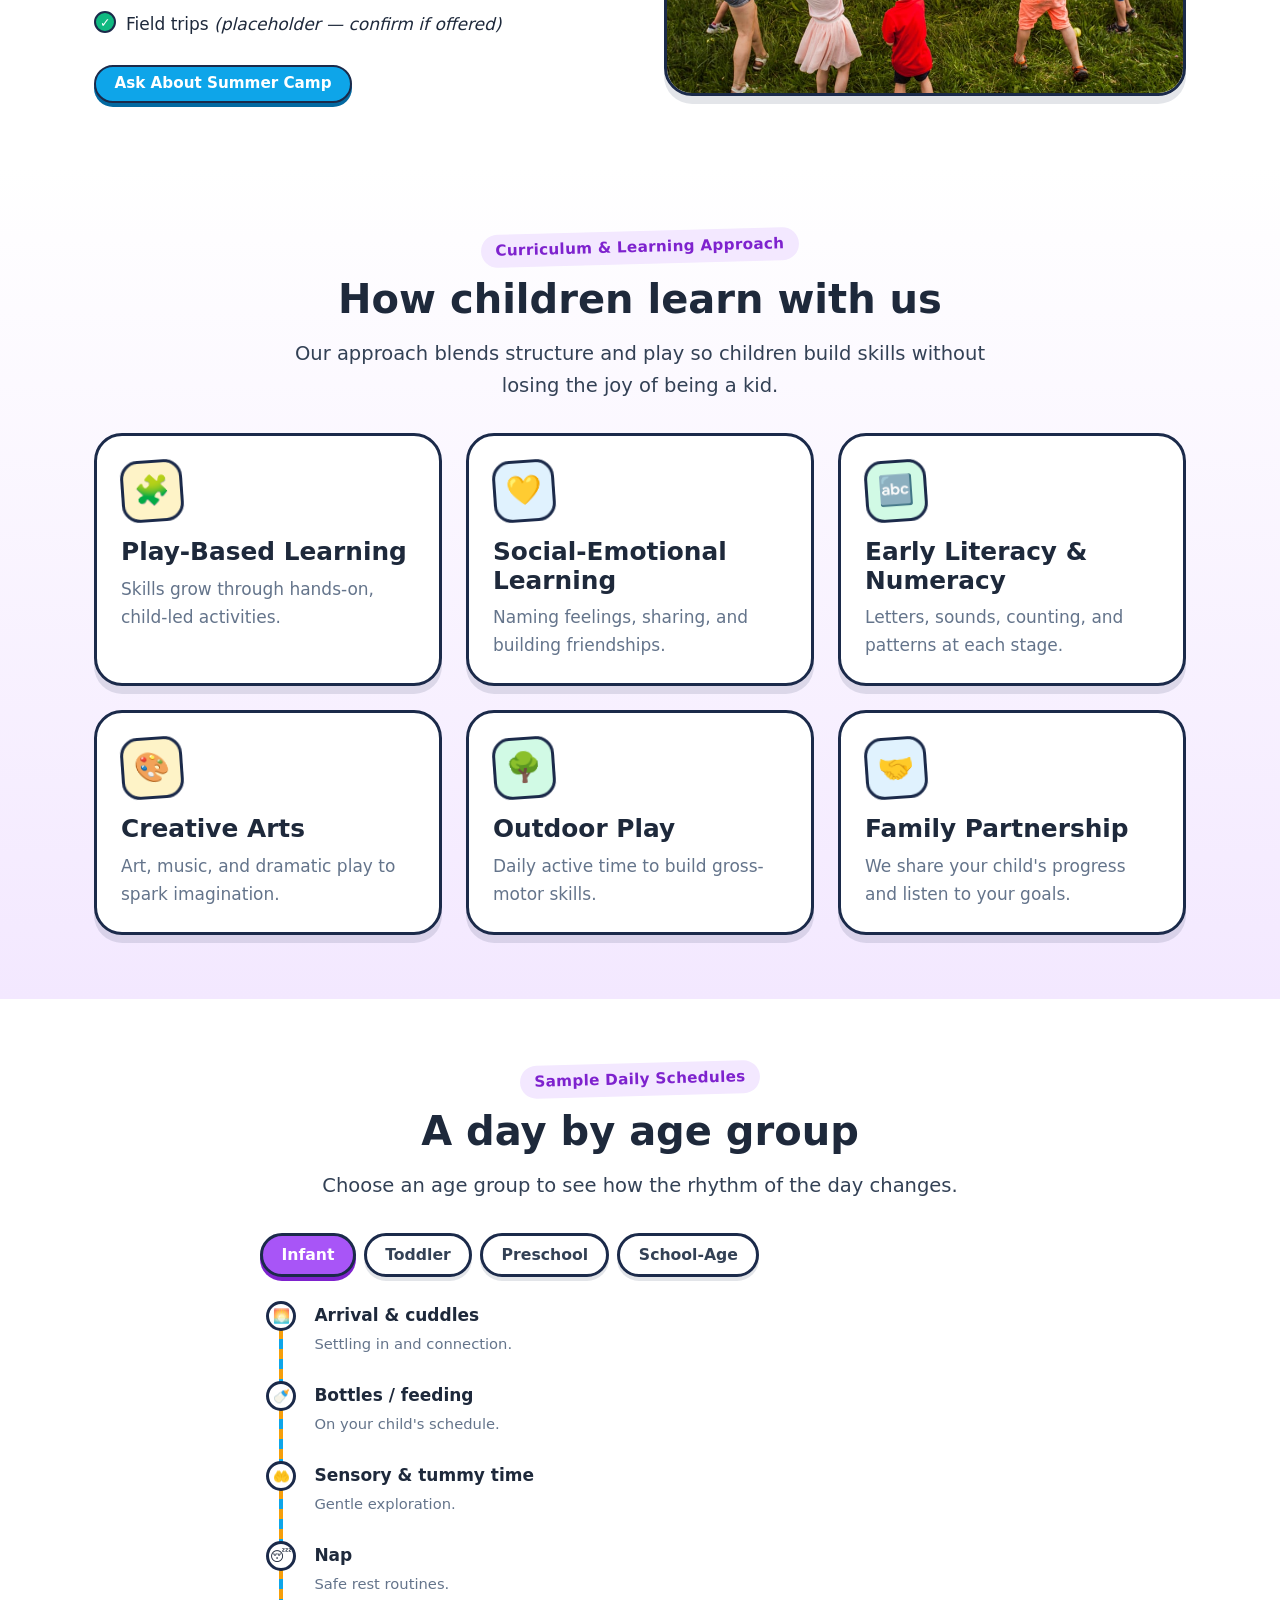
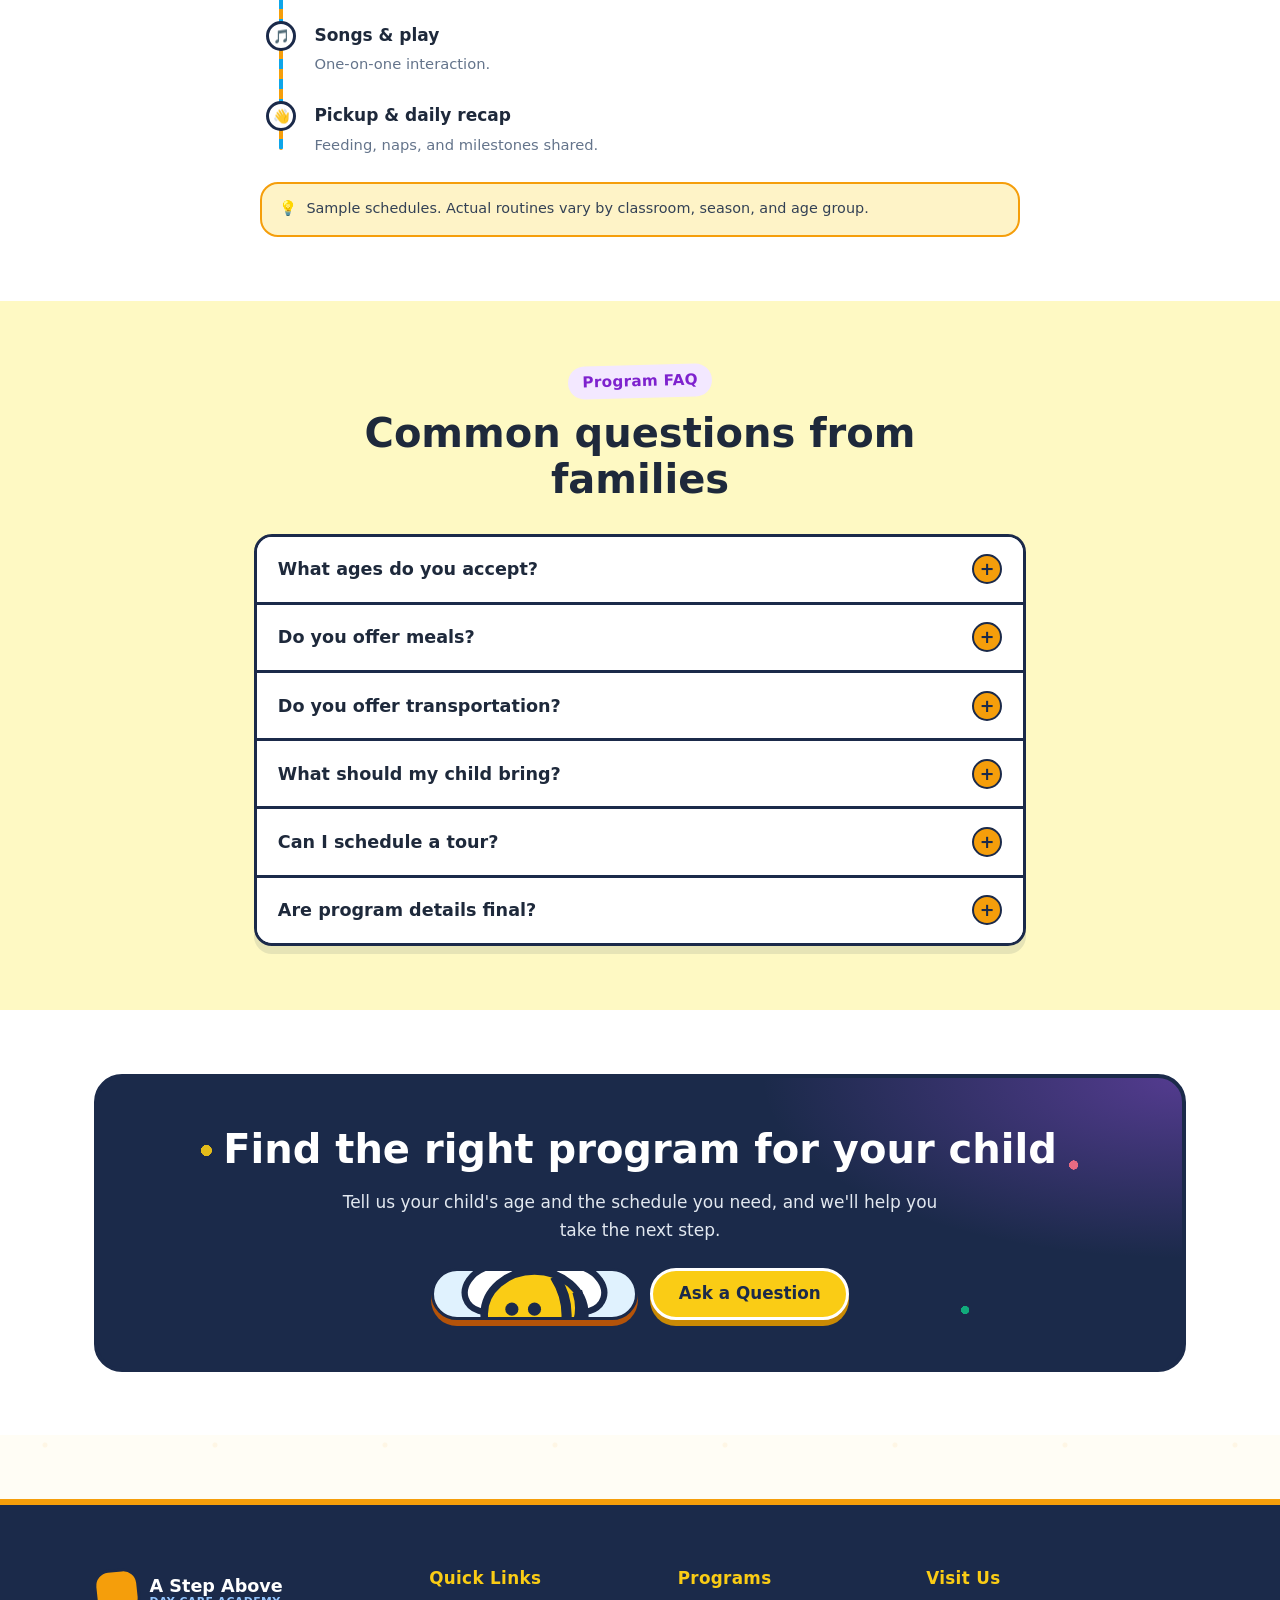
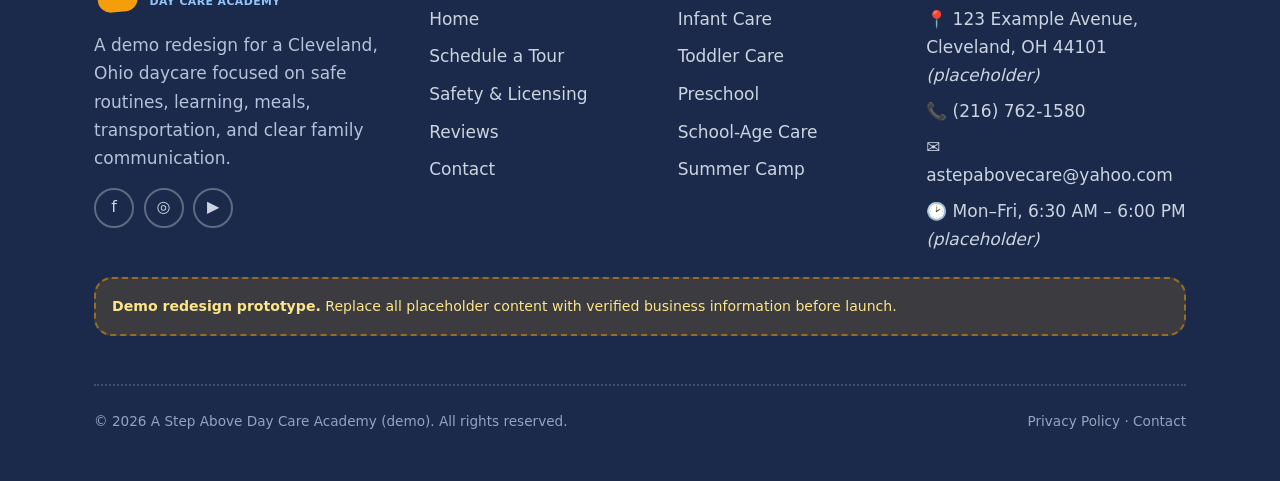
<file: programs.html>
<!DOCTYPE html>
<html lang="en">
<head>
  <meta charset="UTF-8" />
  <meta name="viewport" content="width=device-width, initial-scale=1" />

  <title>Programs | A Step Above Day Care Academy — Cleveland, Ohio</title>
  <meta name="description" content="Infant, toddler, preschool, school-age care and summer camp at A Step Above Day Care Academy in Cleveland, Ohio. See age ranges, curriculum, sample schedules and program FAQs. (Demo redesign.)" />

  <meta property="og:type" content="website" />
  <meta property="og:title" content="Programs | A Step Above Day Care Academy" />
  <meta property="og:description" content="Care for every stage — infants through school-age and summer camp — with play-based learning and clear routines." />
  <meta property="og:image" content="https://picsum.photos/seed/daycare-og-programs/1200/630" />
  <meta property="og:url" content="https://daycare.perinet.org/programs.html" />
  <meta name="twitter:card" content="summary_large_image" />

  <link rel="icon" href="data:image/svg+xml,%3Csvg xmlns='http://www.w3.org/2000/svg' viewBox='0 0 64 64'%3E%3Crect width='64' height='64' rx='14' fill='%23E0F2FE'/%3E%3Cg transform='translate(6 7) scale(0.8)'%3E%3Cpath d='M27 17 q-3 -9 -9 -11' fill='none' stroke='%231B2A4A' stroke-width='3' stroke-linecap='round'/%3E%3Cpath d='M37 17 q3 -9 9 -11' fill='none' stroke='%231B2A4A' stroke-width='3' stroke-linecap='round'/%3E%3Ccircle cx='17' cy='5' r='3' fill='%231B2A4A'/%3E%3Ccircle cx='47' cy='5' r='3' fill='%231B2A4A'/%3E%3Cellipse cx='16' cy='30' rx='12' ry='9' fill='%23fff' stroke='%231B2A4A' stroke-width='2.5' transform='rotate(-18 16 30)'/%3E%3Cellipse cx='48' cy='30' rx='12' ry='9' fill='%23fff' stroke='%231B2A4A' stroke-width='2.5' transform='rotate(18 48 30)'/%3E%3Cellipse cx='32' cy='40' rx='20' ry='17' fill='%23FACC15' stroke='%231B2A4A' stroke-width='3'/%3E%3Cpath d='M40 25 q9 14 1 30' fill='none' stroke='%231B2A4A' stroke-width='4'/%3E%3Cpath d='M49 31 q3 9 -2 17' fill='none' stroke='%231B2A4A' stroke-width='4'/%3E%3Ccircle cx='23' cy='38' r='2.6' fill='%231B2A4A'/%3E%3Ccircle cx='32' cy='38' r='2.6' fill='%231B2A4A'/%3E%3Cpath d='M21 45 q7 6 15 0' fill='none' stroke='%231B2A4A' stroke-width='3' stroke-linecap='round'/%3E%3Ccircle cx='18' cy='44' r='3' fill='%23FB7185'/%3E%3C/g%3E%3C/svg%3E" />

  <link rel="stylesheet" href="assets/css/styles.css" />
  <script src="assets/js/site.js" defer></script>
</head>
<body>
  <a class="skip-link" href="#main">Skip to main content</a>

  <header class="site-header">
    <div class="container header-inner">
      <a class="logo" href="index.html" aria-label="A Step Above Day Care Academy — home">
        <span class="logo-mark" aria-hidden="true">🐝</span>
        <span class="logo-text">A Step Above<small>Day Care Academy</small></span>
      </a>
      <button class="nav-toggle" aria-expanded="false" aria-controls="primary-nav" aria-label="Open navigation menu">
        <span aria-hidden="true"></span>
      </button>
      <nav class="main-nav" id="primary-nav" aria-label="Primary">
        <ul class="nav-list">
          <li><a href="index.html">Home</a></li>
          <li><a href="programs.html">Programs</a></li>
          <li><a href="enrollment.html">Enrollment</a></li>
          <li><a href="safety.html">Safety</a></li>
          <li><a href="meals-transportation.html">Meals &amp; Transportation</a></li>
          <li><a href="reviews.html">Reviews</a></li>
          <li><a href="contact.html">Contact</a></li>
        </ul>
        <div class="header-cta">
          <a class="header-phone" href="tel:+12167621580" aria-label="Call us at (216) 762-1580">📞 <span class="num">(216) 762-1580</span></a>
          <a class="btn btn--primary btn--sm" href="enrollment.html">Schedule a Tour</a>
        </div>
      </nav>
    </div>
  </header>

  <main id="main">

    <!-- ===================== PAGE HERO ===================== -->
    <section class="page-hero">
      <div class="container">
        <nav class="breadcrumb" aria-label="Breadcrumb">
          <ol>
            <li><a href="index.html">Home</a></li>
            <li aria-current="page">Programs</li>
          </ol>
        </nav>
        <h1>Programs for Every Stage of Childhood</h1>
        <p class="lead">From the first weeks of infancy through the school-age years, each program is shaped around how children grow, play, and learn at that age.</p>
        <p class="note" style="margin-top:1rem;max-width:640px">Age ranges and program details are demo placeholders and should be verified before launch.</p>
      </div>
    </section>

    <!-- ===================== PROGRAM DETAILS ===================== -->

    <!-- A. INFANT -->
    <section class="section section--white" id="infant">
      <div class="container split">
        <div class="reveal">
          <span class="pill sky">6 weeks – 17 months</span>
          <h2>Infant Care</h2>
          <p>Calm, attentive care for your youngest child, with routines built around their individual needs and plenty of reassurance for new parents.</p>
          <ul class="check-list">
            <li>Gentle, consistent daily routines</li>
            <li>Feeding support that follows your child's schedule</li>
            <li>Safe rest routines</li>
            <li>Sensory exploration and tummy time</li>
            <li>Frequent family updates</li>
          </ul>
          <a class="btn btn--sky btn--sm" href="enrollment.html" style="margin-top:1rem">Ask About Infant Openings</a>
        </div>
        <div class="reveal">
          <div class="illus-frame"><img class="photo" src="assets/img/infant.jpg" width="1000" height="667" loading="lazy" decoding="async" alt="An infant care space at A Step Above Day Care Academy." /></div>
        </div>
      </div>
    </section>

    <!-- B. TODDLER -->
    <section class="section section--warm" id="toddler">
      <div class="container split">
        <div class="reveal">
          <div class="illus-frame"><img class="photo" src="assets/img/toddler.jpg" width="1000" height="667" loading="lazy" decoding="async" alt="Toddlers playing and learning in the toddler program." /></div>
        </div>
        <div class="reveal">
          <span class="pill">18 months – 3 years</span>
          <h2>Toddler Care</h2>
          <p>An active, curious age met with structure and encouragement, helping toddlers build words, confidence, and friendships.</p>
          <ul class="check-list">
            <li>Language growth through songs, books, and conversation</li>
            <li>Music and movement</li>
            <li>Early independence (self-help skills)</li>
            <li>Social-emotional support</li>
            <li>Daily outdoor play</li>
          </ul>
          <a class="btn btn--sky btn--sm" href="enrollment.html" style="margin-top:1rem">Ask About Toddler Openings</a>
        </div>
      </div>
    </section>

    <!-- C. PRESCHOOL -->
    <section class="section section--white" id="preschool">
      <div class="container split">
        <div class="reveal">
          <span class="pill amber">3 – 5 years</span>
          <h2>Preschool</h2>
          <p>Purposeful play that builds the early academic and social skills children need to step confidently into kindergarten.</p>
          <ul class="check-list">
            <li>Pre-literacy (letters, sounds, storytelling)</li>
            <li>Early math (counting, patterns, shapes)</li>
            <li>STEM exploration</li>
            <li>Art and creativity</li>
            <li>Kindergarten readiness</li>
          </ul>
          <a class="btn btn--sky btn--sm" href="enrollment.html" style="margin-top:1rem">Ask About Preschool Openings</a>
        </div>
        <div class="reveal">
          <div class="illus-frame"><img class="photo" src="assets/img/preschool.jpg" width="1000" height="563" loading="lazy" decoding="async" alt="Preschoolers taking part in classroom learning activities." /></div>
        </div>
      </div>
    </section>

    <!-- D. SCHOOL-AGE -->
    <section class="section section--warm" id="school-age">
      <div class="container split">
        <div class="reveal">
          <div class="illus-frame"><img class="photo" src="assets/img/schoolage.jpg" width="1000" height="667" loading="lazy" decoding="async" alt="School-age children in the before- and after-school program." /></div>
        </div>
        <div class="reveal">
          <span class="pill sky">5 – 12 years</span>
          <h2>School-Age Care</h2>
          <p>A safe, engaging place before and after the school day, with time to finish homework and unwind with friends.</p>
          <ul class="check-list">
            <li>Before and after school care <em>(placeholder — confirm hours)</em></li>
            <li>Dedicated homework time</li>
            <li>Enrichment activities</li>
            <li>Safe, attentive supervision</li>
          </ul>
          <a class="btn btn--sky btn--sm" href="enrollment.html" style="margin-top:1rem">Ask About School-Age Care</a>
        </div>
      </div>
    </section>

    <!-- E. SUMMER CAMP -->
    <section class="section section--white" id="summer-camp">
      <div class="container split">
        <div class="reveal">
          <span class="pill">5 – 12 years</span>
          <h2>Summer Camp</h2>
          <p>A full summer of activity and discovery that keeps older children active, social, and learning when school is out.</p>
          <ul class="check-list">
            <li>Seasonal, theme-based activities</li>
            <li>Plenty of outdoor play</li>
            <li>Creative projects and group games</li>
            <li>Field trips <em>(placeholder — confirm if offered)</em></li>
          </ul>
          <a class="btn btn--sky btn--sm" href="enrollment.html" style="margin-top:1rem">Ask About Summer Camp</a>
        </div>
        <div class="reveal">
          <div class="illus-frame"><img class="photo" src="assets/img/summer.jpg" width="1000" height="667" loading="lazy" decoding="async" alt="Children enjoying summer camp activities." /></div>
        </div>
      </div>
    </section>

    <!-- ===================== CURRICULUM ===================== -->
    <section class="section section--soft">
      <div class="container">
        <div class="section-head center">
          <p class="eyebrow">Curriculum &amp; Learning Approach</p>
          <h2>How children learn with us</h2>
          <p class="lead">Our approach blends structure and play so children build skills without losing the joy of being a kid.</p>
        </div>
        <div class="grid grid-3">
          <div class="card reveal"><div class="card-icon" aria-hidden="true">🧩</div><h3>Play-Based Learning</h3><p class="muted">Skills grow through hands-on, child-led activities.</p></div>
          <div class="card reveal"><div class="card-icon sky" aria-hidden="true">💛</div><h3>Social-Emotional Learning</h3><p class="muted">Naming feelings, sharing, and building friendships.</p></div>
          <div class="card reveal"><div class="card-icon emerald" aria-hidden="true">🔤</div><h3>Early Literacy &amp; Numeracy</h3><p class="muted">Letters, sounds, counting, and patterns at each stage.</p></div>
          <div class="card reveal"><div class="card-icon amber" aria-hidden="true">🎨</div><h3>Creative Arts</h3><p class="muted">Art, music, and dramatic play to spark imagination.</p></div>
          <div class="card reveal"><div class="card-icon emerald" aria-hidden="true">🌳</div><h3>Outdoor Play</h3><p class="muted">Daily active time to build gross-motor skills.</p></div>
          <div class="card reveal"><div class="card-icon sky" aria-hidden="true">🤝</div><h3>Family Partnership</h3><p class="muted">We share your child's progress and listen to your goals.</p></div>
        </div>
      </div>
    </section>

    <!-- ===================== SAMPLE SCHEDULES (TABS) ===================== -->
    <section class="section section--white">
      <div class="container">
        <div class="section-head center">
          <p class="eyebrow">Sample Daily Schedules</p>
          <h2>A day by age group</h2>
          <p class="lead">Choose an age group to see how the rhythm of the day changes.</p>
        </div>

        <div class="tabs" style="max-width:760px;margin:0 auto">
          <div class="tabs__list" role="tablist" aria-label="Sample daily schedules by age group">
            <button class="tabs__tab" role="tab" id="tab-infant" aria-controls="panel-infant" aria-selected="true">Infant</button>
            <button class="tabs__tab" role="tab" id="tab-toddler" aria-controls="panel-toddler" aria-selected="false" tabindex="-1">Toddler</button>
            <button class="tabs__tab" role="tab" id="tab-preschool" aria-controls="panel-preschool" aria-selected="false" tabindex="-1">Preschool</button>
            <button class="tabs__tab" role="tab" id="tab-schoolage" aria-controls="panel-schoolage" aria-selected="false" tabindex="-1">School-Age</button>
          </div>

          <div class="tabs__panel" role="tabpanel" id="panel-infant" aria-labelledby="tab-infant">
            <ol class="timeline">
              <li><span class="time-dot" aria-hidden="true">🌅</span><span class="time-label">Arrival &amp; cuddles</span><span class="time-note">Settling in and connection.</span></li>
              <li><span class="time-dot" aria-hidden="true">🍼</span><span class="time-label">Bottles / feeding</span><span class="time-note">On your child's schedule.</span></li>
              <li><span class="time-dot" aria-hidden="true">🤲</span><span class="time-label">Sensory &amp; tummy time</span><span class="time-note">Gentle exploration.</span></li>
              <li><span class="time-dot" aria-hidden="true">😴</span><span class="time-label">Nap</span><span class="time-note">Safe rest routines.</span></li>
              <li><span class="time-dot" aria-hidden="true">🎵</span><span class="time-label">Songs &amp; play</span><span class="time-note">One-on-one interaction.</span></li>
              <li><span class="time-dot" aria-hidden="true">👋</span><span class="time-label">Pickup &amp; daily recap</span><span class="time-note">Feeding, naps, and milestones shared.</span></li>
            </ol>
          </div>

          <div class="tabs__panel" role="tabpanel" id="panel-toddler" aria-labelledby="tab-toddler" hidden>
            <ol class="timeline">
              <li><span class="time-dot" aria-hidden="true">🌅</span><span class="time-label">Arrival &amp; free play</span></li>
              <li><span class="time-dot" aria-hidden="true">🥣</span><span class="time-label">Breakfast</span></li>
              <li><span class="time-dot" aria-hidden="true">🎵</span><span class="time-label">Music &amp; movement</span></li>
              <li><span class="time-dot" aria-hidden="true">🧸</span><span class="time-label">Centers &amp; sensory play</span></li>
              <li><span class="time-dot" aria-hidden="true">🌳</span><span class="time-label">Outdoor play</span></li>
              <li><span class="time-dot" aria-hidden="true">🍽️</span><span class="time-label">Lunch &amp; nap</span></li>
              <li><span class="time-dot" aria-hidden="true">🍎</span><span class="time-label">Snack &amp; story time</span></li>
              <li><span class="time-dot" aria-hidden="true">👋</span><span class="time-label">Pickup</span></li>
            </ol>
          </div>

          <div class="tabs__panel" role="tabpanel" id="panel-preschool" aria-labelledby="tab-preschool" hidden>
            <ol class="timeline">
              <li><span class="time-dot" aria-hidden="true">🌅</span><span class="time-label">Arrival &amp; free play</span></li>
              <li><span class="time-dot" aria-hidden="true">🥣</span><span class="time-label">Breakfast</span></li>
              <li><span class="time-dot" aria-hidden="true">🔵</span><span class="time-label">Circle time</span></li>
              <li><span class="time-dot" aria-hidden="true">🔤</span><span class="time-label">Literacy &amp; math centers</span></li>
              <li><span class="time-dot" aria-hidden="true">🌳</span><span class="time-label">Outdoor play</span></li>
              <li><span class="time-dot" aria-hidden="true">🍽️</span><span class="time-label">Lunch &amp; quiet time</span></li>
              <li><span class="time-dot" aria-hidden="true">🎨</span><span class="time-label">Art &amp; STEM projects</span></li>
              <li><span class="time-dot" aria-hidden="true">👋</span><span class="time-label">Snack &amp; pickup</span></li>
            </ol>
          </div>

          <div class="tabs__panel" role="tabpanel" id="panel-schoolage" aria-labelledby="tab-schoolage" hidden>
            <ol class="timeline">
              <li><span class="time-dot" aria-hidden="true">🌅</span><span class="time-label">Before-school care &amp; breakfast</span><span class="time-note">Placeholder — confirm hours.</span></li>
              <li><span class="time-dot" aria-hidden="true">🚌</span><span class="time-label">Off to school</span></li>
              <li><span class="time-dot" aria-hidden="true">🎒</span><span class="time-label">After-school arrival &amp; snack</span></li>
              <li><span class="time-dot" aria-hidden="true">📚</span><span class="time-label">Homework time</span></li>
              <li><span class="time-dot" aria-hidden="true">⚽</span><span class="time-label">Enrichment &amp; active play</span></li>
              <li><span class="time-dot" aria-hidden="true">👋</span><span class="time-label">Pickup</span></li>
            </ol>
          </div>
        </div>
        <p class="note" style="max-width:760px;margin:1.5rem auto 0">Sample schedules. Actual routines vary by classroom, season, and age group.</p>
      </div>
    </section>

    <!-- ===================== PROGRAM FAQ (ACCORDION) ===================== -->
    <section class="section section--warm">
      <div class="container" style="max-width:820px">
        <div class="section-head center">
          <p class="eyebrow">Program FAQ</p>
          <h2>Common questions from families</h2>
        </div>

        <div class="accordion">
          <div class="accordion__item">
            <h3 style="margin:0">
              <button class="accordion__trigger" id="faq1-t" aria-expanded="false" aria-controls="faq1-p">
                What ages do you accept? <span class="icon" aria-hidden="true">+</span>
              </button>
            </h3>
            <div class="accordion__panel" id="faq1-p" role="region" aria-labelledby="faq1-t" hidden>
              <div class="accordion__panel-inner">We offer care from infancy (6 weeks placeholder) through school-age (up to 12 years), plus summer camp. Exact age ranges should be verified before launch.</div>
            </div>
          </div>
          <div class="accordion__item">
            <h3 style="margin:0">
              <button class="accordion__trigger" id="faq2-t" aria-expanded="false" aria-controls="faq2-p">
                Do you offer meals? <span class="icon" aria-hidden="true">+</span>
              </button>
            </h3>
            <div class="accordion__panel" id="faq2-p" role="region" aria-labelledby="faq2-t" hidden>
              <div class="accordion__panel-inner">Yes — breakfast, lunch, and snacks are included. See <a href="meals-transportation.html">Meals &amp; Transportation</a> for details. Menus and dietary accommodations are placeholders to be confirmed.</div>
            </div>
          </div>
          <div class="accordion__item">
            <h3 style="margin:0">
              <button class="accordion__trigger" id="faq3-t" aria-expanded="false" aria-controls="faq3-p">
                Do you offer transportation? <span class="icon" aria-hidden="true">+</span>
              </button>
            </h3>
            <div class="accordion__panel" id="faq3-p" role="region" aria-labelledby="faq3-t" hidden>
              <div class="accordion__panel-inner">Transportation support may be available <em>(placeholder)</em>. Service area and eligibility should be verified before launch — please ask during your tour.</div>
            </div>
          </div>
          <div class="accordion__item">
            <h3 style="margin:0">
              <button class="accordion__trigger" id="faq4-t" aria-expanded="false" aria-controls="faq4-p">
                What should my child bring? <span class="icon" aria-hidden="true">+</span>
              </button>
            </h3>
            <div class="accordion__panel" id="faq4-p" role="region" aria-labelledby="faq4-t" hidden>
              <div class="accordion__panel-inner">A general list typically includes a change of clothes, comfort items, and weather-appropriate gear. A complete supply list is provided at enrollment <em>(placeholder)</em>.</div>
            </div>
          </div>
          <div class="accordion__item">
            <h3 style="margin:0">
              <button class="accordion__trigger" id="faq5-t" aria-expanded="false" aria-controls="faq5-p">
                Can I schedule a tour? <span class="icon" aria-hidden="true">+</span>
              </button>
            </h3>
            <div class="accordion__panel" id="faq5-p" role="region" aria-labelledby="faq5-t" hidden>
              <div class="accordion__panel-inner">Absolutely. Visiting in person is the best way to choose childcare. <a href="enrollment.html">Start a tour request</a> and we'll follow up to confirm a time.</div>
            </div>
          </div>
          <div class="accordion__item">
            <h3 style="margin:0">
              <button class="accordion__trigger" id="faq6-t" aria-expanded="false" aria-controls="faq6-p">
                Are program details final? <span class="icon" aria-hidden="true">+</span>
              </button>
            </h3>
            <div class="accordion__panel" id="faq6-p" role="region" aria-labelledby="faq6-t" hidden>
              <div class="accordion__panel-inner">No — this is a demo redesign. Age ranges, schedules, meals, and transportation details shown here are placeholders and must be confirmed against the center's official information before launch.</div>
            </div>
          </div>
        </div>
      </div>
    </section>

    <!-- CTA BAND -->
    <section class="section section--white">
      <div class="container">
        <div class="cta-band reveal">
          <h2>Find the right program for your child</h2>
          <p>Tell us your child's age and the schedule you need, and we'll help you take the next step.</p>
          <div class="btn-row center" style="margin-top:1.5rem">
            <a class="btn btn--primary" href="enrollment.html">Schedule a Tour</a>
            <a class="btn btn--on-dark" href="contact.html">Ask a Question</a>
          </div>
        </div>
      </div>
    </section>

  </main>

  <footer class="site-footer">
    <div class="container">
      <div class="footer-grid">
        <div class="footer-brand">
          <a class="logo" href="index.html" aria-label="A Step Above Day Care Academy — home">
            <span class="logo-mark" aria-hidden="true">🐝</span>
            <span class="logo-text">A Step Above<small>Day Care Academy</small></span>
          </a>
          <p>A demo redesign for a Cleveland, Ohio daycare focused on safe routines, learning, meals, transportation, and clear family communication.</p>
          <div class="footer-social" aria-label="Social media (placeholder links)">
            <a href="#" aria-label="Facebook (placeholder)">f</a>
            <a href="#" aria-label="Instagram (placeholder)">◎</a>
            <a href="#" aria-label="YouTube (placeholder)">▶</a>
          </div>
        </div>
        <nav aria-label="Quick links">
          <h4>Quick Links</h4>
          <ul class="footer-links">
            <li><a href="index.html">Home</a></li>
            <li><a href="enrollment.html">Schedule a Tour</a></li>
            <li><a href="safety.html">Safety &amp; Licensing</a></li>
            <li><a href="reviews.html">Reviews</a></li>
            <li><a href="contact.html">Contact</a></li>
          </ul>
        </nav>
        <nav aria-label="Programs">
          <h4>Programs</h4>
          <ul class="footer-links">
            <li><a href="programs.html#infant">Infant Care</a></li>
            <li><a href="programs.html#toddler">Toddler Care</a></li>
            <li><a href="programs.html#preschool">Preschool</a></li>
            <li><a href="programs.html#school-age">School-Age Care</a></li>
            <li><a href="programs.html#summer-camp">Summer Camp</a></li>
          </ul>
        </nav>
        <div class="footer-contact">
          <h4>Visit Us</h4>
          <p>📍 123 Example Avenue,<br />Cleveland, OH 44101 <em>(placeholder)</em></p>
          <p>📞 <a href="tel:+12167621580">(216) 762-1580</a></p>
          <p>✉️ <a href="mailto:astepabovecare@yahoo.com">astepabovecare@yahoo.com</a></p>
          <p>🕑 Mon–Fri, 6:30 AM – 6:00 PM <em>(placeholder)</em></p>
        </div>
      </div>
      <div class="footer-disclaimer">
        <strong>Demo redesign prototype.</strong> Replace all placeholder content with verified business information before launch.
      </div>
      <div class="footer-bottom">
        <p>© <span data-year>2026</span> A Step Above Day Care Academy (demo). All rights reserved.</p>
        <p><a href="privacy.html">Privacy Policy</a> · <a href="contact.html">Contact</a></p>
      </div>
    </div>
  </footer>
</body>
</html>
</file>
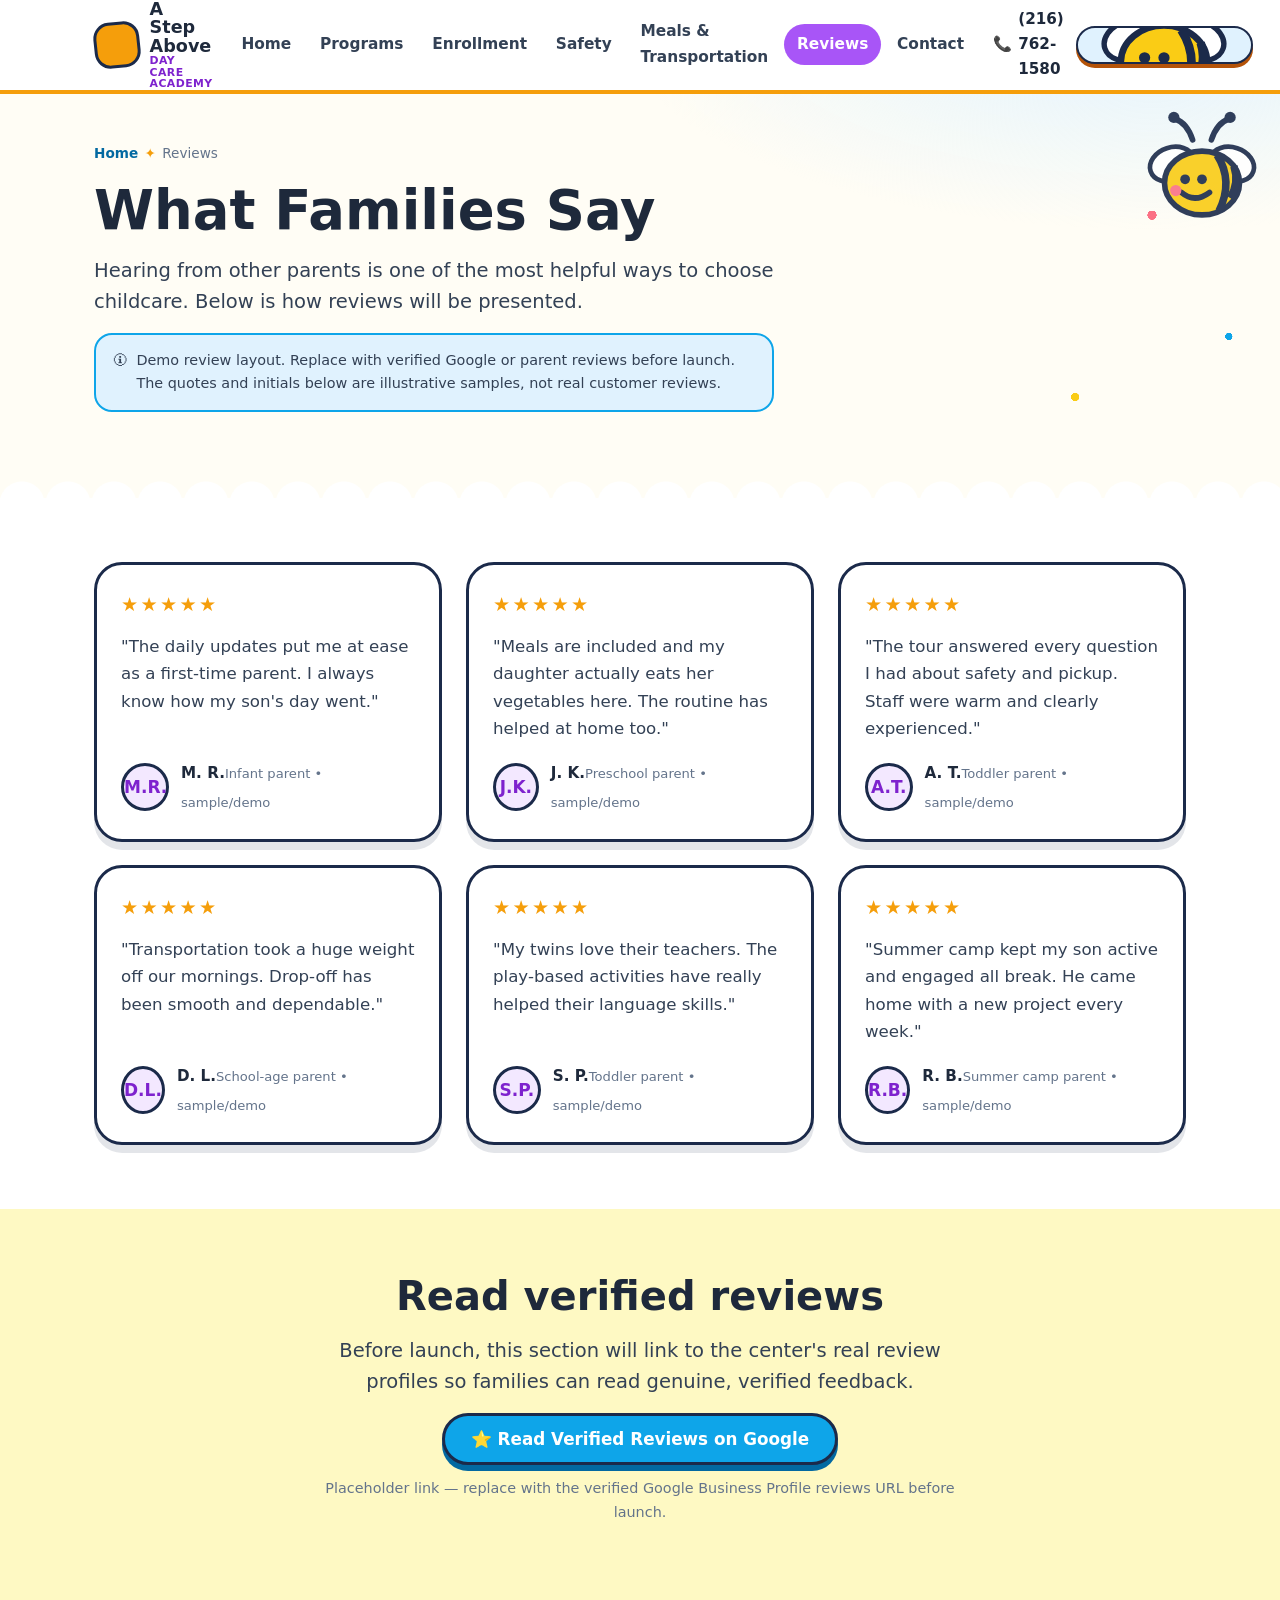
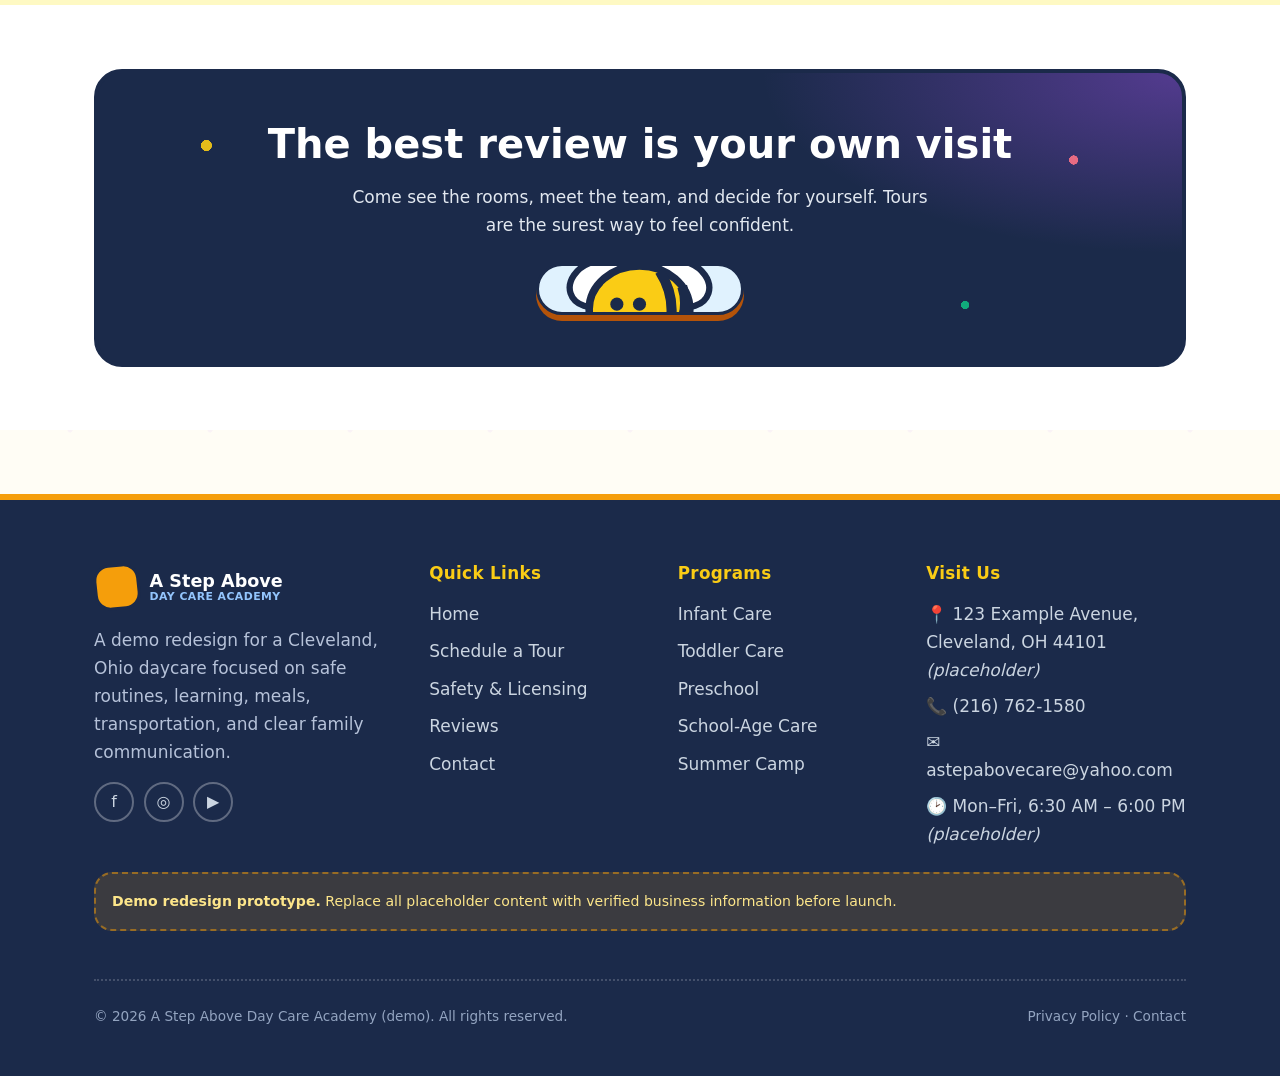
<file: reviews.html>
<!DOCTYPE html>
<html lang="en">
<head>
  <meta charset="UTF-8" />
  <meta name="viewport" content="width=device-width, initial-scale=1" />

  <title>Parent Reviews | A Step Above Day Care Academy — Cleveland, Ohio</title>
  <meta name="description" content="What families say about A Step Above Day Care Academy in Cleveland, Ohio. Sample review layout for a demo redesign — replace with verified Google and parent reviews before launch." />

  <meta property="og:type" content="website" />
  <meta property="og:title" content="Parent Reviews | A Step Above Day Care Academy" />
  <meta property="og:description" content="Read what Cleveland families say. Demo review layout — verified reviews to be added before launch." />
  <meta property="og:image" content="https://picsum.photos/seed/daycare-og-reviews/1200/630" />
  <meta property="og:url" content="https://daycare.perinet.org/reviews.html" />
  <meta name="twitter:card" content="summary_large_image" />

  <link rel="icon" href="data:image/svg+xml,%3Csvg xmlns='http://www.w3.org/2000/svg' viewBox='0 0 64 64'%3E%3Crect width='64' height='64' rx='14' fill='%23E0F2FE'/%3E%3Cg transform='translate(6 7) scale(0.8)'%3E%3Cpath d='M27 17 q-3 -9 -9 -11' fill='none' stroke='%231B2A4A' stroke-width='3' stroke-linecap='round'/%3E%3Cpath d='M37 17 q3 -9 9 -11' fill='none' stroke='%231B2A4A' stroke-width='3' stroke-linecap='round'/%3E%3Ccircle cx='17' cy='5' r='3' fill='%231B2A4A'/%3E%3Ccircle cx='47' cy='5' r='3' fill='%231B2A4A'/%3E%3Cellipse cx='16' cy='30' rx='12' ry='9' fill='%23fff' stroke='%231B2A4A' stroke-width='2.5' transform='rotate(-18 16 30)'/%3E%3Cellipse cx='48' cy='30' rx='12' ry='9' fill='%23fff' stroke='%231B2A4A' stroke-width='2.5' transform='rotate(18 48 30)'/%3E%3Cellipse cx='32' cy='40' rx='20' ry='17' fill='%23FACC15' stroke='%231B2A4A' stroke-width='3'/%3E%3Cpath d='M40 25 q9 14 1 30' fill='none' stroke='%231B2A4A' stroke-width='4'/%3E%3Cpath d='M49 31 q3 9 -2 17' fill='none' stroke='%231B2A4A' stroke-width='4'/%3E%3Ccircle cx='23' cy='38' r='2.6' fill='%231B2A4A'/%3E%3Ccircle cx='32' cy='38' r='2.6' fill='%231B2A4A'/%3E%3Cpath d='M21 45 q7 6 15 0' fill='none' stroke='%231B2A4A' stroke-width='3' stroke-linecap='round'/%3E%3Ccircle cx='18' cy='44' r='3' fill='%23FB7185'/%3E%3C/g%3E%3C/svg%3E" />

  <link rel="stylesheet" href="assets/css/styles.css" />
  <script src="assets/js/site.js" defer></script>
</head>
<body>
  <a class="skip-link" href="#main">Skip to main content</a>

  <header class="site-header">
    <div class="container header-inner">
      <a class="logo" href="index.html" aria-label="A Step Above Day Care Academy — home">
        <span class="logo-mark" aria-hidden="true">🐝</span>
        <span class="logo-text">A Step Above<small>Day Care Academy</small></span>
      </a>
      <button class="nav-toggle" aria-expanded="false" aria-controls="primary-nav" aria-label="Open navigation menu">
        <span aria-hidden="true"></span>
      </button>
      <nav class="main-nav" id="primary-nav" aria-label="Primary">
        <ul class="nav-list">
          <li><a href="index.html">Home</a></li>
          <li><a href="programs.html">Programs</a></li>
          <li><a href="enrollment.html">Enrollment</a></li>
          <li><a href="safety.html">Safety</a></li>
          <li><a href="meals-transportation.html">Meals &amp; Transportation</a></li>
          <li><a href="reviews.html">Reviews</a></li>
          <li><a href="contact.html">Contact</a></li>
        </ul>
        <div class="header-cta">
          <a class="header-phone" href="tel:+12167621580" aria-label="Call us at (216) 762-1580">📞 <span class="num">(216) 762-1580</span></a>
          <a class="btn btn--primary btn--sm" href="enrollment.html">Schedule a Tour</a>
        </div>
      </nav>
    </div>
  </header>

  <main id="main">

    <section class="page-hero">
      <div class="container">
        <nav class="breadcrumb" aria-label="Breadcrumb">
          <ol>
            <li><a href="index.html">Home</a></li>
            <li aria-current="page">Reviews</li>
          </ol>
        </nav>
        <h1>What Families Say</h1>
        <p class="lead">Hearing from other parents is one of the most helpful ways to choose childcare. Below is how reviews will be presented.</p>
        <p class="note note--demo" style="margin-top:1rem;max-width:680px">Demo review layout. Replace with verified Google or parent reviews before launch. The quotes and initials below are illustrative samples, not real customer reviews.</p>
      </div>
    </section>

    <!-- REVIEW CARDS -->
    <section class="section section--white">
      <div class="container">
        <div class="grid grid-3">
          <figure class="review-card reveal" style="margin:0">
            <div class="review-stars" aria-hidden="true">★★★★★</div>
            <figcaption class="sr-only">Sample review, rated 5 out of 5</figcaption>
            <blockquote>"The daily updates put me at ease as a first-time parent. I always know how my son's day went."</blockquote>
            <div class="review-author"><span class="review-avatar" aria-hidden="true">M.R.</span><span><span class="name">M. R.</span><span class="meta">Infant parent • sample/demo</span></span></div>
          </figure>
          <figure class="review-card reveal" style="margin:0">
            <div class="review-stars" aria-hidden="true">★★★★★</div>
            <figcaption class="sr-only">Sample review, rated 5 out of 5</figcaption>
            <blockquote>"Meals are included and my daughter actually eats her vegetables here. The routine has helped at home too."</blockquote>
            <div class="review-author"><span class="review-avatar" aria-hidden="true">J.K.</span><span><span class="name">J. K.</span><span class="meta">Preschool parent • sample/demo</span></span></div>
          </figure>
          <figure class="review-card reveal" style="margin:0">
            <div class="review-stars" aria-hidden="true">★★★★★</div>
            <figcaption class="sr-only">Sample review, rated 5 out of 5</figcaption>
            <blockquote>"The tour answered every question I had about safety and pickup. Staff were warm and clearly experienced."</blockquote>
            <div class="review-author"><span class="review-avatar" aria-hidden="true">A.T.</span><span><span class="name">A. T.</span><span class="meta">Toddler parent • sample/demo</span></span></div>
          </figure>
          <figure class="review-card reveal" style="margin:0">
            <div class="review-stars" aria-hidden="true">★★★★★</div>
            <figcaption class="sr-only">Sample review, rated 5 out of 5</figcaption>
            <blockquote>"Transportation took a huge weight off our mornings. Drop-off has been smooth and dependable."</blockquote>
            <div class="review-author"><span class="review-avatar" aria-hidden="true">D.L.</span><span><span class="name">D. L.</span><span class="meta">School-age parent • sample/demo</span></span></div>
          </figure>
          <figure class="review-card reveal" style="margin:0">
            <div class="review-stars" aria-hidden="true">★★★★★</div>
            <figcaption class="sr-only">Sample review, rated 5 out of 5</figcaption>
            <blockquote>"My twins love their teachers. The play-based activities have really helped their language skills."</blockquote>
            <div class="review-author"><span class="review-avatar" aria-hidden="true">S.P.</span><span><span class="name">S. P.</span><span class="meta">Toddler parent • sample/demo</span></span></div>
          </figure>
          <figure class="review-card reveal" style="margin:0">
            <div class="review-stars" aria-hidden="true">★★★★★</div>
            <figcaption class="sr-only">Sample review, rated 5 out of 5</figcaption>
            <blockquote>"Summer camp kept my son active and engaged all break. He came home with a new project every week."</blockquote>
            <div class="review-author"><span class="review-avatar" aria-hidden="true">R.B.</span><span><span class="name">R. B.</span><span class="meta">Summer camp parent • sample/demo</span></span></div>
          </figure>
        </div>
      </div>
    </section>

    <!-- GOOGLE REVIEW CTA -->
    <section class="section section--warm">
      <div class="container text-center" style="max-width:680px">
        <h2>Read verified reviews</h2>
        <p class="lead">Before launch, this section will link to the center's real review profiles so families can read genuine, verified feedback.</p>
        <div class="btn-row center" style="margin-top:1rem">
          <!-- Placeholder link — replace with the verified Google Business Profile reviews URL -->
          <a class="btn btn--sky" href="#" aria-label="Read verified reviews on Google (placeholder link)">⭐ Read Verified Reviews on Google</a>
        </div>
        <p class="small muted" style="margin-top:0.75rem">Placeholder link — replace with the verified Google Business Profile reviews URL before launch.</p>
      </div>
    </section>

    <!-- TRUST CTA -->
    <section class="section section--white">
      <div class="container">
        <div class="cta-band reveal">
          <h2>The best review is your own visit</h2>
          <p>Come see the rooms, meet the team, and decide for yourself. Tours are the surest way to feel confident.</p>
          <div class="btn-row center" style="margin-top:1.5rem">
            <a class="btn btn--primary" href="enrollment.html">Schedule a Tour</a>
          </div>
        </div>
      </div>
    </section>

  </main>

  <footer class="site-footer">
    <div class="container">
      <div class="footer-grid">
        <div class="footer-brand">
          <a class="logo" href="index.html" aria-label="A Step Above Day Care Academy — home">
            <span class="logo-mark" aria-hidden="true">🐝</span>
            <span class="logo-text">A Step Above<small>Day Care Academy</small></span>
          </a>
          <p>A demo redesign for a Cleveland, Ohio daycare focused on safe routines, learning, meals, transportation, and clear family communication.</p>
          <div class="footer-social" aria-label="Social media (placeholder links)">
            <a href="#" aria-label="Facebook (placeholder)">f</a>
            <a href="#" aria-label="Instagram (placeholder)">◎</a>
            <a href="#" aria-label="YouTube (placeholder)">▶</a>
          </div>
        </div>
        <nav aria-label="Quick links">
          <h4>Quick Links</h4>
          <ul class="footer-links">
            <li><a href="index.html">Home</a></li>
            <li><a href="enrollment.html">Schedule a Tour</a></li>
            <li><a href="safety.html">Safety &amp; Licensing</a></li>
            <li><a href="reviews.html">Reviews</a></li>
            <li><a href="contact.html">Contact</a></li>
          </ul>
        </nav>
        <nav aria-label="Programs">
          <h4>Programs</h4>
          <ul class="footer-links">
            <li><a href="programs.html#infant">Infant Care</a></li>
            <li><a href="programs.html#toddler">Toddler Care</a></li>
            <li><a href="programs.html#preschool">Preschool</a></li>
            <li><a href="programs.html#school-age">School-Age Care</a></li>
            <li><a href="programs.html#summer-camp">Summer Camp</a></li>
          </ul>
        </nav>
        <div class="footer-contact">
          <h4>Visit Us</h4>
          <p>📍 123 Example Avenue,<br />Cleveland, OH 44101 <em>(placeholder)</em></p>
          <p>📞 <a href="tel:+12167621580">(216) 762-1580</a></p>
          <p>✉️ <a href="mailto:astepabovecare@yahoo.com">astepabovecare@yahoo.com</a></p>
          <p>🕑 Mon–Fri, 6:30 AM – 6:00 PM <em>(placeholder)</em></p>
        </div>
      </div>
      <div class="footer-disclaimer">
        <strong>Demo redesign prototype.</strong> Replace all placeholder content with verified business information before launch.
      </div>
      <div class="footer-bottom">
        <p>© <span data-year>2026</span> A Step Above Day Care Academy (demo). All rights reserved.</p>
        <p><a href="privacy.html">Privacy Policy</a> · <a href="contact.html">Contact</a></p>
      </div>
    </div>
  </footer>
</body>
</html>
</file>
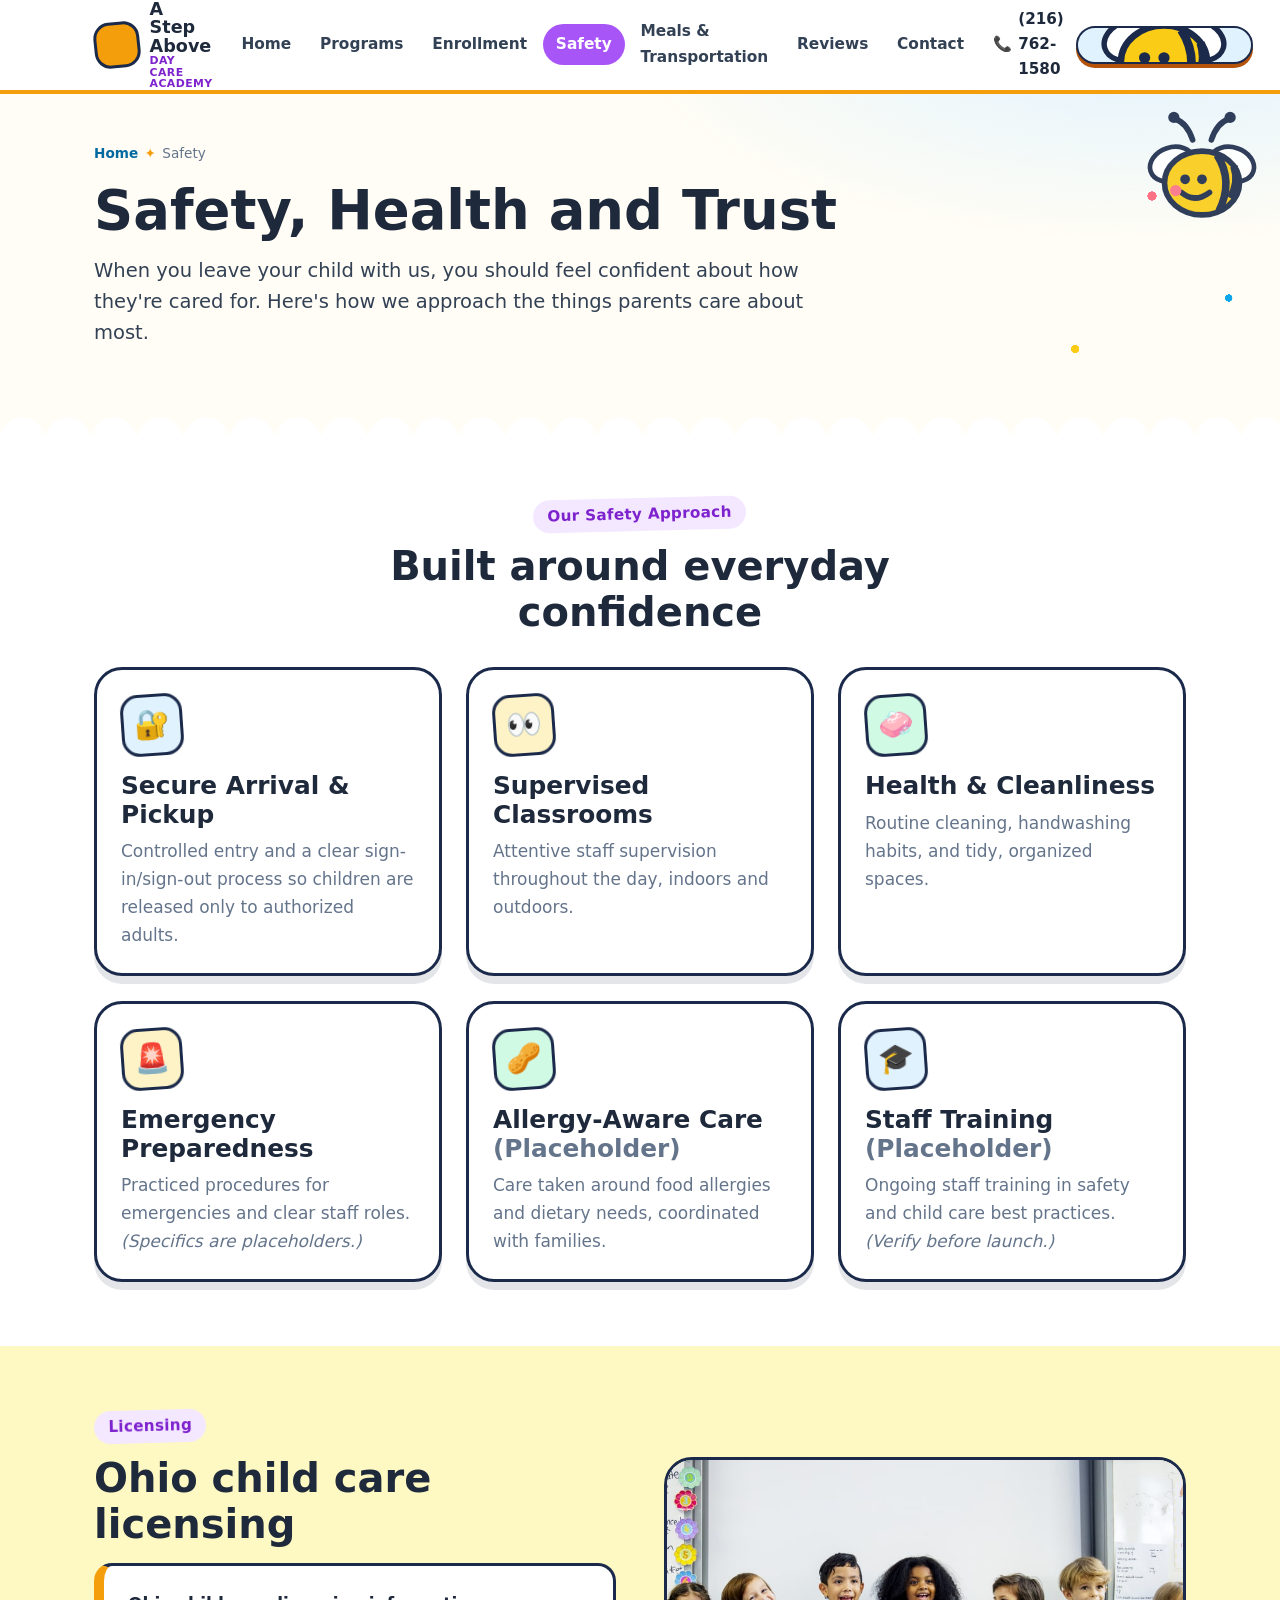
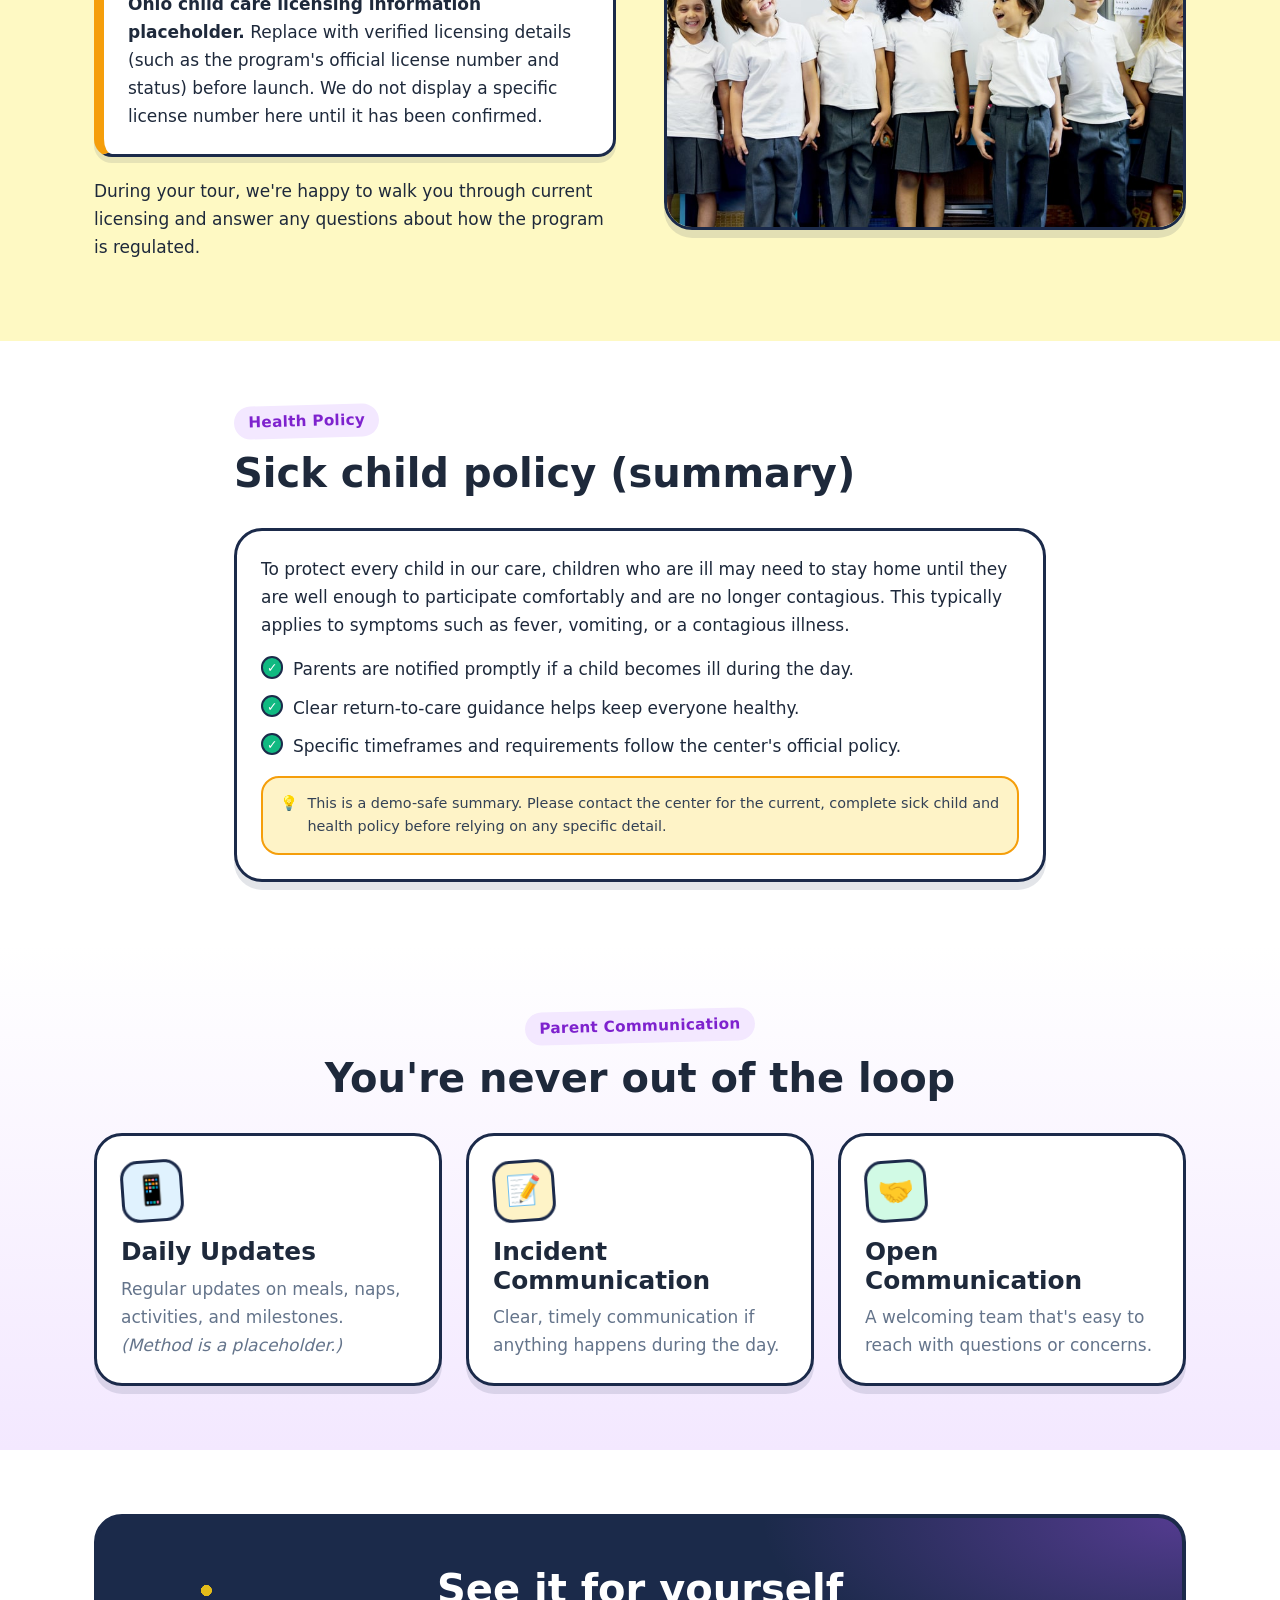
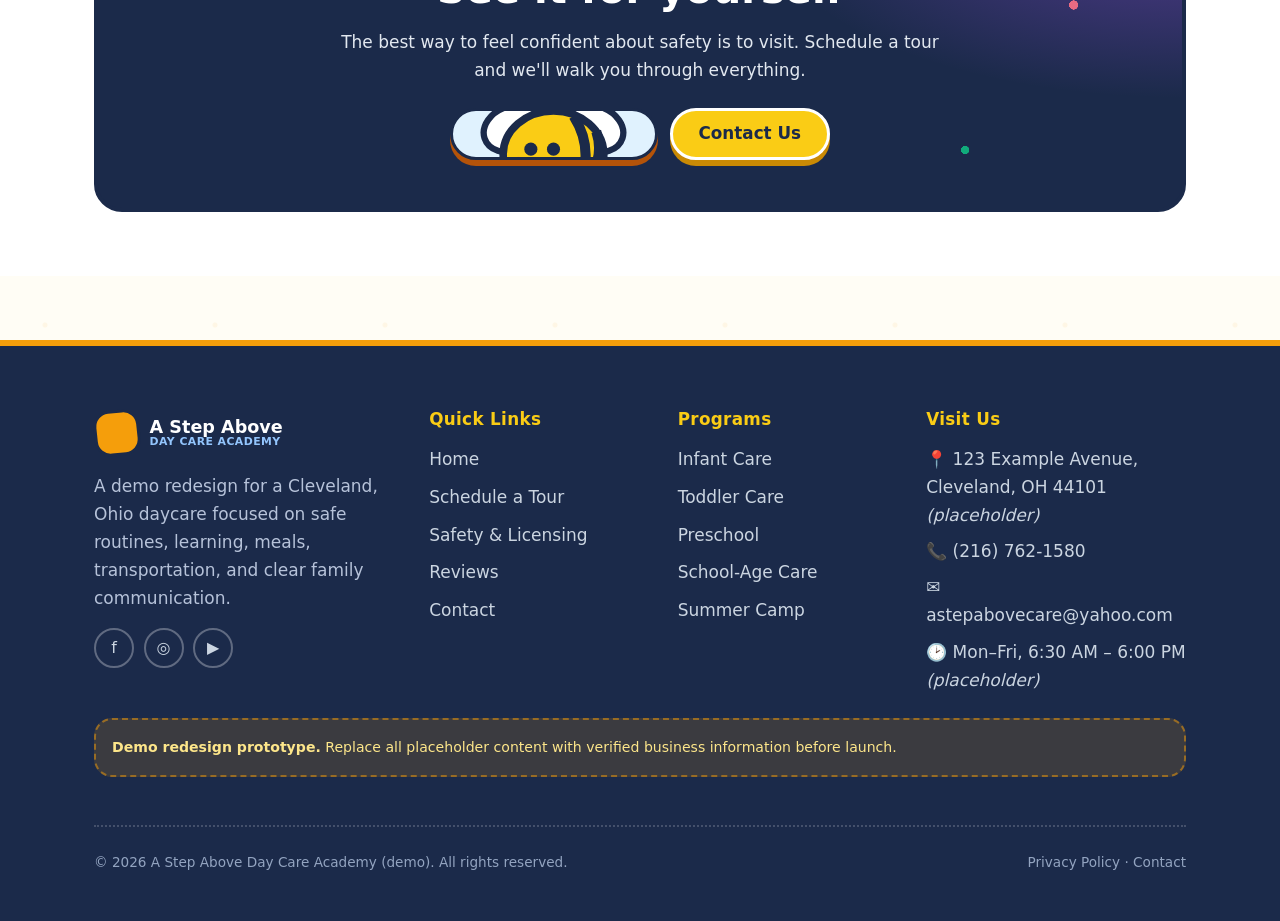
<file: safety.html>
<!DOCTYPE html>
<html lang="en">
<head>
  <meta charset="UTF-8" />
  <meta name="viewport" content="width=device-width, initial-scale=1" />

  <title>Safety, Health &amp; Licensing | A Step Above Day Care Academy</title>
  <meta name="description" content="How A Step Above Day Care Academy in Cleveland, Ohio approaches safety, health, supervision, emergency preparedness and licensing. Built for parent confidence. (Demo redesign.)" />

  <meta property="og:type" content="website" />
  <meta property="og:title" content="Safety, Health & Licensing | A Step Above Day Care Academy" />
  <meta property="og:description" content="Secure routines, supervised classrooms, health and cleanliness, and emergency preparedness for Cleveland families." />
  <meta property="og:image" content="https://picsum.photos/seed/daycare-og-safety/1200/630" />
  <meta property="og:url" content="https://daycare.perinet.org/safety.html" />
  <meta name="twitter:card" content="summary_large_image" />

  <link rel="icon" href="data:image/svg+xml,%3Csvg xmlns='http://www.w3.org/2000/svg' viewBox='0 0 64 64'%3E%3Crect width='64' height='64' rx='14' fill='%23E0F2FE'/%3E%3Cg transform='translate(6 7) scale(0.8)'%3E%3Cpath d='M27 17 q-3 -9 -9 -11' fill='none' stroke='%231B2A4A' stroke-width='3' stroke-linecap='round'/%3E%3Cpath d='M37 17 q3 -9 9 -11' fill='none' stroke='%231B2A4A' stroke-width='3' stroke-linecap='round'/%3E%3Ccircle cx='17' cy='5' r='3' fill='%231B2A4A'/%3E%3Ccircle cx='47' cy='5' r='3' fill='%231B2A4A'/%3E%3Cellipse cx='16' cy='30' rx='12' ry='9' fill='%23fff' stroke='%231B2A4A' stroke-width='2.5' transform='rotate(-18 16 30)'/%3E%3Cellipse cx='48' cy='30' rx='12' ry='9' fill='%23fff' stroke='%231B2A4A' stroke-width='2.5' transform='rotate(18 48 30)'/%3E%3Cellipse cx='32' cy='40' rx='20' ry='17' fill='%23FACC15' stroke='%231B2A4A' stroke-width='3'/%3E%3Cpath d='M40 25 q9 14 1 30' fill='none' stroke='%231B2A4A' stroke-width='4'/%3E%3Cpath d='M49 31 q3 9 -2 17' fill='none' stroke='%231B2A4A' stroke-width='4'/%3E%3Ccircle cx='23' cy='38' r='2.6' fill='%231B2A4A'/%3E%3Ccircle cx='32' cy='38' r='2.6' fill='%231B2A4A'/%3E%3Cpath d='M21 45 q7 6 15 0' fill='none' stroke='%231B2A4A' stroke-width='3' stroke-linecap='round'/%3E%3Ccircle cx='18' cy='44' r='3' fill='%23FB7185'/%3E%3C/g%3E%3C/svg%3E" />

  <link rel="stylesheet" href="assets/css/styles.css" />
  <script src="assets/js/site.js" defer></script>
</head>
<body>
  <a class="skip-link" href="#main">Skip to main content</a>

  <header class="site-header">
    <div class="container header-inner">
      <a class="logo" href="index.html" aria-label="A Step Above Day Care Academy — home">
        <span class="logo-mark" aria-hidden="true">🐝</span>
        <span class="logo-text">A Step Above<small>Day Care Academy</small></span>
      </a>
      <button class="nav-toggle" aria-expanded="false" aria-controls="primary-nav" aria-label="Open navigation menu">
        <span aria-hidden="true"></span>
      </button>
      <nav class="main-nav" id="primary-nav" aria-label="Primary">
        <ul class="nav-list">
          <li><a href="index.html">Home</a></li>
          <li><a href="programs.html">Programs</a></li>
          <li><a href="enrollment.html">Enrollment</a></li>
          <li><a href="safety.html">Safety</a></li>
          <li><a href="meals-transportation.html">Meals &amp; Transportation</a></li>
          <li><a href="reviews.html">Reviews</a></li>
          <li><a href="contact.html">Contact</a></li>
        </ul>
        <div class="header-cta">
          <a class="header-phone" href="tel:+12167621580" aria-label="Call us at (216) 762-1580">📞 <span class="num">(216) 762-1580</span></a>
          <a class="btn btn--primary btn--sm" href="enrollment.html">Schedule a Tour</a>
        </div>
      </nav>
    </div>
  </header>

  <main id="main">

    <section class="page-hero">
      <div class="container">
        <nav class="breadcrumb" aria-label="Breadcrumb">
          <ol>
            <li><a href="index.html">Home</a></li>
            <li aria-current="page">Safety</li>
          </ol>
        </nav>
        <h1>Safety, Health and Trust</h1>
        <p class="lead">When you leave your child with us, you should feel confident about how they're cared for. Here's how we approach the things parents care about most.</p>
      </div>
    </section>

    <!-- SAFETY PILLARS -->
    <section class="section section--white">
      <div class="container">
        <div class="section-head center">
          <p class="eyebrow">Our Safety Approach</p>
          <h2>Built around everyday confidence</h2>
        </div>
        <div class="grid grid-3">
          <div class="card reveal"><div class="card-icon sky" aria-hidden="true">🔐</div><h3>Secure Arrival &amp; Pickup</h3><p class="muted">Controlled entry and a clear sign-in/sign-out process so children are released only to authorized adults.</p></div>
          <div class="card reveal"><div class="card-icon" aria-hidden="true">👀</div><h3>Supervised Classrooms</h3><p class="muted">Attentive staff supervision throughout the day, indoors and outdoors.</p></div>
          <div class="card reveal"><div class="card-icon emerald" aria-hidden="true">🧼</div><h3>Health &amp; Cleanliness</h3><p class="muted">Routine cleaning, handwashing habits, and tidy, organized spaces.</p></div>
          <div class="card reveal"><div class="card-icon amber" aria-hidden="true">🚨</div><h3>Emergency Preparedness</h3><p class="muted">Practiced procedures for emergencies and clear staff roles. <em>(Specifics are placeholders.)</em></p></div>
          <div class="card reveal"><div class="card-icon emerald" aria-hidden="true">🥜</div><h3>Allergy-Aware Care <span class="muted">(Placeholder)</span></h3><p class="muted">Care taken around food allergies and dietary needs, coordinated with families.</p></div>
          <div class="card reveal"><div class="card-icon sky" aria-hidden="true">🎓</div><h3>Staff Training <span class="muted">(Placeholder)</span></h3><p class="muted">Ongoing staff training in safety and child care best practices. <em>(Verify before launch.)</em></p></div>
        </div>
      </div>
    </section>

    <!-- LICENSING -->
    <section class="section section--warm">
      <div class="container split">
        <div class="reveal">
          <p class="eyebrow">Licensing</p>
          <h2>Ohio child care licensing</h2>
          <div class="callout">
            <p style="margin:0"><strong>Ohio child care licensing information placeholder.</strong> Replace with verified licensing details (such as the program's official license number and status) before launch. We do not display a specific license number here until it has been confirmed.</p>
          </div>
          <p style="margin-top:1.25rem">During your tour, we're happy to walk you through current licensing and answer any questions about how the program is regulated.</p>
        </div>
        <div class="reveal">
          <div class="illus-frame"><img class="photo" src="assets/img/school.jpg" width="1000" height="580" loading="lazy" decoding="async" alt="Happy children at A Step Above Day Care Academy." /></div>
        </div>
      </div>
    </section>

    <!-- SICK CHILD POLICY -->
    <section class="section section--white">
      <div class="container" style="max-width:860px">
        <div class="section-head">
          <p class="eyebrow">Health Policy</p>
          <h2>Sick child policy (summary)</h2>
        </div>
        <div class="card reveal">
          <p>To protect every child in our care, children who are ill may need to stay home until they are well enough to participate comfortably and are no longer contagious. This typically applies to symptoms such as fever, vomiting, or a contagious illness.</p>
          <ul class="check-list">
            <li>Parents are notified promptly if a child becomes ill during the day.</li>
            <li>Clear return-to-care guidance helps keep everyone healthy.</li>
            <li>Specific timeframes and requirements follow the center's official policy.</li>
          </ul>
          <p class="note" style="margin-top:1rem">This is a demo-safe summary. Please contact the center for the current, complete sick child and health policy before relying on any specific detail.</p>
        </div>
      </div>
    </section>

    <!-- PARENT COMMUNICATION -->
    <section class="section section--soft">
      <div class="container">
        <div class="section-head center">
          <p class="eyebrow">Parent Communication</p>
          <h2>You're never out of the loop</h2>
        </div>
        <div class="grid grid-3">
          <div class="card reveal"><div class="card-icon sky" aria-hidden="true">📱</div><h3>Daily Updates</h3><p class="muted">Regular updates on meals, naps, activities, and milestones. <em>(Method is a placeholder.)</em></p></div>
          <div class="card reveal"><div class="card-icon amber" aria-hidden="true">📝</div><h3>Incident Communication</h3><p class="muted">Clear, timely communication if anything happens during the day.</p></div>
          <div class="card reveal"><div class="card-icon emerald" aria-hidden="true">🤝</div><h3>Open Communication</h3><p class="muted">A welcoming team that's easy to reach with questions or concerns.</p></div>
        </div>
      </div>
    </section>

    <!-- CTA -->
    <section class="section section--white">
      <div class="container">
        <div class="cta-band reveal">
          <h2>See it for yourself</h2>
          <p>The best way to feel confident about safety is to visit. Schedule a tour and we'll walk you through everything.</p>
          <div class="btn-row center" style="margin-top:1.5rem">
            <a class="btn btn--primary" href="enrollment.html">Schedule a Tour</a>
            <a class="btn btn--on-dark" href="contact.html">Contact Us</a>
          </div>
        </div>
      </div>
    </section>

  </main>

  <footer class="site-footer">
    <div class="container">
      <div class="footer-grid">
        <div class="footer-brand">
          <a class="logo" href="index.html" aria-label="A Step Above Day Care Academy — home">
            <span class="logo-mark" aria-hidden="true">🐝</span>
            <span class="logo-text">A Step Above<small>Day Care Academy</small></span>
          </a>
          <p>A demo redesign for a Cleveland, Ohio daycare focused on safe routines, learning, meals, transportation, and clear family communication.</p>
          <div class="footer-social" aria-label="Social media (placeholder links)">
            <a href="#" aria-label="Facebook (placeholder)">f</a>
            <a href="#" aria-label="Instagram (placeholder)">◎</a>
            <a href="#" aria-label="YouTube (placeholder)">▶</a>
          </div>
        </div>
        <nav aria-label="Quick links">
          <h4>Quick Links</h4>
          <ul class="footer-links">
            <li><a href="index.html">Home</a></li>
            <li><a href="enrollment.html">Schedule a Tour</a></li>
            <li><a href="safety.html">Safety &amp; Licensing</a></li>
            <li><a href="reviews.html">Reviews</a></li>
            <li><a href="contact.html">Contact</a></li>
          </ul>
        </nav>
        <nav aria-label="Programs">
          <h4>Programs</h4>
          <ul class="footer-links">
            <li><a href="programs.html#infant">Infant Care</a></li>
            <li><a href="programs.html#toddler">Toddler Care</a></li>
            <li><a href="programs.html#preschool">Preschool</a></li>
            <li><a href="programs.html#school-age">School-Age Care</a></li>
            <li><a href="programs.html#summer-camp">Summer Camp</a></li>
          </ul>
        </nav>
        <div class="footer-contact">
          <h4>Visit Us</h4>
          <p>📍 123 Example Avenue,<br />Cleveland, OH 44101 <em>(placeholder)</em></p>
          <p>📞 <a href="tel:+12167621580">(216) 762-1580</a></p>
          <p>✉️ <a href="mailto:astepabovecare@yahoo.com">astepabovecare@yahoo.com</a></p>
          <p>🕑 Mon–Fri, 6:30 AM – 6:00 PM <em>(placeholder)</em></p>
        </div>
      </div>
      <div class="footer-disclaimer">
        <strong>Demo redesign prototype.</strong> Replace all placeholder content with verified business information before launch.
      </div>
      <div class="footer-bottom">
        <p>© <span data-year>2026</span> A Step Above Day Care Academy (demo). All rights reserved.</p>
        <p><a href="privacy.html">Privacy Policy</a> · <a href="contact.html">Contact</a></p>
      </div>
    </div>
  </footer>
</body>
</html>
</file>
<file: assets/css/styles.css>
/* ==========================================================================
   A Step Above Day Care Academy — Demo Redesign
   styles.css  —  "PLAYFUL KID THEME" edition
   --------------------------------------------------------------------------
   Bright, friendly, child-forward — but still readable for parents.
   No frameworks, no external fonts (uses widely-installed comic/rounded
   system fonts for display, system-ui for body text).

   Sections:
     1.  Design tokens          11. Timeline (sample day)
     2.  Reset & base           12. Tabs
     3.  Layout helpers         13. Accordion
     4.  Typography             14. Forms
     5.  Buttons (sticker)      15. Reviews
     6.  Header & navigation    16. Map / location placeholders
     7.  Footer                 17. Utilities (notes, blobs, mascot, confetti)
     8.  Hero & page hero       18. Scroll reveal
     9.  Cards & grids          19. Responsive
     10. Trust badges           20. Focus / reduced motion / print
   ========================================================================== */

/* ==========================================================================
   1. DESIGN TOKENS
   ========================================================================== */
:root {
  /* Core brand palette */
  --amber: #F59E0B;
  --amber-strong: #B45309;
  --amber-soft: #FEF3C7;
  --sky: #0EA5E9;
  --sky-strong: #0369A1;
  --sky-soft: #E0F2FE;
  --emerald: #10B981;
  --emerald-strong: #047857;
  --emerald-soft: #D1FAE5;

  /* Extra playground colors (kid theme) */
  --rose: #FB7185;
  --rose-strong: #BE123C;
  --rose-soft: #FFE4E6;
  --purple: #A855F7;
  --purple-strong: #7E22CE;
  --purple-soft: #F3E8FF;
  --yellow: #FACC15;
  --yellow-soft: #FEF9C3;

  --slate: #1E293B;
  --slate-700: #334155;
  --slate-500: #64748B;
  --bg-warm: #FFFDF5;        /* slightly brighter, sunnier cream */
  --white: #FFFFFF;
  --border: #E2E8F0;
  --border-strong: #CBD5E1;
  --slate-900: #1B2A4A;      /* friendlier deep navy (footer/CTA) */
  --slate-800: #1E293B;

  /* Fonts — playful display + readable body */
  --font-display: "Comic Sans MS", "Comic Neue", "Chalkboard SE", "Marker Felt",
    "Segoe Print", "Baloo 2", system-ui, sans-serif;
  --font-sans: system-ui, -apple-system, "Segoe UI", Roboto, Helvetica, Arial,
    "Apple Color Emoji", "Segoe UI Emoji", sans-serif;

  /* Spacing */
  --space-1: 0.25rem; --space-2: 0.5rem; --space-3: 0.75rem; --space-4: 1rem;
  --space-5: 1.5rem; --space-6: 2rem; --space-7: 3rem; --space-8: 4rem; --space-9: 6rem;

  /* Radii — rounder for the toy/bubble feel */
  --radius-sm: 12px;
  --radius: 18px;
  --radius-lg: 28px;
  --radius-pill: 999px;

  /* Shadows */
  --shadow-sm: 0 2px 6px rgba(27, 42, 74, 0.08);
  --shadow: 0 10px 26px rgba(27, 42, 74, 0.12);
  --shadow-lg: 0 22px 50px rgba(27, 42, 74, 0.16);

  --container: 1140px;
  --header-h: 78px;
  --ease: cubic-bezier(0.34, 1.56, 0.64, 1); /* springy/bouncy easing */
}

/* ==========================================================================
   2. RESET & BASE
   ========================================================================== */
*, *::before, *::after { box-sizing: border-box; }

html {
  scroll-behavior: smooth;
  scroll-padding-top: calc(var(--header-h) + 16px);
  -webkit-text-size-adjust: 100%;
}

body {
  margin: 0;
  font-family: var(--font-sans);
  font-size: 1.0625rem;
  line-height: 1.65;
  color: var(--slate);
  /* sunny base + super-faint confetti dots that never hurt legibility */
  background-color: var(--bg-warm);
  background-image:
    radial-gradient(circle, rgba(168,85,247,0.06) 2px, transparent 3px),
    radial-gradient(circle, rgba(14,165,233,0.06) 2px, transparent 3px),
    radial-gradient(circle, rgba(245,158,11,0.07) 2px, transparent 3px);
  background-size: 140px 140px, 200px 200px, 170px 170px;
  background-position: 0 0, 70px 90px, 130px 40px;
  overflow-x: hidden;
  -webkit-font-smoothing: antialiased;
}

img { max-width: 100%; height: auto; display: block; }
a { color: var(--sky-strong); }
a:hover { color: var(--purple-strong); }
ul, ol { padding-left: 1.25rem; }
hr { border: 0; border-top: 3px dotted var(--border-strong); margin: var(--space-6) 0; }

.skip-link {
  position: absolute; left: -9999px; top: 0; z-index: 200;
  background: var(--purple-strong); color: #fff;
  padding: 0.75rem 1.25rem; border-radius: 0 0 var(--radius-sm) 0; font-weight: 700;
}
.skip-link:focus { left: 0; color: #fff; }

/* ==========================================================================
   3. LAYOUT HELPERS
   ========================================================================== */
.container { width: 100%; max-width: var(--container); margin-inline: auto; padding-inline: var(--space-5); }

.section { padding-block: var(--space-8); position: relative; }
.section--tight { padding-block: var(--space-7); }
.section--warm { background: var(--yellow-soft); }
.section--white { background: var(--white); }
.section--soft { background: linear-gradient(180deg, #fff 0%, var(--purple-soft) 100%); }

.section-head { max-width: 740px; margin-bottom: var(--space-6); }
.section-head.center { margin-inline: auto; text-align: center; }
.eyebrow {
  display: inline-block;
  font-family: var(--font-display);
  font-size: 0.95rem; font-weight: 700; letter-spacing: 0.02em;
  color: var(--purple-strong);
  background: var(--purple-soft);
  padding: 0.25rem 0.9rem; border-radius: var(--radius-pill);
  margin-bottom: var(--space-3);
  transform: rotate(-1.5deg);
}

.grid { display: grid; gap: var(--space-5); }
.grid-2 { grid-template-columns: repeat(2, 1fr); }
.grid-3 { grid-template-columns: repeat(3, 1fr); }
.grid-4 { grid-template-columns: repeat(4, 1fr); }

.split { display: grid; grid-template-columns: 1fr 1fr; gap: var(--space-7); align-items: center; }

.text-center { text-align: center; }
.muted { color: var(--slate-500); }
.visually-hidden, .sr-only {
  position: absolute !important; width: 1px; height: 1px;
  margin: -1px; padding: 0; border: 0; clip: rect(0 0 0 0);
  overflow: hidden; white-space: nowrap;
}

/* ==========================================================================
   4. TYPOGRAPHY  (playful display headings)
   ========================================================================== */
h1, h2, h3, h4 {
  font-family: var(--font-display);
  line-height: 1.15;
  color: var(--slate);
  margin: 0 0 var(--space-4);
  font-weight: 700;
  letter-spacing: 0;   /* comic fonts dislike tight tracking */
}
h1 { font-size: clamp(2.1rem, 5.2vw, 3.4rem); }
h2 { font-size: clamp(1.7rem, 3.8vw, 2.5rem); }
h3 { font-size: clamp(1.25rem, 2.3vw, 1.55rem); }
h4 { font-size: 1.15rem; }
p { margin: 0 0 var(--space-4); }
.lead { font-size: 1.22rem; color: var(--slate-700); line-height: 1.6; }
.small { font-size: 0.9rem; }

/* ==========================================================================
   5. BUTTONS — chunky "sticker / toy" buttons with a hard drop edge
   ========================================================================== */
.btn {
  display: inline-flex; align-items: center; justify-content: center; gap: 0.5rem;
  padding: 0.9rem 1.6rem;
  border-radius: var(--radius-pill);
  font-family: var(--font-display);
  font-weight: 700; font-size: 1.05rem; line-height: 1;
  text-decoration: none; border: 3px solid var(--slate-900);
  cursor: pointer; white-space: nowrap;
  transition: transform 0.15s var(--ease), box-shadow 0.15s var(--ease),
    background-color 0.2s ease;
}
.btn:hover { transform: translateY(-3px) rotate(-1deg); }
.btn:active { transform: translateY(2px); }

.btn--primary { background: var(--sky-soft) url("data:image/svg+xml,%3Csvg xmlns='http://www.w3.org/2000/svg' viewBox='0 0 64 64'%3E%3Cpath d='M27 17 q-3 -9 -9 -11' fill='none' stroke='%231B2A4A' stroke-width='3' stroke-linecap='round'/%3E%3Cpath d='M37 17 q3 -9 9 -11' fill='none' stroke='%231B2A4A' stroke-width='3' stroke-linecap='round'/%3E%3Ccircle cx='17' cy='5' r='3' fill='%231B2A4A'/%3E%3Ccircle cx='47' cy='5' r='3' fill='%231B2A4A'/%3E%3Cellipse cx='16' cy='30' rx='12' ry='9' fill='%23fff' stroke='%231B2A4A' stroke-width='2.5' transform='rotate(-18 16 30)'/%3E%3Cellipse cx='48' cy='30' rx='12' ry='9' fill='%23fff' stroke='%231B2A4A' stroke-width='2.5' transform='rotate(18 48 30)'/%3E%3Cellipse cx='32' cy='40' rx='20' ry='17' fill='%23FACC15' stroke='%231B2A4A' stroke-width='3'/%3E%3Cpath d='M40 25 q9 14 1 30' fill='none' stroke='%231B2A4A' stroke-width='4'/%3E%3Cpath d='M49 31 q3 9 -2 17' fill='none' stroke='%231B2A4A' stroke-width='4'/%3E%3Ccircle cx='23' cy='38' r='2.6' fill='%231B2A4A'/%3E%3Ccircle cx='32' cy='38' r='2.6' fill='%231B2A4A'/%3E%3Cpath d='M21 45 q7 6 15 0' fill='none' stroke='%231B2A4A' stroke-width='3' stroke-linecap='round'/%3E%3Ccircle cx='18' cy='44' r='3' fill='%23FB7185'/%3E%3C/svg%3E") center / 80% no-repeat; color: transparent; box-shadow: 0 6px 0 var(--amber-strong); }
.btn--primary:hover { background: #FBBF24; box-shadow: 0 9px 0 var(--amber-strong); color: var(--slate-900); }
.btn--primary:active { box-shadow: 0 3px 0 var(--amber-strong); }

.btn--sky { background: var(--sky); color: #fff; box-shadow: 0 6px 0 var(--sky-strong); }
.btn--sky:hover { background: #38BDF8; box-shadow: 0 9px 0 var(--sky-strong); color: #fff; }
.btn--sky:active { box-shadow: 0 3px 0 var(--sky-strong); }

.btn--ghost { background: #fff; color: var(--slate-900); box-shadow: 0 6px 0 var(--border-strong); }
.btn--ghost:hover { background: var(--purple-soft); box-shadow: 0 9px 0 var(--purple); color: var(--slate-900); }
.btn--ghost:active { box-shadow: 0 3px 0 var(--border-strong); }

.btn--on-dark { background: var(--yellow); color: var(--slate-900); border-color: #fff; box-shadow: 0 6px 0 #CA8A04; }
.btn--on-dark:hover { background: #FDE047; box-shadow: 0 9px 0 #CA8A04; color: var(--slate-900); }

.btn--block { width: 100%; }
.btn--sm { padding: 0.6rem 1.15rem; font-size: 0.95rem; border-width: 2px; }
.btn--sm.btn--primary { box-shadow: 0 4px 0 var(--amber-strong); }
.btn--sm.btn--sky { box-shadow: 0 4px 0 var(--sky-strong); }
.btn--sm.btn--ghost { box-shadow: 0 4px 0 var(--border-strong); }

.btn-row { display: flex; flex-wrap: wrap; gap: var(--space-3); }
.btn-row.center { justify-content: center; }

/* ==========================================================================
   6. HEADER & NAVIGATION
   ========================================================================== */
.site-header {
  position: sticky; top: 0; z-index: 100;
  background: rgba(255, 255, 255, 0.96);
  backdrop-filter: saturate(180%) blur(10px);
  border-bottom: 4px solid var(--amber);
}
.header-inner { display: flex; align-items: center; justify-content: space-between; gap: var(--space-4); min-height: var(--header-h); }

.logo { display: inline-flex; align-items: center; gap: 0.6rem; text-decoration: none; color: var(--slate); font-family: var(--font-display); font-weight: 700; font-size: 1.1rem; line-height: 1.05; }
.logo:hover { color: var(--slate); }
.logo .logo-mark {
  flex: 0 0 auto; width: 46px; height: 46px;
  display: grid; place-items: center;
  background: var(--amber); color: var(--slate-900);
  border: 3px solid var(--slate-900);
  border-radius: 16px; font-size: 0;
  transform: rotate(-6deg);
  transition: transform 0.2s var(--ease);
}
.logo:hover .logo-mark { transform: rotate(6deg) scale(1.05); }
.logo .logo-text small { display: block; font-family: var(--font-sans); font-size: 0.68rem; font-weight: 700; letter-spacing: 0.04em; color: var(--purple-strong); text-transform: uppercase; }

.main-nav { display: flex; align-items: center; gap: var(--space-4); }
.nav-list { display: flex; align-items: center; gap: 0.2rem; list-style: none; margin: 0; padding: 0; }
.nav-list a { display: block; padding: 0.5rem 0.8rem; border-radius: var(--radius-pill); text-decoration: none; color: var(--slate-700); font-weight: 700; font-size: 0.96rem; }
.nav-list a:hover { background: var(--sky-soft); color: var(--sky-strong); }
.nav-list a[aria-current="page"] { color: #fff; background: var(--purple); }

.header-cta { display: flex; align-items: center; gap: var(--space-3); }
.header-phone { display: inline-flex; align-items: center; gap: 0.4rem; font-weight: 700; text-decoration: none; color: var(--slate); font-size: 0.95rem; }
.header-phone:hover { color: var(--sky-strong); }

.nav-toggle {
  display: none; flex: 0 0 auto; width: 48px; height: 48px;
  border: 3px solid var(--slate-900); background: var(--yellow);
  border-radius: 14px; cursor: pointer; padding: 0;
}
.nav-toggle span, .nav-toggle span::before, .nav-toggle span::after {
  display: block; width: 22px; height: 3px; background: var(--slate-900);
  margin-inline: auto; position: relative; border-radius: 3px;
  transition: transform 0.2s var(--ease), opacity 0.2s var(--ease);
}
.nav-toggle span::before, .nav-toggle span::after { content: ""; position: absolute; left: 0; }
.nav-toggle span::before { top: -7px; }
.nav-toggle span::after { top: 7px; }
.nav-toggle[aria-expanded="true"] span { background: transparent; }
.nav-toggle[aria-expanded="true"] span::before { transform: translateY(7px) rotate(45deg); }
.nav-toggle[aria-expanded="true"] span::after { transform: translateY(-7px) rotate(-45deg); }

/* ==========================================================================
   7. FOOTER
   ========================================================================== */
.site-footer {
  position: relative;
  background: var(--slate-900);
  color: #CBD5E1;
  padding-block: var(--space-8) var(--space-6);
  margin-top: var(--space-8);
  border-top: 6px solid var(--amber);
}
.footer-grid { display: grid; grid-template-columns: 1.4fr 1fr 1fr 1.2fr; gap: var(--space-6); }
.site-footer h4 { font-family: var(--font-display); color: var(--yellow); font-size: 1.05rem; letter-spacing: 0.02em; margin-bottom: var(--space-4); }
.site-footer a { color: #CBD5E1; text-decoration: none; }
.site-footer a:hover { color: #fff; text-decoration: underline; }
.footer-links { list-style: none; margin: 0; padding: 0; }
.footer-links li { margin-bottom: 0.6rem; }
.footer-brand .logo { color: #fff; margin-bottom: var(--space-4); }
.footer-brand .logo .logo-text { color: #fff; }
.footer-brand .logo .logo-text small { color: #93C5FD; }
.footer-brand p { color: #B6C2D9; max-width: 32ch; }
.footer-contact p { margin-bottom: 0.5rem; color: #CBD5E1; }
.footer-social { display: flex; gap: 0.6rem; margin-top: var(--space-3); }
.footer-social a { width: 40px; height: 40px; display: grid; place-items: center; border: 2px solid rgba(255,255,255,0.3); border-radius: 50%; font-size: 1rem; }
.footer-social a:hover { background: var(--purple); border-color: var(--purple); text-decoration: none; transform: translateY(-2px); transition: transform 0.15s var(--ease); }
.footer-bottom { margin-top: var(--space-7); padding-top: var(--space-5); border-top: 2px dotted rgba(255,255,255,0.18); display: flex; flex-wrap: wrap; gap: var(--space-3); justify-content: space-between; align-items: center; font-size: 0.85rem; color: #93A4C0; }
.footer-bottom a { color: #93A4C0; }
.footer-disclaimer { margin-top: var(--space-4); padding: var(--space-4); background: rgba(245,158,11,0.15); border: 2px dashed rgba(245,158,11,0.5); border-radius: var(--radius); color: #FDE68A; font-size: 0.88rem; }

/* ==========================================================================
   8. HERO & PAGE HERO  (confetti + cloud-scallop bottom edge)
   ========================================================================== */
.hero {
  position: relative;
  background:
    radial-gradient(14px 14px at 12% 28%, var(--rose) 45%, transparent 47%),
    radial-gradient(10px 10px at 88% 22%, var(--sky) 45%, transparent 47%),
    radial-gradient(12px 12px at 76% 70%, var(--emerald) 45%, transparent 47%),
    radial-gradient(9px 9px at 22% 78%, var(--purple) 45%, transparent 47%),
    radial-gradient(11px 11px at 50% 14%, var(--yellow) 45%, transparent 47%),
    radial-gradient(1100px 500px at 82% -10%, var(--sky-soft), transparent 60%),
    radial-gradient(900px 420px at 0% 110%, var(--purple-soft), transparent 55%),
    var(--bg-warm);
  padding-block: var(--space-8) calc(var(--space-8) + 22px);
  overflow: hidden;
}
.hero-grid { display: grid; grid-template-columns: 1.05fr 0.95fr; gap: var(--space-7); align-items: center; position: relative; z-index: 1; }
.hero h1 { margin-bottom: var(--space-4); }
.hero h1 .pop { color: var(--purple-strong); }
.hero .lead { margin-bottom: var(--space-5); }
.hero-cta { margin-bottom: var(--space-4); }
.hero-phone { display: inline-flex; align-items: center; gap: 0.5rem; font-weight: 700; color: var(--slate); text-decoration: none; }
.hero-phone:hover { color: var(--sky-strong); }

.hero-media {
  position: relative;
  border-radius: var(--radius-lg);
  aspect-ratio: 4 / 3;
}
.hero-media > img {
  width: 100%; height: 100%; object-fit: cover;
  border-radius: var(--radius-lg);
  border: 5px solid #fff;
  box-shadow: var(--shadow-lg);
  transform: rotate(2deg);
}
.hero-float {
  position: absolute; left: -8px; bottom: -14px;
  background: #fff; border: 3px solid var(--slate-900);
  border-radius: var(--radius-pill); padding: 0.55rem 1rem;
  box-shadow: var(--shadow); display: flex; align-items: center; gap: 0.6rem;
  font-family: var(--font-display); font-weight: 700; font-size: 0.92rem;
  transform: rotate(-3deg); z-index: 4;
}
.hero-float .dot { width: 12px; height: 12px; border-radius: 50%; background: var(--emerald); box-shadow: 0 0 0 5px var(--emerald-soft); }

/* Cloud-scallop bottom edge (next section is white everywhere) */
.hero::after, .page-hero::after {
  content: ""; position: absolute; left: 0; right: 0; bottom: -2px; height: 24px;
  background: radial-gradient(circle at 22px 28px, #fff 22px, transparent 23px) repeat-x;
  background-size: 46px 46px;
  z-index: 2;
}

/* Page hero (interior pages) */
.page-hero {
  position: relative;
  background:
    radial-gradient(10px 10px at 90% 30%, var(--rose) 45%, transparent 47%),
    radial-gradient(8px 8px at 96% 60%, var(--sky) 45%, transparent 47%),
    radial-gradient(9px 9px at 84% 75%, var(--yellow) 45%, transparent 47%),
    radial-gradient(900px 360px at 90% -20%, var(--sky-soft), transparent 60%),
    var(--bg-warm);
  padding-block: var(--space-7) calc(var(--space-7) + 22px);
  overflow: hidden;
}
.page-hero h1 { margin-bottom: var(--space-3); }
.page-hero .lead { max-width: 60ch; }
/* friendly smiling star doodle in the corner of every interior hero */
.page-hero::before {
  content: ""; position: absolute; top: 14px; right: 18px;
  width: 120px; height: 120px; opacity: 0.9; pointer-events: none; z-index: 0;
  background-image: url("data:image/svg+xml,%3Csvg xmlns='http://www.w3.org/2000/svg' viewBox='0 0 64 64'%3E%3Cpath d='M27 17 q-3 -9 -9 -11' fill='none' stroke='%231B2A4A' stroke-width='3' stroke-linecap='round'/%3E%3Cpath d='M37 17 q3 -9 9 -11' fill='none' stroke='%231B2A4A' stroke-width='3' stroke-linecap='round'/%3E%3Ccircle cx='17' cy='5' r='3' fill='%231B2A4A'/%3E%3Ccircle cx='47' cy='5' r='3' fill='%231B2A4A'/%3E%3Cellipse cx='16' cy='30' rx='12' ry='9' fill='%23fff' stroke='%231B2A4A' stroke-width='2.5' transform='rotate(-18 16 30)'/%3E%3Cellipse cx='48' cy='30' rx='12' ry='9' fill='%23fff' stroke='%231B2A4A' stroke-width='2.5' transform='rotate(18 48 30)'/%3E%3Cellipse cx='32' cy='40' rx='20' ry='17' fill='%23FACC15' stroke='%231B2A4A' stroke-width='3'/%3E%3Cpath d='M40 25 q9 14 1 30' fill='none' stroke='%231B2A4A' stroke-width='4'/%3E%3Cpath d='M49 31 q3 9 -2 17' fill='none' stroke='%231B2A4A' stroke-width='4'/%3E%3Ccircle cx='23' cy='38' r='2.6' fill='%231B2A4A'/%3E%3Ccircle cx='32' cy='38' r='2.6' fill='%231B2A4A'/%3E%3Cpath d='M21 45 q7 6 15 0' fill='none' stroke='%231B2A4A' stroke-width='3' stroke-linecap='round'/%3E%3Ccircle cx='18' cy='44' r='3' fill='%23FB7185'/%3E%3C/svg%3E");
  background-repeat: no-repeat; background-size: contain;
}
.page-hero .container { position: relative; z-index: 1; }

/* Breadcrumb */
.breadcrumb { font-size: 0.85rem; margin-bottom: var(--space-4); color: var(--slate-500); }
.breadcrumb ol { list-style: none; display: flex; flex-wrap: wrap; gap: 0.4rem; margin: 0; padding: 0; }
.breadcrumb li::after { content: "✦"; margin-left: 0.4rem; color: var(--amber); }
.breadcrumb li:last-child::after { content: ""; }
.breadcrumb a { text-decoration: none; font-weight: 700; }

/* ==========================================================================
   9. CARDS & GRIDS  (tilting, colorful sticker cards)
   ========================================================================== */
.card {
  background: #fff;
  border: 3px solid var(--slate-900);
  border-radius: var(--radius-lg);
  padding: var(--space-5);
  box-shadow: 0 8px 0 rgba(27,42,74,0.12);
  transition: transform 0.2s var(--ease), box-shadow 0.2s var(--ease);
  height: 100%;
}
.card--hover:hover { transform: translateY(-5px) rotate(-1deg); box-shadow: 0 14px 0 rgba(27,42,74,0.15); }
.card h3 { margin-bottom: var(--space-2); }
.card p:last-child { margin-bottom: 0; }

.card-icon {
  width: 62px; height: 62px; border-radius: 18px;
  display: grid; place-items: center; font-size: 1.8rem;
  margin-bottom: var(--space-4);
  border: 3px solid var(--slate-900);
  background: var(--amber-soft);
  transform: rotate(-4deg);
}
.card-icon.sky { background: var(--sky-soft); }
.card-icon.emerald { background: var(--emerald-soft); }
.card-icon.amber { background: var(--amber-soft); }
.card-icon.rose { background: var(--rose-soft); }
.card-icon.purple { background: var(--purple-soft); }
.card--hover:hover .card-icon { transform: rotate(6deg); transition: transform 0.2s var(--ease); }

.card-media { margin: calc(-1 * var(--space-5)) calc(-1 * var(--space-5)) var(--space-5); border-radius: var(--radius-lg) var(--radius-lg) 0 0; overflow: hidden; aspect-ratio: 3 / 2; background: var(--sky-soft); border-bottom: 3px solid var(--slate-900); }
.card-media img { width: 100%; height: 100%; object-fit: cover; }

/* ----- Themed inline-SVG illustrations (replace generic stock photos) -----
   Art lives here (one place to edit). Each placement uses a positioned
   wrapper (.card-media / .illus-frame / .hero-media) holding a .illus child. */
.card-media, .illus-frame, .hero-media { position: relative; }
.illus {
  position: absolute; inset: 0;
  background-position: center; background-size: cover; background-repeat: no-repeat;
}
.illus-frame {
  aspect-ratio: 7 / 5; border: 3px solid var(--slate-900);
  border-radius: var(--radius-lg); overflow: hidden;
  box-shadow: 0 8px 0 rgba(27,42,74,0.12);
}
.hero-media > .illus {
  border-radius: var(--radius-lg); border: 5px solid #fff;
  box-shadow: var(--shadow-lg); transform: rotate(2deg);
}

/* Real business photos (from the existing site) — mirror .illus placement */
.card-media .photo, .illus-frame .photo {
  position: absolute; inset: 0; width: 100%; height: 100%; object-fit: cover;
}
.hero-media > .photo {
  position: absolute; inset: 0; width: 100%; height: 100%; object-fit: cover;
  border-radius: var(--radius-lg); border: 5px solid #fff;
  box-shadow: var(--shadow-lg); transform: rotate(2deg);
}

.illus--classroom { background-image: url("data:image/svg+xml,%3Csvg xmlns='http://www.w3.org/2000/svg' viewBox='0 0 400 300'%3E%3Crect width='400' height='300' fill='%23E0F2FE'/%3E%3Crect y='238' width='400' height='62' fill='%23D1FAE5'/%3E%3Ccircle cx='58' cy='56' r='28' fill='%23FACC15' stroke='%231B2A4A' stroke-width='4'/%3E%3Cg stroke='%231B2A4A' stroke-width='3'%3E%3Cline x1='58' y1='14' x2='58' y2='2'/%3E%3Cline x1='16' y1='56' x2='4' y2='56'/%3E%3Cline x1='112' y1='56' x2='100' y2='56'/%3E%3C/g%3E%3Crect x='250' y='72' width='126' height='96' rx='8' fill='%23fff' stroke='%231B2A4A' stroke-width='4'/%3E%3Cg stroke='%231B2A4A' stroke-width='3'%3E%3Crect x='262' y='86' width='16' height='60' fill='%23FB7185'/%3E%3Crect x='282' y='86' width='16' height='60' fill='%230EA5E9'/%3E%3Crect x='302' y='86' width='16' height='60' fill='%2310B981'/%3E%3Crect x='322' y='86' width='16' height='60' fill='%23A855F7'/%3E%3C/g%3E%3Cline x1='252' y1='150' x2='374' y2='150' stroke='%231B2A4A' stroke-width='4'/%3E%3Cg stroke='%231B2A4A' stroke-width='4'%3E%3Crect x='60' y='196' width='48' height='48' rx='6' fill='%23F59E0B'/%3E%3Crect x='114' y='196' width='48' height='48' rx='6' fill='%230EA5E9'/%3E%3Crect x='87' y='150' width='48' height='46' rx='6' fill='%23FB7185'/%3E%3C/g%3E%3Ctext x='75' y='230' font-family='Arial' font-size='28' font-weight='bold' fill='%231B2A4A'%3EA%3C/text%3E%3Ctext x='130' y='230' font-family='Arial' font-size='28' font-weight='bold' fill='%23fff'%3EB%3C/text%3E%3Ctext x='101' y='184' font-family='Arial' font-size='26' font-weight='bold' fill='%23fff'%3EC%3C/text%3E%3C/svg%3E"); }

.illus--infant { background-image: url("data:image/svg+xml,%3Csvg xmlns='http://www.w3.org/2000/svg' viewBox='0 0 400 300'%3E%3Crect width='400' height='300' fill='%23F3E8FF'/%3E%3Cpath d='M332 96 a44 44 0 1 1 -20 -74 a34 34 0 1 0 20 74 z' fill='%23FACC15' stroke='%231B2A4A' stroke-width='4'/%3E%3Cg fill='%23A855F7'%3E%3Ccircle cx='80' cy='54' r='5'/%3E%3Ccircle cx='150' cy='34' r='4'/%3E%3Ccircle cx='250' cy='120' r='4'/%3E%3Ccircle cx='120' cy='110' r='3'/%3E%3C/g%3E%3Ccircle cx='176' cy='150' r='46' fill='%23FB7185' stroke='%231B2A4A' stroke-width='5'/%3E%3Ccircle cx='176' cy='150' r='17' fill='%23fff' stroke='%231B2A4A' stroke-width='4'/%3E%3Crect x='168' y='192' width='16' height='66' rx='8' fill='%230EA5E9' stroke='%231B2A4A' stroke-width='5'/%3E%3Cg transform='translate(250 244)' stroke='%231B2A4A' stroke-width='4'%3E%3Ccircle cx='0' cy='0' r='26' fill='%23fff'/%3E%3Ccircle cx='36' cy='-8' r='32' fill='%23fff'/%3E%3Ccircle cx='74' cy='0' r='24' fill='%23fff'/%3E%3Crect x='-26' y='2' width='126' height='40' fill='%23fff' stroke='none'/%3E%3C/g%3E%3C/svg%3E"); }

.illus--toddler { background-image: url("data:image/svg+xml,%3Csvg xmlns='http://www.w3.org/2000/svg' viewBox='0 0 400 300'%3E%3Crect width='400' height='300' fill='%23FEF3C7'/%3E%3Crect y='244' width='400' height='56' fill='%23FDE68A'/%3E%3Ccircle cx='320' cy='70' r='24' fill='%23FACC15' stroke='%231B2A4A' stroke-width='4'/%3E%3Cg stroke='%231B2A4A' stroke-width='4'%3E%3Crect x='90' y='196' width='54' height='52' rx='6' fill='%230EA5E9'/%3E%3Crect x='150' y='196' width='54' height='52' rx='6' fill='%23FB7185'/%3E%3Crect x='118' y='146' width='54' height='50' rx='6' fill='%2310B981'/%3E%3Ccircle cx='290' cy='214' r='40' fill='%23fff'/%3E%3C/g%3E%3Cpath d='M250 214 h80 M290 174 v80' stroke='%231B2A4A' stroke-width='4'/%3E%3Cpath d='M262 190 q28 24 56 0 M262 238 q28 -24 56 0' fill='none' stroke='%231B2A4A' stroke-width='4'/%3E%3Ctext x='104' y='232' font-family='Arial' font-size='26' font-weight='bold' fill='%23fff'%3E1%3C/text%3E%3Ctext x='166' y='232' font-family='Arial' font-size='26' font-weight='bold' fill='%23fff'%3E2%3C/text%3E%3Ctext x='134' y='182' font-family='Arial' font-size='26' font-weight='bold' fill='%23fff'%3E3%3C/text%3E%3C/svg%3E"); }

.illus--preschool { background-image: url("data:image/svg+xml,%3Csvg xmlns='http://www.w3.org/2000/svg' viewBox='0 0 400 300'%3E%3Crect width='400' height='300' fill='%23E0F2FE'/%3E%3Ccircle cx='70' cy='58' r='18' fill='%23A855F7' stroke='%231B2A4A' stroke-width='3'/%3E%3Crect x='300' y='40' width='34' height='34' rx='5' fill='%23FB7185' stroke='%231B2A4A' stroke-width='3' transform='rotate(12 317 57)'/%3E%3Cpolygon points='200,28 218,62 182,62' fill='%2310B981' stroke='%231B2A4A' stroke-width='3'/%3E%3Cpath d='M60 230 q70 -30 140 0 q70 -30 140 0 v-110 q-70 -30 -140 0 q-70 -30 -140 0 z' fill='%23fff' stroke='%231B2A4A' stroke-width='5'/%3E%3Cline x1='200' y1='120' x2='200' y2='230' stroke='%231B2A4A' stroke-width='5'/%3E%3Cg stroke='%230EA5E9' stroke-width='4'%3E%3Cline x1='92' y1='150' x2='176' y2='138'/%3E%3Cline x1='92' y1='170' x2='176' y2='158'/%3E%3Cline x1='92' y1='190' x2='176' y2='178'/%3E%3C/g%3E%3Cg stroke='%23FB7185' stroke-width='4'%3E%3Cline x1='224' y1='138' x2='308' y2='150'/%3E%3Cline x1='224' y1='158' x2='308' y2='170'/%3E%3Cline x1='224' y1='178' x2='308' y2='190'/%3E%3C/g%3E%3Cg transform='rotate(35 320 210)'%3E%3Crect x='292' y='198' width='86' height='20' rx='3' fill='%23FACC15' stroke='%231B2A4A' stroke-width='4'/%3E%3Cpolygon points='378,198 396,208 378,218' fill='%23FB7185' stroke='%231B2A4A' stroke-width='4'/%3E%3C/g%3E%3C/svg%3E"); }

.illus--schoolage { background-image: url("data:image/svg+xml,%3Csvg xmlns='http://www.w3.org/2000/svg' viewBox='0 0 400 300'%3E%3Crect width='400' height='300' fill='%23D1FAE5'/%3E%3Crect x='110' y='112' width='120' height='148' rx='28' fill='%230EA5E9' stroke='%231B2A4A' stroke-width='5'/%3E%3Cpath d='M132 132 q38 -36 76 0' fill='none' stroke='%231B2A4A' stroke-width='5'/%3E%3Crect x='140' y='150' width='60' height='58' rx='12' fill='%23fff' stroke='%231B2A4A' stroke-width='4'/%3E%3Crect x='150' y='220' width='40' height='30' rx='8' fill='%23FACC15' stroke='%231B2A4A' stroke-width='4'/%3E%3Cg transform='rotate(-28 300 150)'%3E%3Crect x='250' y='140' width='100' height='22' rx='3' fill='%23FB7185' stroke='%231B2A4A' stroke-width='4'/%3E%3Cpolygon points='350,140 372,151 350,162' fill='%23FACC15' stroke='%231B2A4A' stroke-width='4'/%3E%3C/g%3E%3Cg transform='rotate(20 300 242)'%3E%3Crect x='248' y='230' width='112' height='26' rx='4' fill='%23A855F7' stroke='%231B2A4A' stroke-width='4'/%3E%3Cg stroke='%231B2A4A' stroke-width='3'%3E%3Cline x1='264' y1='230' x2='264' y2='242'/%3E%3Cline x1='282' y1='230' x2='282' y2='242'/%3E%3Cline x1='300' y1='230' x2='300' y2='242'/%3E%3Cline x1='318' y1='230' x2='318' y2='242'/%3E%3Cline x1='336' y1='230' x2='336' y2='242'/%3E%3C/g%3E%3C/g%3E%3C/svg%3E"); }

.illus--summer { background-image: url("data:image/svg+xml,%3Csvg xmlns='http://www.w3.org/2000/svg' viewBox='0 0 400 300'%3E%3Crect width='400' height='300' fill='%23E0F2FE'/%3E%3Crect y='250' width='400' height='50' fill='%230EA5E9'/%3E%3Cpath d='M0 250 q50 -18 100 0 t100 0 t100 0 t100 0' fill='none' stroke='%23fff' stroke-width='4'/%3E%3Ccircle cx='320' cy='70' r='34' fill='%23FACC15' stroke='%231B2A4A' stroke-width='4'/%3E%3Cg stroke='%231B2A4A' stroke-width='3'%3E%3Cline x1='320' y1='18' x2='320' y2='6'/%3E%3Cline x1='268' y1='70' x2='256' y2='70'/%3E%3Cline x1='384' y1='70' x2='372' y2='70'/%3E%3Cline x1='283' y1='33' x2='275' y2='25'/%3E%3Cline x1='357' y1='33' x2='365' y2='25'/%3E%3C/g%3E%3Ccircle cx='110' cy='190' r='46' fill='%23fff' stroke='%231B2A4A' stroke-width='5'/%3E%3Cpath d='M64 190 h92 M110 144 v92' stroke='%231B2A4A' stroke-width='4'/%3E%3Cpath d='M74 168 q36 26 72 0 M74 212 q36 -26 72 0' fill='none' stroke='%231B2A4A' stroke-width='4'/%3E%3Crect x='220' y='150' width='16' height='100' rx='6' fill='%23B45309' stroke='%231B2A4A' stroke-width='4'/%3E%3Cg fill='%2310B981' stroke='%231B2A4A' stroke-width='4'%3E%3Cpath d='M228 152 q-50 -10 -64 18 q40 -18 64 -2z'/%3E%3Cpath d='M228 152 q50 -10 64 18 q-40 -18 -64 -2z'/%3E%3Cpath d='M228 152 q-20 -44 18 -56 q-6 36 -18 56z'/%3E%3C/g%3E%3C/svg%3E"); }

.illus--safety { background-image: url("data:image/svg+xml,%3Csvg xmlns='http://www.w3.org/2000/svg' viewBox='0 0 400 300'%3E%3Crect width='400' height='300' fill='%23D1FAE5'/%3E%3Cpath d='M200 40 l120 36 v70 q0 90 -120 124 q-120 -34 -120 -124 v-70 z' fill='%2310B981' stroke='%231B2A4A' stroke-width='6'/%3E%3Cpath d='M150 156 l34 34 l72 -78' fill='none' stroke='%23fff' stroke-width='14' stroke-linecap='round' stroke-linejoin='round'/%3E%3Cg transform='translate(62 66)'%3E%3Ccircle r='20' fill='%23FB7185' stroke='%231B2A4A' stroke-width='4'/%3E%3Cpath d='M0 -10 v20 M-10 0 h20' stroke='%23fff' stroke-width='6' stroke-linecap='round'/%3E%3C/g%3E%3C/svg%3E"); }

.illus--licensing { background-image: url("data:image/svg+xml,%3Csvg xmlns='http://www.w3.org/2000/svg' viewBox='0 0 400 300'%3E%3Crect width='400' height='300' fill='%23FEF9C3'/%3E%3Crect x='80' y='56' width='240' height='160' rx='10' fill='%23fff' stroke='%231B2A4A' stroke-width='5'/%3E%3Cline x1='110' y1='90' x2='250' y2='90' stroke='%230EA5E9' stroke-width='6' stroke-linecap='round'/%3E%3Cg stroke='%23CBD5E1' stroke-width='4' stroke-linecap='round'%3E%3Cline x1='110' y1='116' x2='290' y2='116'/%3E%3Cline x1='110' y1='136' x2='290' y2='136'/%3E%3Cline x1='110' y1='156' x2='250' y2='156'/%3E%3C/g%3E%3Cpath d='M236 224 l-12 46 l26 -16 l26 16 l-12 -46' fill='%23FB7185' stroke='%231B2A4A' stroke-width='4'/%3E%3Ccircle cx='250' cy='196' r='34' fill='%23FACC15' stroke='%231B2A4A' stroke-width='5'/%3E%3Cpath d='M236 196 l8 14 l18 -22' fill='none' stroke='%231B2A4A' stroke-width='5' stroke-linecap='round' stroke-linejoin='round'/%3E%3C/svg%3E"); }

.illus--meals { background-image: url("data:image/svg+xml,%3Csvg xmlns='http://www.w3.org/2000/svg' viewBox='0 0 400 300'%3E%3Crect width='400' height='300' fill='%23FFE4E6'/%3E%3Ccircle cx='200' cy='168' r='90' fill='%23fff' stroke='%231B2A4A' stroke-width='6'/%3E%3Ccircle cx='200' cy='168' r='62' fill='%23FEF3C7' stroke='%231B2A4A' stroke-width='3'/%3E%3Ccircle cx='190' cy='174' r='34' fill='%23FB7185' stroke='%231B2A4A' stroke-width='5'/%3E%3Ccircle cx='214' cy='174' r='30' fill='%23FB7185' stroke='%231B2A4A' stroke-width='5'/%3E%3Cpath d='M204 144 q-4 -14 -18 -12 q6 14 18 12z' fill='%2310B981' stroke='%231B2A4A' stroke-width='3'/%3E%3Cpath d='M205 145 q3 -15 18 -15' fill='none' stroke='%231B2A4A' stroke-width='4'/%3E%3Cg stroke='%231B2A4A' stroke-width='4' fill='none'%3E%3Cpath d='M72 108 v92'/%3E%3Cpath d='M62 108 v24 M82 108 v24'/%3E%3C/g%3E%3Crect x='300' y='150' width='56' height='66' rx='8' fill='%230EA5E9' stroke='%231B2A4A' stroke-width='5'/%3E%3Cpath d='M356 162 q22 6 0 30' fill='none' stroke='%231B2A4A' stroke-width='5'/%3E%3C/svg%3E"); }

.illus--transport { background-image: url("data:image/svg+xml,%3Csvg xmlns='http://www.w3.org/2000/svg' viewBox='0 0 400 300'%3E%3Crect width='400' height='300' fill='%23E0F2FE'/%3E%3Crect y='244' width='400' height='56' fill='%23D1FAE5'/%3E%3Crect x='48' y='104' width='304' height='130' rx='24' fill='%23FACC15' stroke='%231B2A4A' stroke-width='6'/%3E%3Cg fill='%23fff' stroke='%231B2A4A' stroke-width='4'%3E%3Crect x='70' y='126' width='46' height='42' rx='6'/%3E%3Crect x='126' y='126' width='46' height='42' rx='6'/%3E%3Crect x='182' y='126' width='46' height='42' rx='6'/%3E%3Crect x='238' y='126' width='46' height='42' rx='6'/%3E%3C/g%3E%3Crect x='298' y='126' width='40' height='90' rx='6' fill='%230EA5E9' stroke='%231B2A4A' stroke-width='4'/%3E%3Cline x1='48' y1='196' x2='352' y2='196' stroke='%231B2A4A' stroke-width='4'/%3E%3Ccircle cx='118' cy='236' r='26' fill='%231B2A4A'/%3E%3Ccircle cx='118' cy='236' r='11' fill='%23fff'/%3E%3Ccircle cx='286' cy='236' r='26' fill='%231B2A4A'/%3E%3Ccircle cx='286' cy='236' r='11' fill='%23fff'/%3E%3Crect x='42' y='150' width='12' height='22' rx='3' fill='%23FB7185' stroke='%231B2A4A' stroke-width='3'/%3E%3C/svg%3E"); }

.pill {
  display: inline-block; font-family: var(--font-display);
  font-size: 0.82rem; font-weight: 700; padding: 0.25rem 0.85rem;
  border-radius: var(--radius-pill); border: 2px solid var(--slate-900);
  background: var(--emerald-soft); color: var(--emerald-strong);
  margin-bottom: var(--space-3); transform: rotate(-1.5deg);
}
.pill.sky { background: var(--sky-soft); color: var(--sky-strong); }
.pill.amber { background: var(--amber-soft); color: var(--amber-strong); }
.pill.rose { background: var(--rose-soft); color: var(--rose-strong); }
.pill.purple { background: var(--purple-soft); color: var(--purple-strong); }

.card-link { display: inline-flex; align-items: center; gap: 0.35rem; font-family: var(--font-display); font-weight: 700; text-decoration: none; color: var(--purple-strong); margin-top: var(--space-3); }
.card-link:hover { gap: 0.65rem; color: var(--sky-strong); }

.check-list { list-style: none; padding: 0; margin: 0; }
.check-list li { position: relative; padding-left: 2rem; margin-bottom: 0.65rem; }
.check-list li::before {
  content: "✓"; position: absolute; left: 0; top: 1px;
  width: 1.4rem; height: 1.4rem; display: grid; place-items: center;
  background: var(--emerald); color: #fff; border: 2px solid var(--slate-900);
  border-radius: 50%; font-size: 0.78rem; font-weight: 800;
}

/* ==========================================================================
   10. TRUST BADGES  (sticker chips)
   ========================================================================== */
.trust-badges { display: flex; flex-wrap: wrap; gap: 0.6rem; }
.trust-badges .badge {
  display: inline-flex; align-items: center; gap: 0.45rem;
  background: #fff; border: 2.5px solid var(--slate-900);
  border-radius: var(--radius-pill); padding: 0.5rem 0.95rem;
  font-size: 0.85rem; font-weight: 700; box-shadow: 0 4px 0 rgba(27,42,74,0.12);
}
.trust-badges .badge:nth-child(1) { transform: rotate(-2deg); }
.trust-badges .badge:nth-child(2) { transform: rotate(1.5deg); }
.trust-badges .badge:nth-child(3) { transform: rotate(-1deg); }
.trust-badges .badge:nth-child(4) { transform: rotate(2deg); }
.trust-badges .badge span { font-size: 1.05rem; }

/* ==========================================================================
   11. TIMELINE
   ========================================================================== */
.timeline { position: relative; list-style: none; margin: 0; padding: 0; }
.timeline::before { content: ""; position: absolute; left: 19px; top: 8px; bottom: 8px; width: 4px; border-radius: 4px; background: repeating-linear-gradient(var(--amber) 0 10px, var(--sky) 10px 20px); }
.timeline li { position: relative; padding: 0 0 var(--space-5) 3.4rem; }
.timeline li:last-child { padding-bottom: 0; }
.timeline .time-dot { position: absolute; left: 6px; top: 0; width: 30px; height: 30px; border-radius: 50%; background: #fff; border: 3px solid var(--slate-900); display: grid; place-items: center; font-size: 0.85rem; z-index: 1; }
.timeline .time-label { font-family: var(--font-display); font-weight: 700; color: var(--slate); display: block; }
.timeline .time-note { color: var(--slate-500); font-size: 0.92rem; }
.timeline-wrap { background: #fff; border: 3px solid var(--slate-900); border-radius: var(--radius-lg); padding: var(--space-6); box-shadow: 0 8px 0 rgba(27,42,74,0.12); }

/* ==========================================================================
   12. TABS
   ========================================================================== */
.tabs__list { display: flex; flex-wrap: wrap; gap: 0.5rem; margin-bottom: var(--space-5); padding: 0; border: 0; }
.tabs__tab {
  appearance: none; font-family: var(--font-display);
  border: 3px solid var(--slate-900); background: #fff;
  padding: 0.6rem 1.15rem; font-weight: 700; font-size: 0.98rem;
  color: var(--slate-700); cursor: pointer; border-radius: var(--radius-pill);
  box-shadow: 0 4px 0 rgba(27,42,74,0.12);
}
.tabs__tab:hover { background: var(--sky-soft); }
.tabs__tab[aria-selected="true"] { color: #fff; background: var(--purple); box-shadow: 0 4px 0 var(--purple-strong); }
.tabs__panel[hidden] { display: none; }

/* ==========================================================================
   13. ACCORDION
   ========================================================================== */
.accordion { border: 3px solid var(--slate-900); border-radius: var(--radius); overflow: hidden; background: #fff; box-shadow: 0 8px 0 rgba(27,42,74,0.10); }
.accordion__item + .accordion__item { border-top: 3px solid var(--slate-900); }
.accordion__trigger {
  width: 100%; display: flex; align-items: center; justify-content: space-between; gap: 1rem;
  text-align: left; padding: 1.1rem 1.3rem; background: #fff; border: 0; cursor: pointer;
  font-family: var(--font-display); font-size: 1.1rem; font-weight: 700; color: var(--slate);
}
.accordion__trigger:hover { background: var(--yellow-soft); }
.accordion__trigger .icon {
  flex: 0 0 auto; width: 30px; height: 30px; display: grid; place-items: center;
  border-radius: 50%; border: 2px solid var(--slate-900);
  background: var(--amber); color: var(--slate-900); font-weight: 800;
  transition: transform 0.2s var(--ease);
}
.accordion__trigger[aria-expanded="true"] .icon { transform: rotate(135deg); background: var(--rose); }
.accordion__panel { padding: 0 1.3rem; }
.accordion__panel[hidden] { display: none; }
.accordion__panel-inner { padding-bottom: 1.2rem; color: var(--slate-700); }

/* ==========================================================================
   14. FORMS
   ========================================================================== */
.form-card { background: #fff; border: 3px solid var(--slate-900); border-radius: var(--radius-lg); padding: var(--space-6); box-shadow: 0 10px 0 rgba(27,42,74,0.12); }
.form-grid { display: grid; grid-template-columns: 1fr 1fr; gap: var(--space-4); }
.field { display: flex; flex-direction: column; gap: 0.35rem; margin-bottom: var(--space-2); }
.field.full { grid-column: 1 / -1; }
.field label { font-weight: 700; font-size: 0.94rem; color: var(--slate); }
.field .req { color: var(--rose-strong); }
.field input, .field select, .field textarea {
  font-family: inherit; font-size: 1rem; color: var(--slate); background: #fff;
  border: 2.5px solid var(--border-strong); border-radius: var(--radius-sm);
  padding: 0.72rem 0.9rem; width: 100%;
}
.field textarea { min-height: 120px; resize: vertical; }
.field input:focus, .field select:focus, .field textarea:focus {
  outline: none; border-color: var(--purple); box-shadow: 0 0 0 4px var(--purple-soft);
}
.field input[aria-invalid="true"], .field select[aria-invalid="true"], .field textarea[aria-invalid="true"] { border-color: #DC2626; background: #FEF2F2; }
.field .error { font-size: 0.85rem; font-weight: 700; color: #B91C1C; min-height: 1em; }
.field .hint { font-size: 0.82rem; color: var(--slate-500); }

.check-field { display: flex; align-items: flex-start; gap: 0.6rem; margin-bottom: var(--space-3); font-size: 0.92rem; color: var(--slate-700); }
.check-field input { margin-top: 0.2rem; width: 20px; height: 20px; flex: 0 0 auto; accent-color: var(--purple); }

.form-note { font-size: 0.86rem; color: var(--slate-700); background: var(--yellow-soft); border: 2px dashed var(--amber); border-radius: var(--radius-sm); padding: 0.8rem 1rem; margin-bottom: var(--space-4); }

.form-status { margin-top: var(--space-4); border-radius: var(--radius); padding: var(--space-4); font-weight: 700; border: 3px solid var(--slate-900); }
.form-status[hidden] { display: none; }
.form-status.is-success { background: var(--emerald-soft); color: var(--emerald-strong); }
.form-status.is-error { background: #FEF2F2; color: #B91C1C; }

.btn[aria-busy="true"] { opacity: 0.8; cursor: progress; }
.spinner { width: 16px; height: 16px; border: 3px solid rgba(27,42,74,0.3); border-top-color: var(--slate-900); border-radius: 50%; animation: spin 0.7s linear infinite; }
@keyframes spin { to { transform: rotate(360deg); } }

.sidebar-card { background: #fff; border: 3px solid var(--slate-900); border-radius: var(--radius-lg); padding: var(--space-5); box-shadow: 0 8px 0 rgba(27,42,74,0.12); margin-bottom: var(--space-5); }
.sidebar-card h3 { font-size: 1.2rem; }
.steps { list-style: none; counter-reset: step; padding: 0; margin: 0; }
.steps li { position: relative; padding-left: 2.7rem; margin-bottom: var(--space-3); }
.steps li::before { counter-increment: step; content: counter(step); position: absolute; left: 0; top: 0; width: 2rem; height: 2rem; display: grid; place-items: center; border-radius: 50%; border: 2px solid var(--slate-900); background: var(--sky); color: #fff; font-family: var(--font-display); font-weight: 800; font-size: 0.95rem; }

.process-grid { display: grid; grid-template-columns: repeat(4, 1fr); gap: var(--space-5); }
.process-card { background: #fff; border: 3px solid var(--slate-900); border-radius: var(--radius-lg); padding: var(--space-5); box-shadow: 0 8px 0 rgba(27,42,74,0.12); position: relative; }
.process-card:nth-child(odd) { transform: rotate(-1deg); }
.process-card:nth-child(even) { transform: rotate(1deg); }
.process-card .step-num { width: 46px; height: 46px; display: grid; place-items: center; border-radius: 50%; border: 3px solid var(--slate-900); background: var(--amber); color: var(--slate-900); font-family: var(--font-display); font-weight: 800; font-size: 1.2rem; margin-bottom: var(--space-3); }
.process-card:nth-child(2) .step-num { background: var(--sky); color: #fff; }
.process-card:nth-child(3) .step-num { background: var(--emerald); color: #fff; }
.process-card:nth-child(4) .step-num { background: var(--rose); color: #fff; }

/* ==========================================================================
   15. REVIEWS
   ========================================================================== */
.review-card { background: #fff; border: 3px solid var(--slate-900); border-radius: var(--radius-lg); padding: var(--space-5); box-shadow: 0 8px 0 rgba(27,42,74,0.12); display: flex; flex-direction: column; height: 100%; }
.review-card:nth-child(3n+1) { transform: rotate(-1deg); }
.review-card:nth-child(3n) { transform: rotate(1deg); }
.review-stars { color: var(--amber); font-size: 1.2rem; letter-spacing: 0.12em; margin-bottom: var(--space-3); }
.review-card blockquote { margin: 0 0 var(--space-4); font-size: 1.04rem; color: var(--slate-700); }
.review-author { display: flex; align-items: center; gap: 0.75rem; margin-top: auto; }
.review-avatar { width: 48px; height: 48px; border-radius: 50%; border: 3px solid var(--slate-900); display: grid; place-items: center; background: var(--purple-soft); color: var(--purple-strong); font-family: var(--font-display); font-weight: 800; }
.review-author .name { font-weight: 700; font-size: 0.95rem; }
.review-author .meta { font-size: 0.82rem; color: var(--slate-500); }

/* ==========================================================================
   16. MAP / LOCATION PLACEHOLDERS
   ========================================================================== */
.map-placeholder {
  position: relative; border-radius: var(--radius-lg);
  border: 3px dashed var(--slate-900);
  background: repeating-linear-gradient(45deg, #fff, #fff 18px, var(--sky-soft) 18px, var(--sky-soft) 36px);
  min-height: 320px; display: grid; place-items: center; text-align: center;
  padding: var(--space-5); color: var(--slate-700);
}
.map-placeholder .map-pin { font-size: 2.6rem; margin-bottom: 0.5rem; }
.map-placeholder strong { color: var(--slate); display: block; font-family: var(--font-display); }

.info-panel { background: #fff; border: 3px solid var(--slate-900); border-radius: var(--radius-lg); padding: var(--space-6); box-shadow: 0 8px 0 rgba(27,42,74,0.12); }
.info-row { display: flex; gap: 0.85rem; padding: 0.85rem 0; border-bottom: 2px dotted var(--border-strong); }
.info-row:last-child { border-bottom: 0; }
.info-row .info-ico { font-size: 1.4rem; flex: 0 0 auto; }
.info-row .info-label { font-family: var(--font-display); font-weight: 700; display: block; }
.info-row a { text-decoration: none; }

/* ==========================================================================
   17. UTILITIES (notes, blobs, mascot, confetti)
   ========================================================================== */
.note { display: flex; gap: 0.6rem; align-items: flex-start; font-size: 0.9rem; color: var(--slate-700); background: var(--amber-soft); border: 2px solid var(--amber); border-radius: var(--radius); padding: 0.85rem 1.05rem; }
.note::before { content: "💡"; flex: 0 0 auto; }
.note--demo { background: var(--sky-soft); border-color: var(--sky); }
.note--demo::before { content: "🛈"; }

.callout { background: #fff; border: 3px solid var(--slate-900); border-left: 10px solid var(--amber); border-radius: var(--radius); padding: var(--space-5); box-shadow: 0 6px 0 rgba(27,42,74,0.10); }

.cta-band {
  position: relative; overflow: hidden;
  background:
    radial-gradient(12px 12px at 10% 25%, rgba(250,204,21,0.9) 45%, transparent 47%),
    radial-gradient(10px 10px at 90% 30%, rgba(251,113,133,0.9) 45%, transparent 47%),
    radial-gradient(9px 9px at 80% 80%, rgba(16,185,129,0.9) 45%, transparent 47%),
    radial-gradient(700px 300px at 100% 0%, rgba(168,85,247,0.4), transparent 60%),
    var(--slate-900);
  color: #fff; border: 4px solid var(--slate-900);
  border-radius: var(--radius-lg); padding: var(--space-7); text-align: center;
}
.cta-band h2 { color: #fff; }
.cta-band p { color: #E2E8F0; max-width: 56ch; margin-inline: auto; }

.stats { display: grid; grid-template-columns: repeat(4, 1fr); gap: var(--space-5); }
.stat { text-align: center; }
.stat .num { font-family: var(--font-display); font-size: 2.2rem; font-weight: 800; color: var(--purple-strong); }
.stat .lbl { color: var(--slate-500); font-size: 0.9rem; }

/* Star mascot used in homepage hero */
.mascot { display: block; width: 100%; height: auto; }
.mascot-wrap { position: absolute; right: -12px; top: -30px; width: 116px; z-index: 5; animation: bob 3.5s ease-in-out infinite; }
@keyframes bob { 0%,100% { transform: translateY(0) rotate(-4deg); } 50% { transform: translateY(-10px) rotate(4deg); } }
.speech {
  position: absolute; left: -14px; top: 6px; z-index: 5;
  background: #fff; border: 3px solid var(--slate-900); border-radius: 16px;
  padding: 0.4rem 0.7rem; font-family: var(--font-display); font-weight: 700; font-size: 0.8rem;
  box-shadow: var(--shadow); transform: rotate(-4deg);
}
.speech::after { content: ""; position: absolute; left: 22px; bottom: -12px; border: 7px solid transparent; border-top-color: var(--slate-900); }

/* ==========================================================================
   18. SCROLL REVEAL
   ========================================================================== */
.reveal { opacity: 0; transform: translateY(20px); transition: opacity 0.6s var(--ease), transform 0.6s var(--ease); will-change: opacity, transform; }
.reveal.is-visible { opacity: 1; transform: none; }

/* ==========================================================================
   19. RESPONSIVE
   ========================================================================== */
@media (max-width: 1024px) {
  .footer-grid { grid-template-columns: 1fr 1fr; }
  .hero-grid { grid-template-columns: 1fr; }
  .hero-media { order: -1; margin-bottom: var(--space-4); }
  .process-grid { grid-template-columns: repeat(2, 1fr); }
}

@media (max-width: 860px) {
  :root { --header-h: 70px; }
  .nav-toggle { display: block; }
  .main-nav {
    position: fixed; inset: var(--header-h) 0 auto 0;
    flex-direction: column; align-items: stretch; gap: 0;
    background: #fff; border-bottom: 4px solid var(--amber);
    box-shadow: var(--shadow-lg); padding: var(--space-4);
    transform: translateY(-130%); transition: transform 0.3s var(--ease);
    max-height: calc(100vh - var(--header-h)); overflow-y: auto;
  }
  .main-nav.is-open { transform: translateY(0); }
  .nav-list { flex-direction: column; align-items: stretch; gap: 0.25rem; }
  .nav-list a { padding: 0.85rem 0.9rem; font-size: 1.08rem; }
  .header-cta { flex-direction: column; align-items: stretch; margin-top: var(--space-3); }
  .header-cta .btn { width: 100%; }
  .header-cta .header-phone { justify-content: center; padding: 0.5rem; }

  .grid-2, .grid-3, .grid-4 { grid-template-columns: 1fr; }
  .split { grid-template-columns: 1fr; gap: var(--space-6); }
  .form-grid { grid-template-columns: 1fr; }
  .stats { grid-template-columns: 1fr 1fr; }
  .footer-grid { grid-template-columns: 1fr; }
  .process-grid { grid-template-columns: 1fr; }
  .section { padding-block: var(--space-7); }
  .page-hero::before { width: 84px; height: 84px; opacity: 0.7; }
  .mascot-wrap { width: 90px; right: 4px; top: -20px; }
}

@media (min-width: 861px) and (max-width: 1024px) {
  .grid-3, .grid-4 { grid-template-columns: repeat(2, 1fr); }
}

@media (max-width: 480px) {
  body { font-size: 1rem; }
  .stats { grid-template-columns: 1fr; }
  .cta-band, .form-card, .info-panel { padding: var(--space-5); }
  .page-hero::before { display: none; }
}

/* ==========================================================================
   20. FOCUS / REDUCED MOTION / PRINT
   ========================================================================== */
:focus-visible { outline: 3px solid var(--purple); outline-offset: 3px; border-radius: 6px; }
a:focus-visible, button:focus-visible, input:focus-visible, select:focus-visible, textarea:focus-visible {
  outline: 3px solid var(--purple); outline-offset: 3px;
}

@media (prefers-reduced-motion: reduce) {
  html { scroll-behavior: auto; }
  *, *::before, *::after { animation-duration: 0.001ms !important; animation-iteration-count: 1 !important; transition-duration: 0.001ms !important; }
  .reveal { opacity: 1; transform: none; }
  .mascot-wrap { animation: none; }
}

@media print {
  .site-header, .site-footer, .cta-band, .nav-toggle, .mascot-wrap, .speech { display: none; }
  body { background: #fff; color: #000; }
  .card, .form-card { box-shadow: none; border: 1px solid #ccc; }
}
</file>
